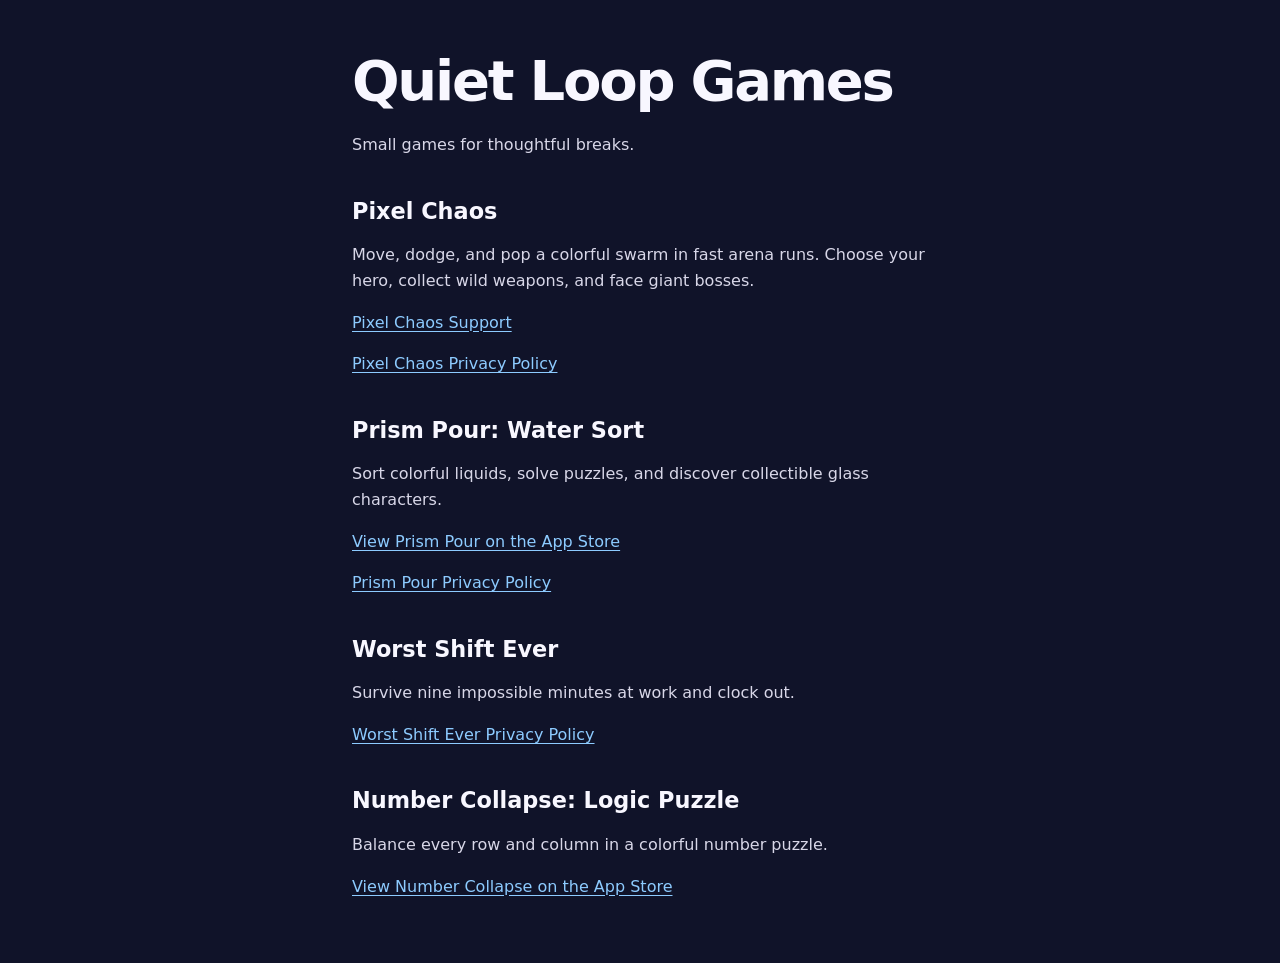
<file: index.html>
<!doctype html>
<html lang="en">
<head>
  <meta charset="utf-8">
  <meta name="viewport" content="width=device-width, initial-scale=1">
  <meta name="description" content="Quiet Loop Games creates colorful mobile games, including Pixel Chaos, Prism Pour, Worst Shift Ever, and Number Collapse.">
  <title>Quiet Loop Games</title>
  <style>
    :root { color-scheme: dark; font-family: system-ui, -apple-system, BlinkMacSystemFont, "Segoe UI", sans-serif; }
    body { margin: 0; min-height: 100vh; display: grid; place-items: center; background: #101329; color: #f8f7ff; }
    main { max-width: 36rem; padding: 3rem 1.5rem; }
    h1 { font-size: clamp(2rem, 8vw, 3.5rem); letter-spacing: -.04em; margin: 0 0 1.2rem; }
    h2 { font-size: 1.4rem; margin-top: 2.5rem; }
    p { line-height: 1.6; color: #d8d7e8; }
    a { color: #8dcbff; text-underline-offset: .2em; }
  </style>
</head>
<body>
  <main>
    <h1>Quiet Loop Games</h1>
    <p>Small games for thoughtful breaks.</p>
    <h2>Pixel Chaos</h2>
    <p>Move, dodge, and pop a colorful swarm in fast arena runs. Choose your hero, collect wild weapons, and face giant bosses.</p>
    <p><a href="https://quietloopgames.github.io/pixel-chaos-privacy-policy/support/">Pixel Chaos Support</a></p>
    <p><a href="https://quietloopgames.github.io/pixel-chaos-privacy-policy/">Pixel Chaos Privacy Policy</a></p>
    <h2>Prism Pour: Water Sort</h2>
    <p>Sort colorful liquids, solve puzzles, and discover collectible glass characters.</p>
    <p><a href="https://apps.apple.com/app/id6813909997">View Prism Pour on the App Store</a></p>
    <p><a href="https://quietloopgames.github.io/prism-pour-privacy-policy/">Prism Pour Privacy Policy</a></p>
    <h2>Worst Shift Ever</h2>
    <p>Survive nine impossible minutes at work and clock out.</p>
    <p><a href="https://quietloopgames.github.io/worst-shift-ever/privacy/">Worst Shift Ever Privacy Policy</a></p>
    <h2>Number Collapse: Logic Puzzle</h2>
    <p>Balance every row and column in a colorful number puzzle.</p>
    <p><a href="https://apps.apple.com/app/number-collapse-logic-puzzle/id6814004772">View Number Collapse on the App Store</a></p>
  </main>
</body>
</html>
</file>
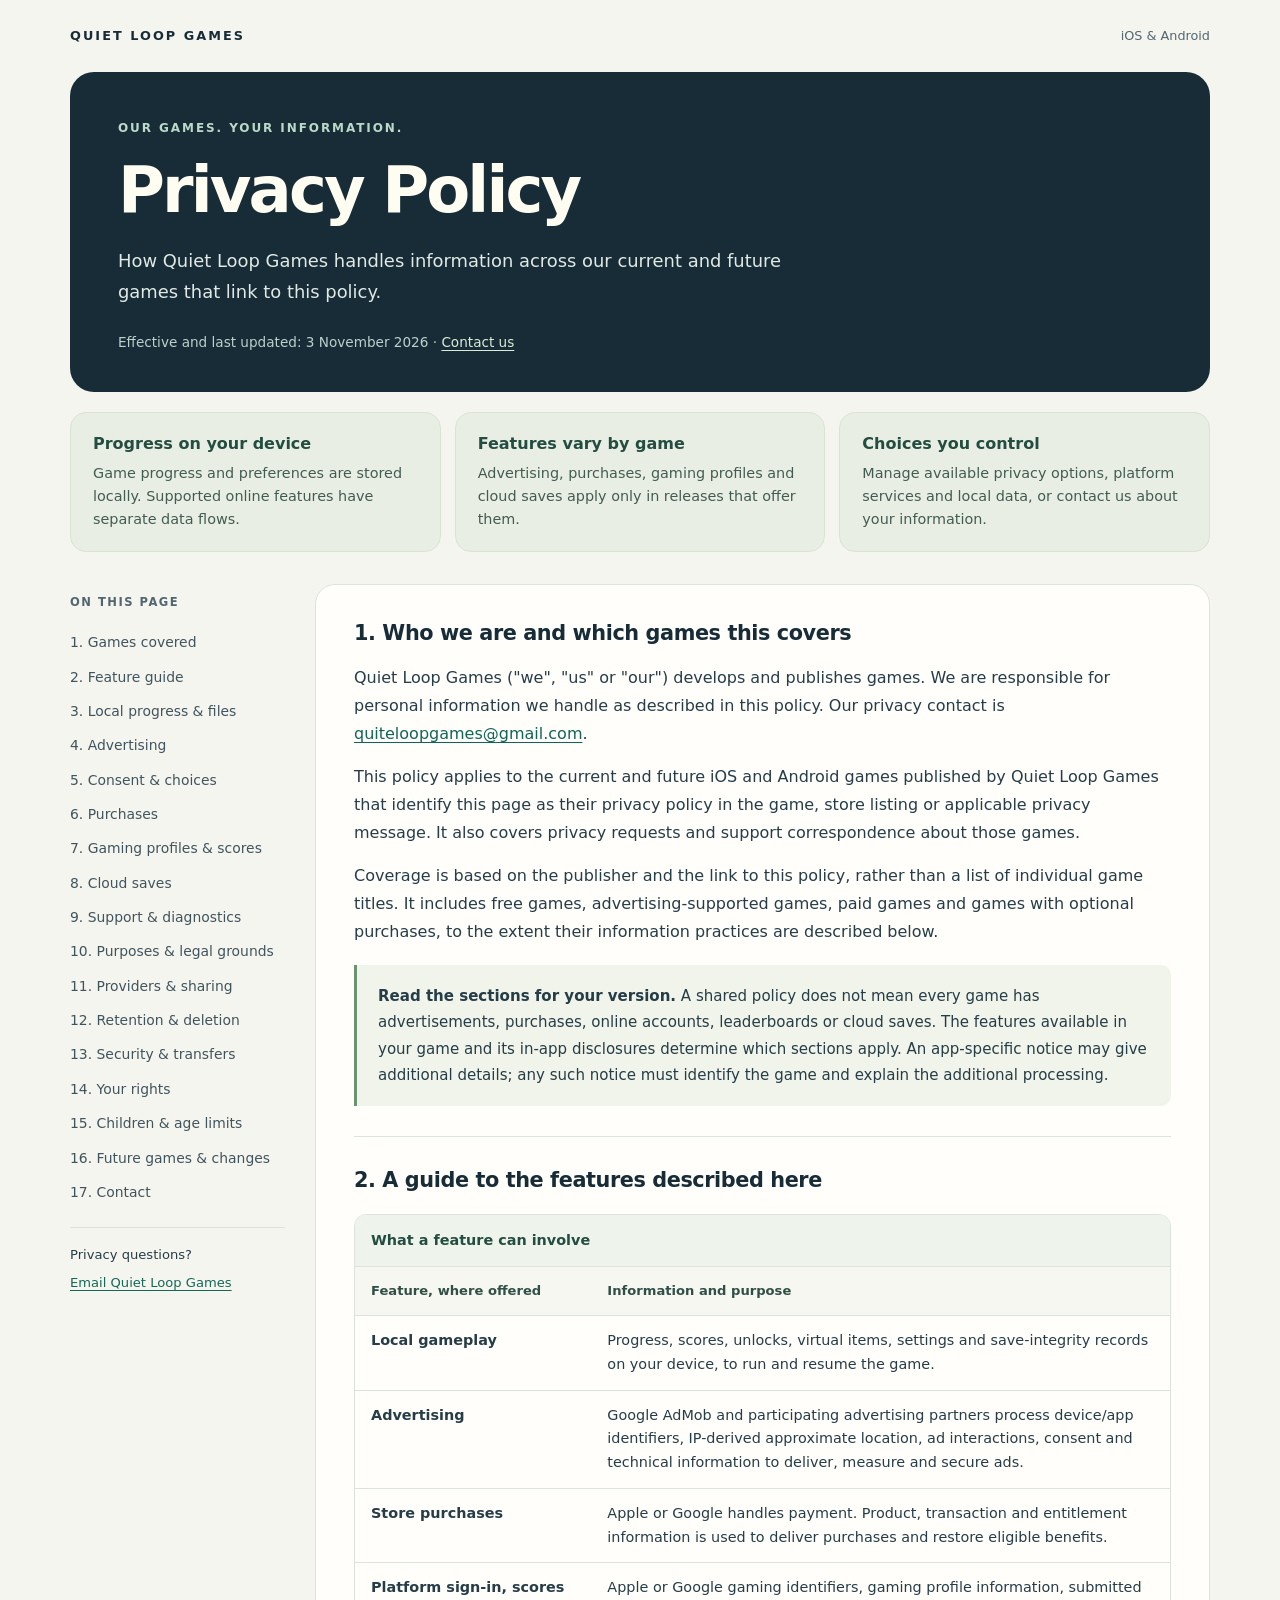
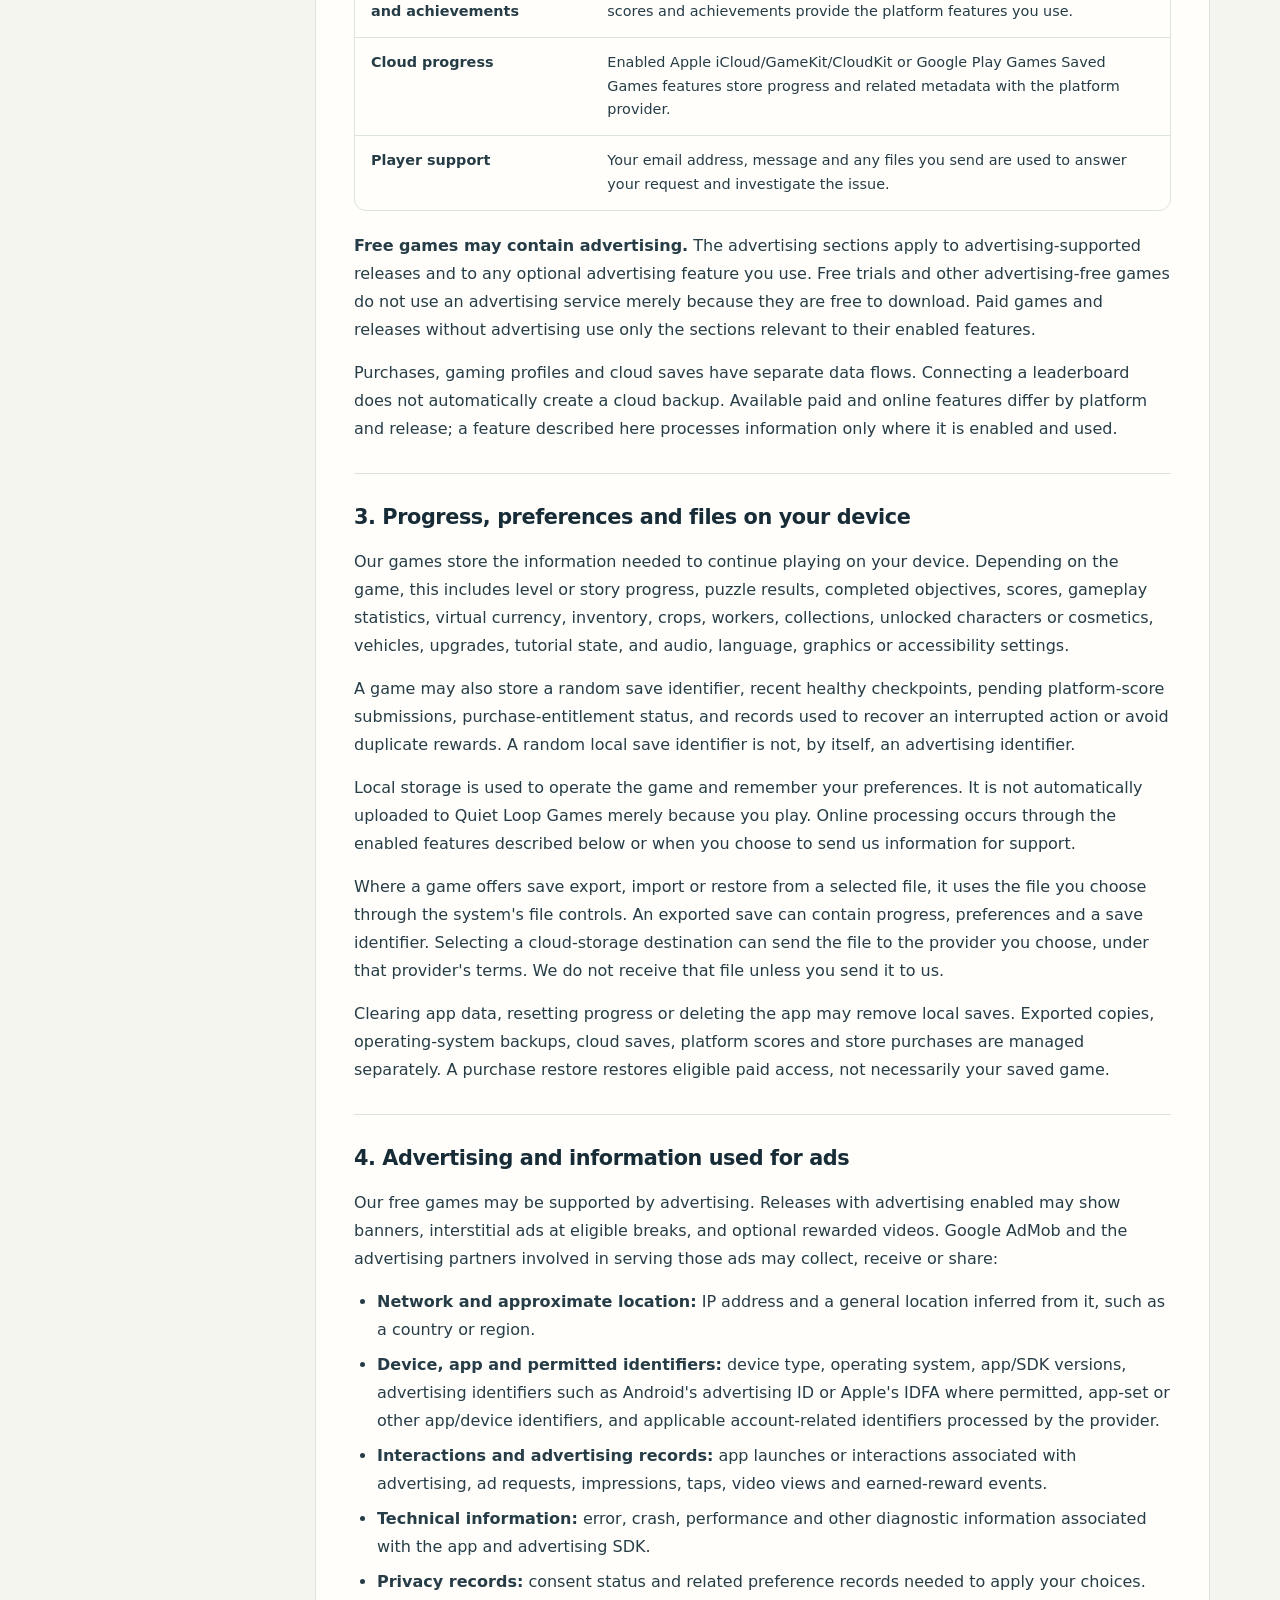
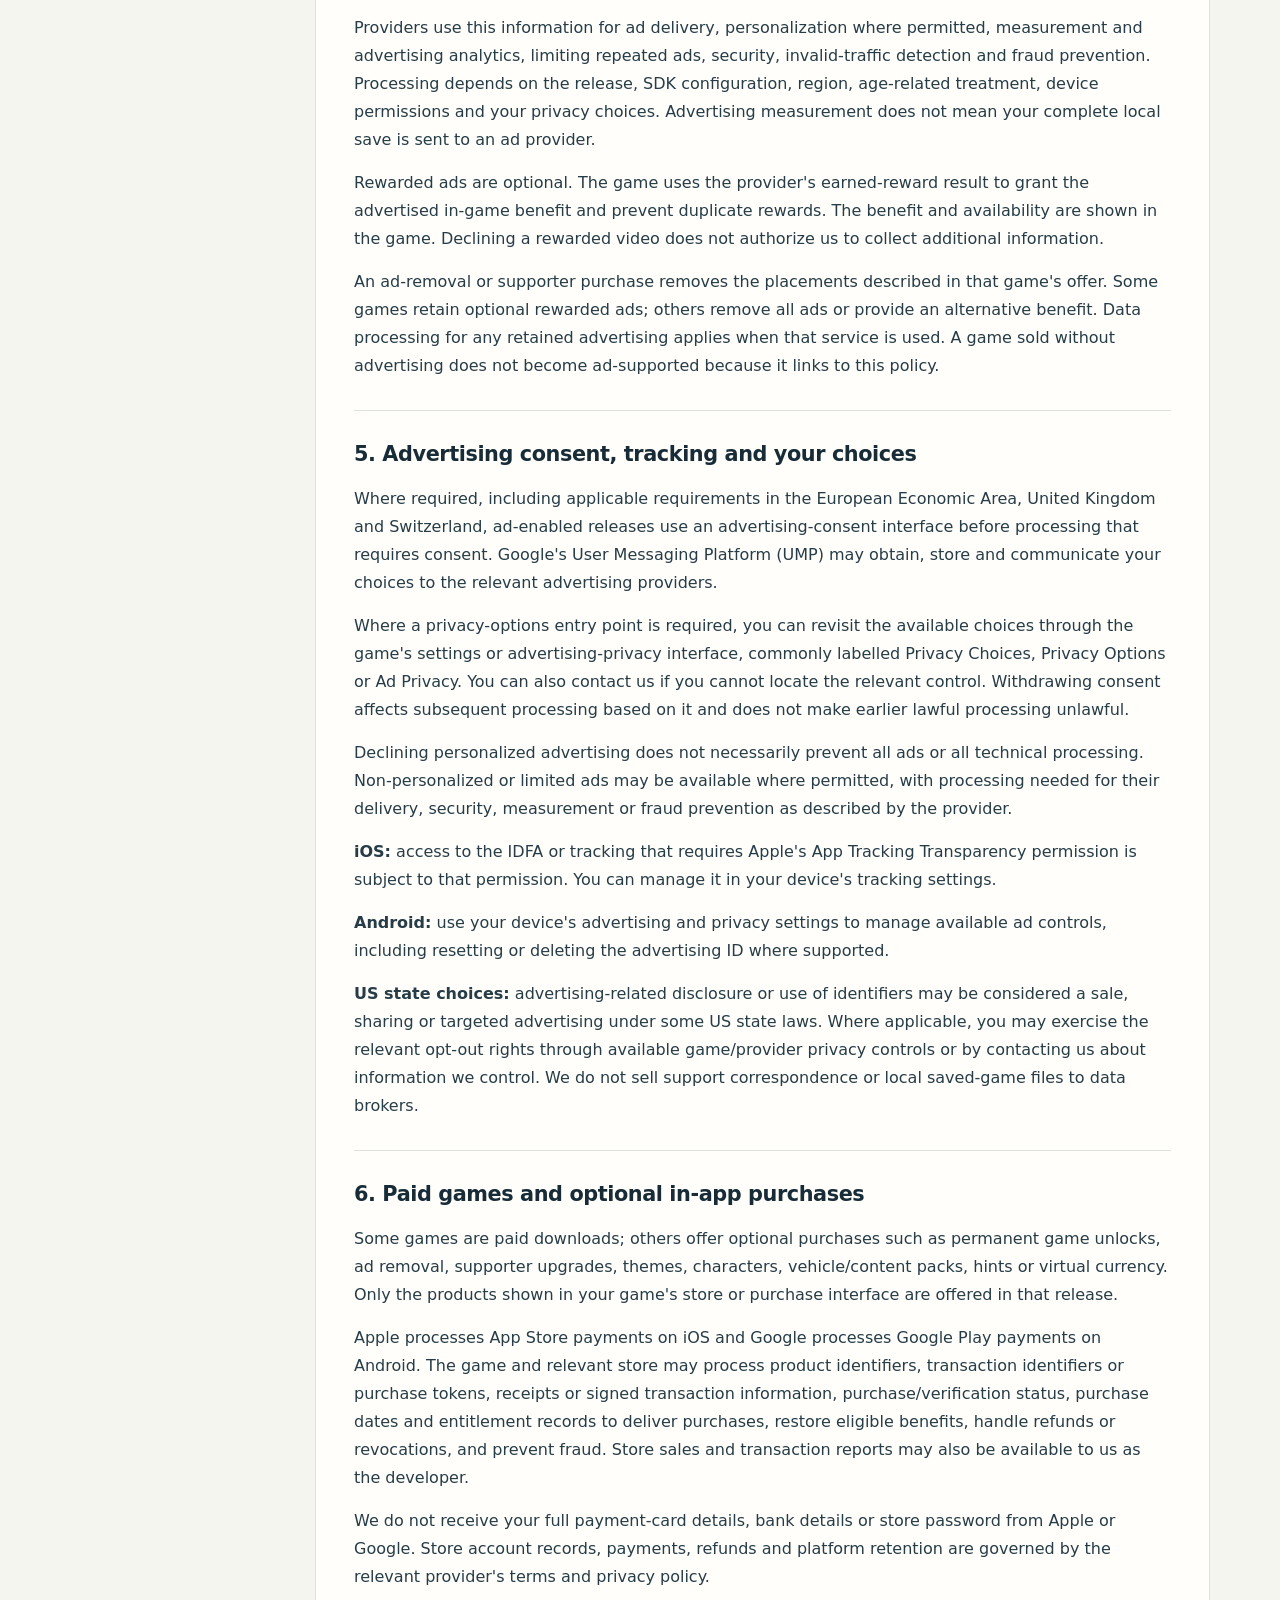
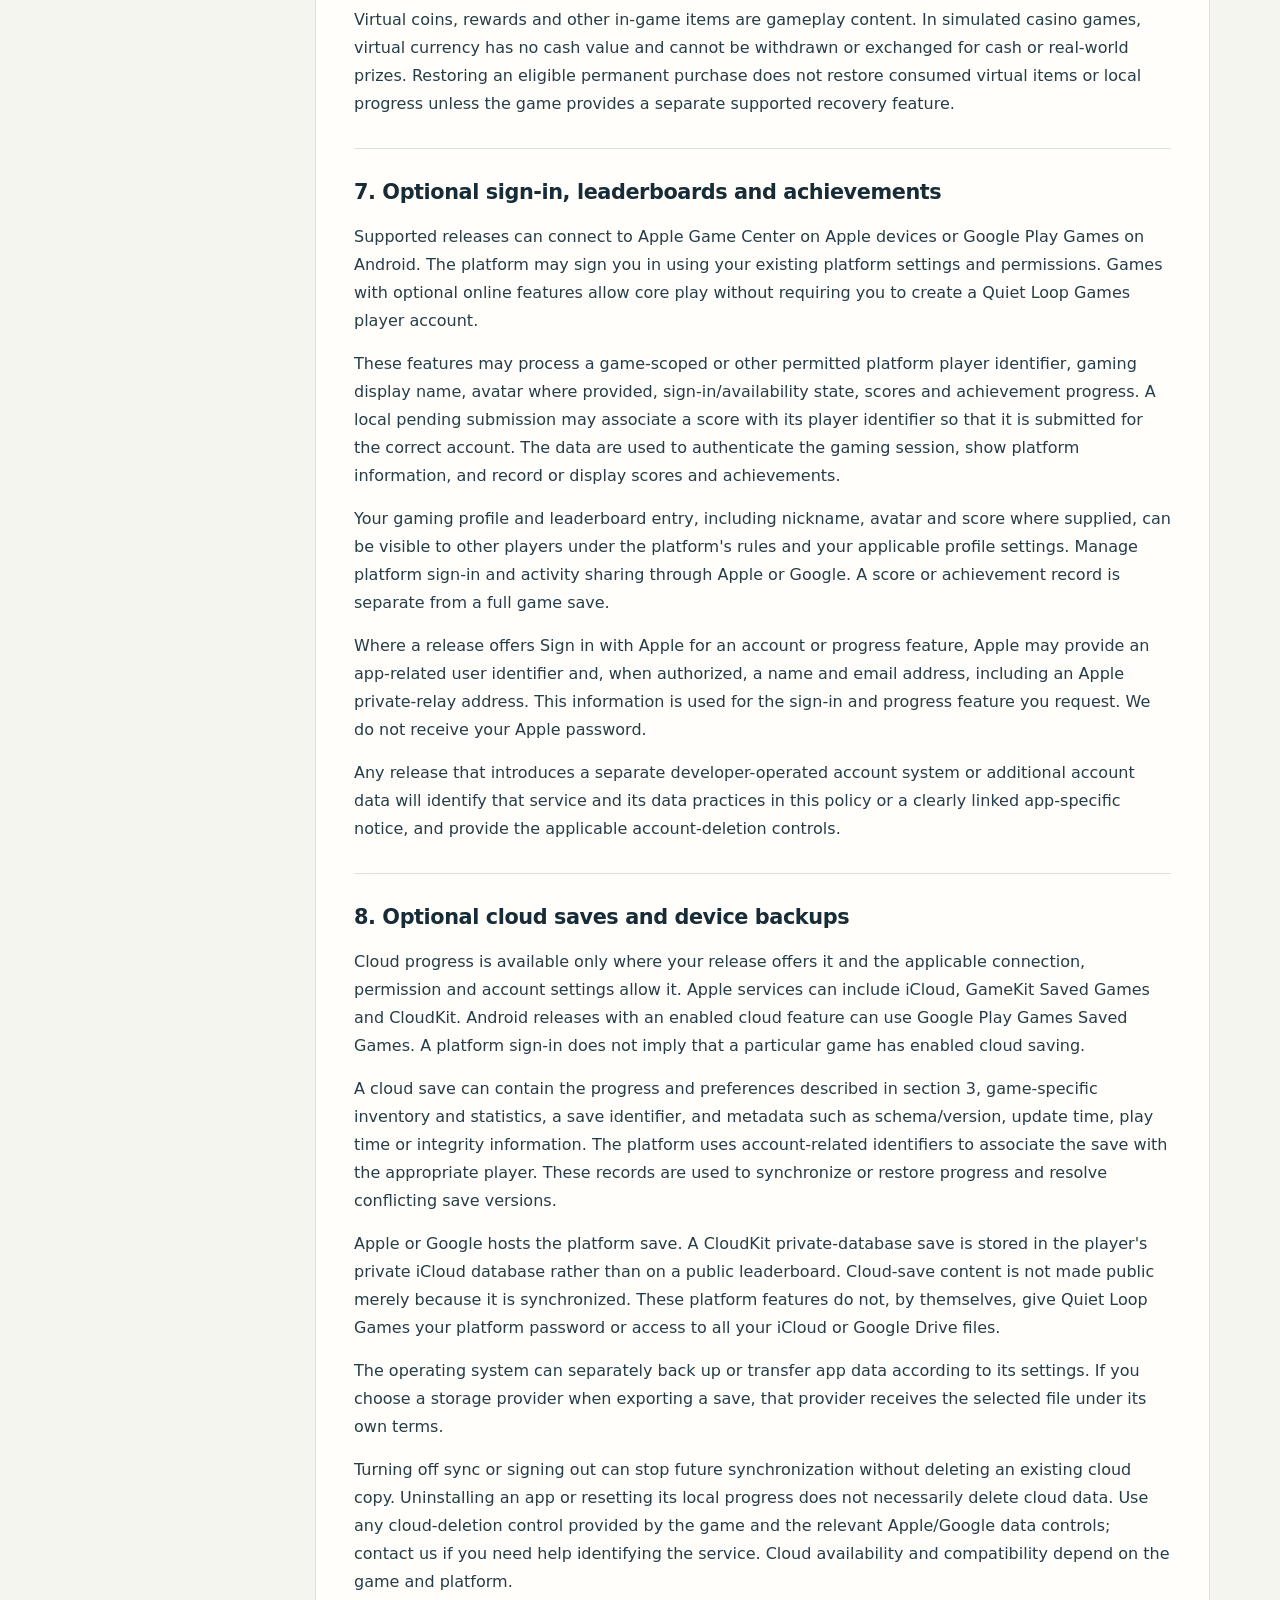
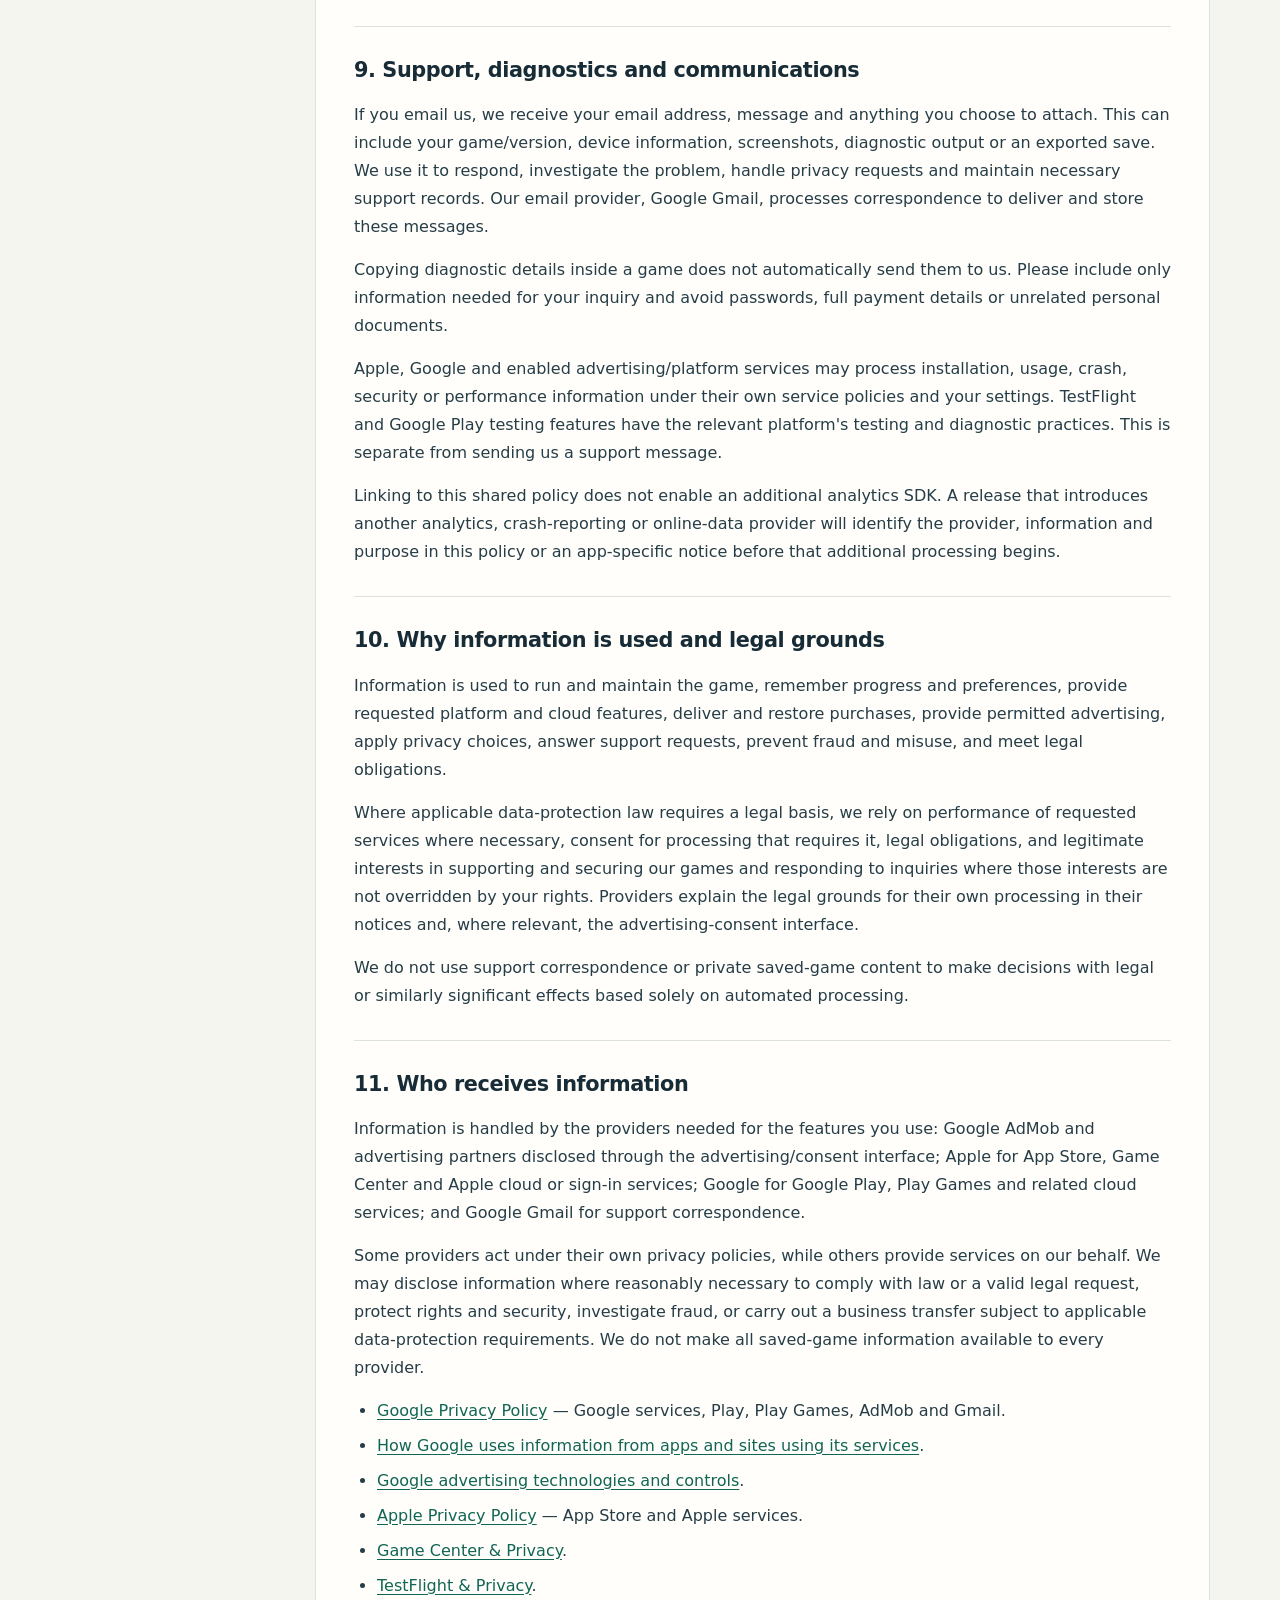
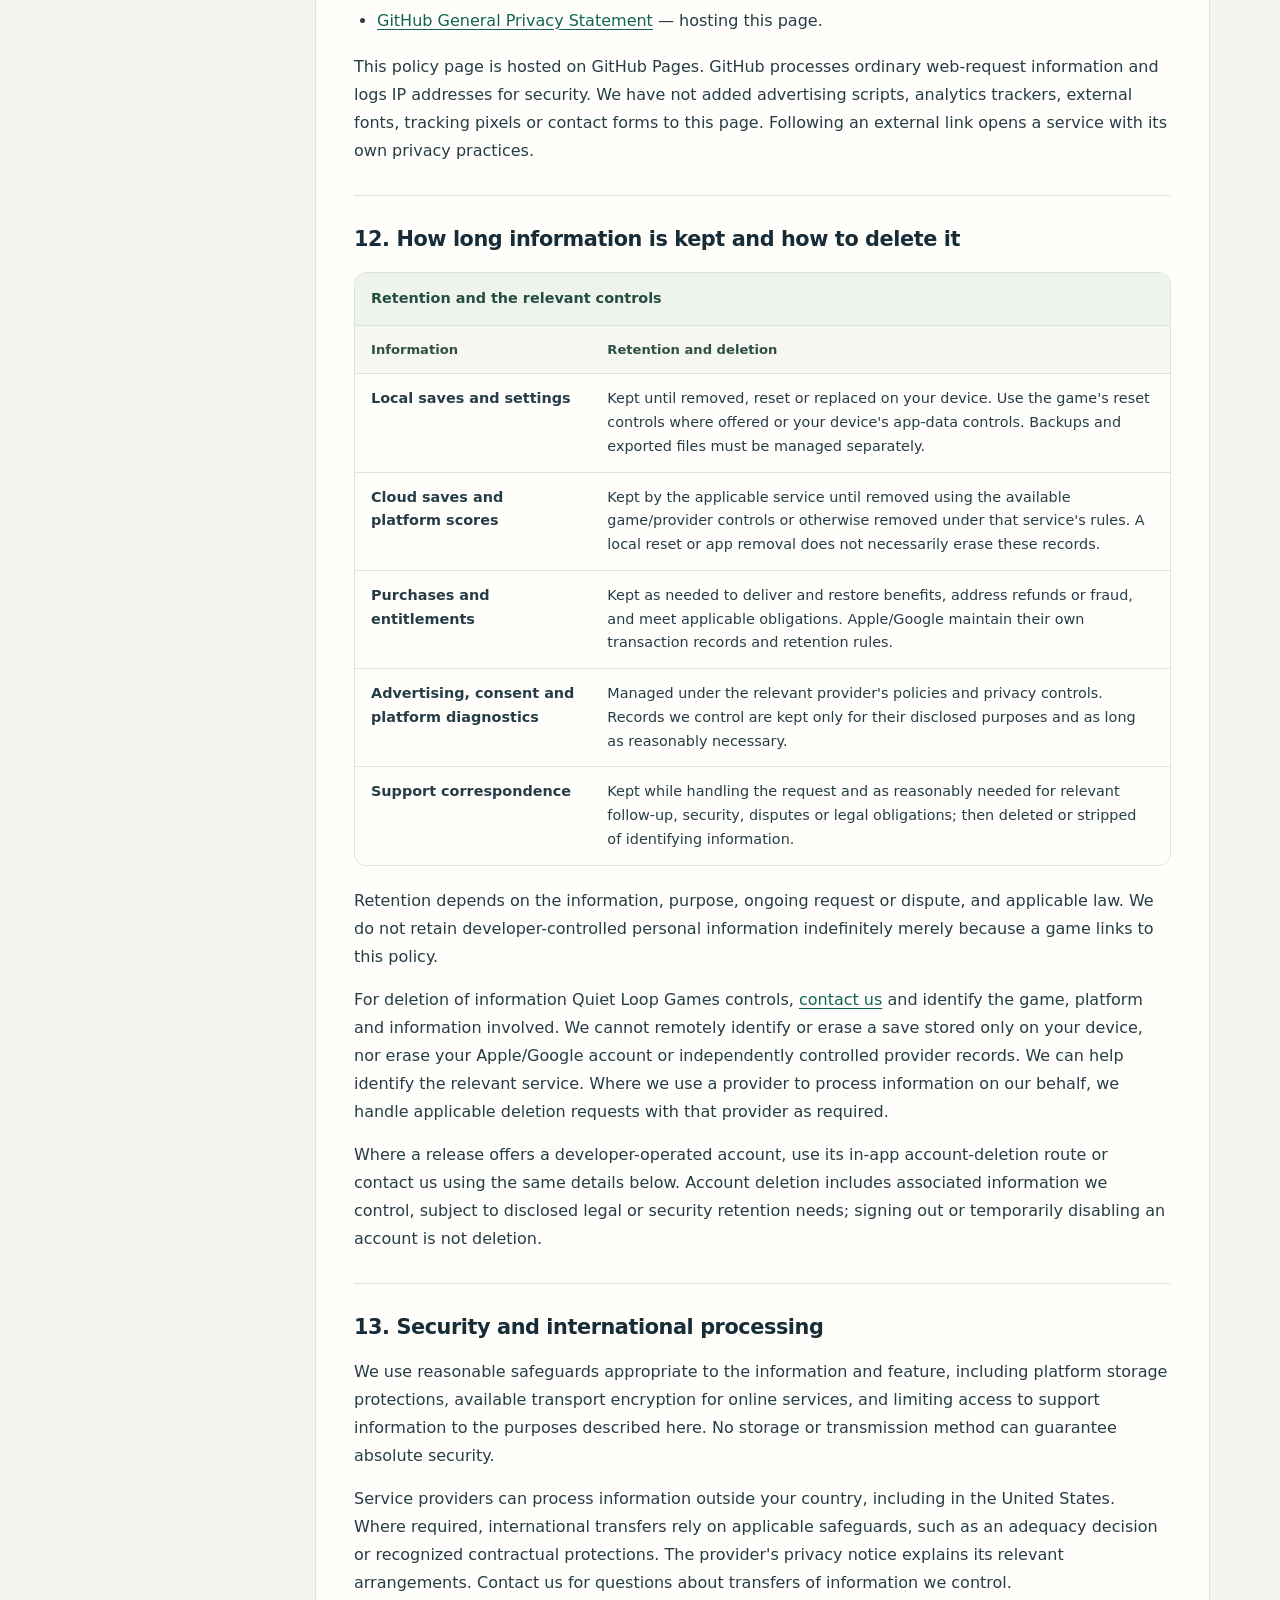
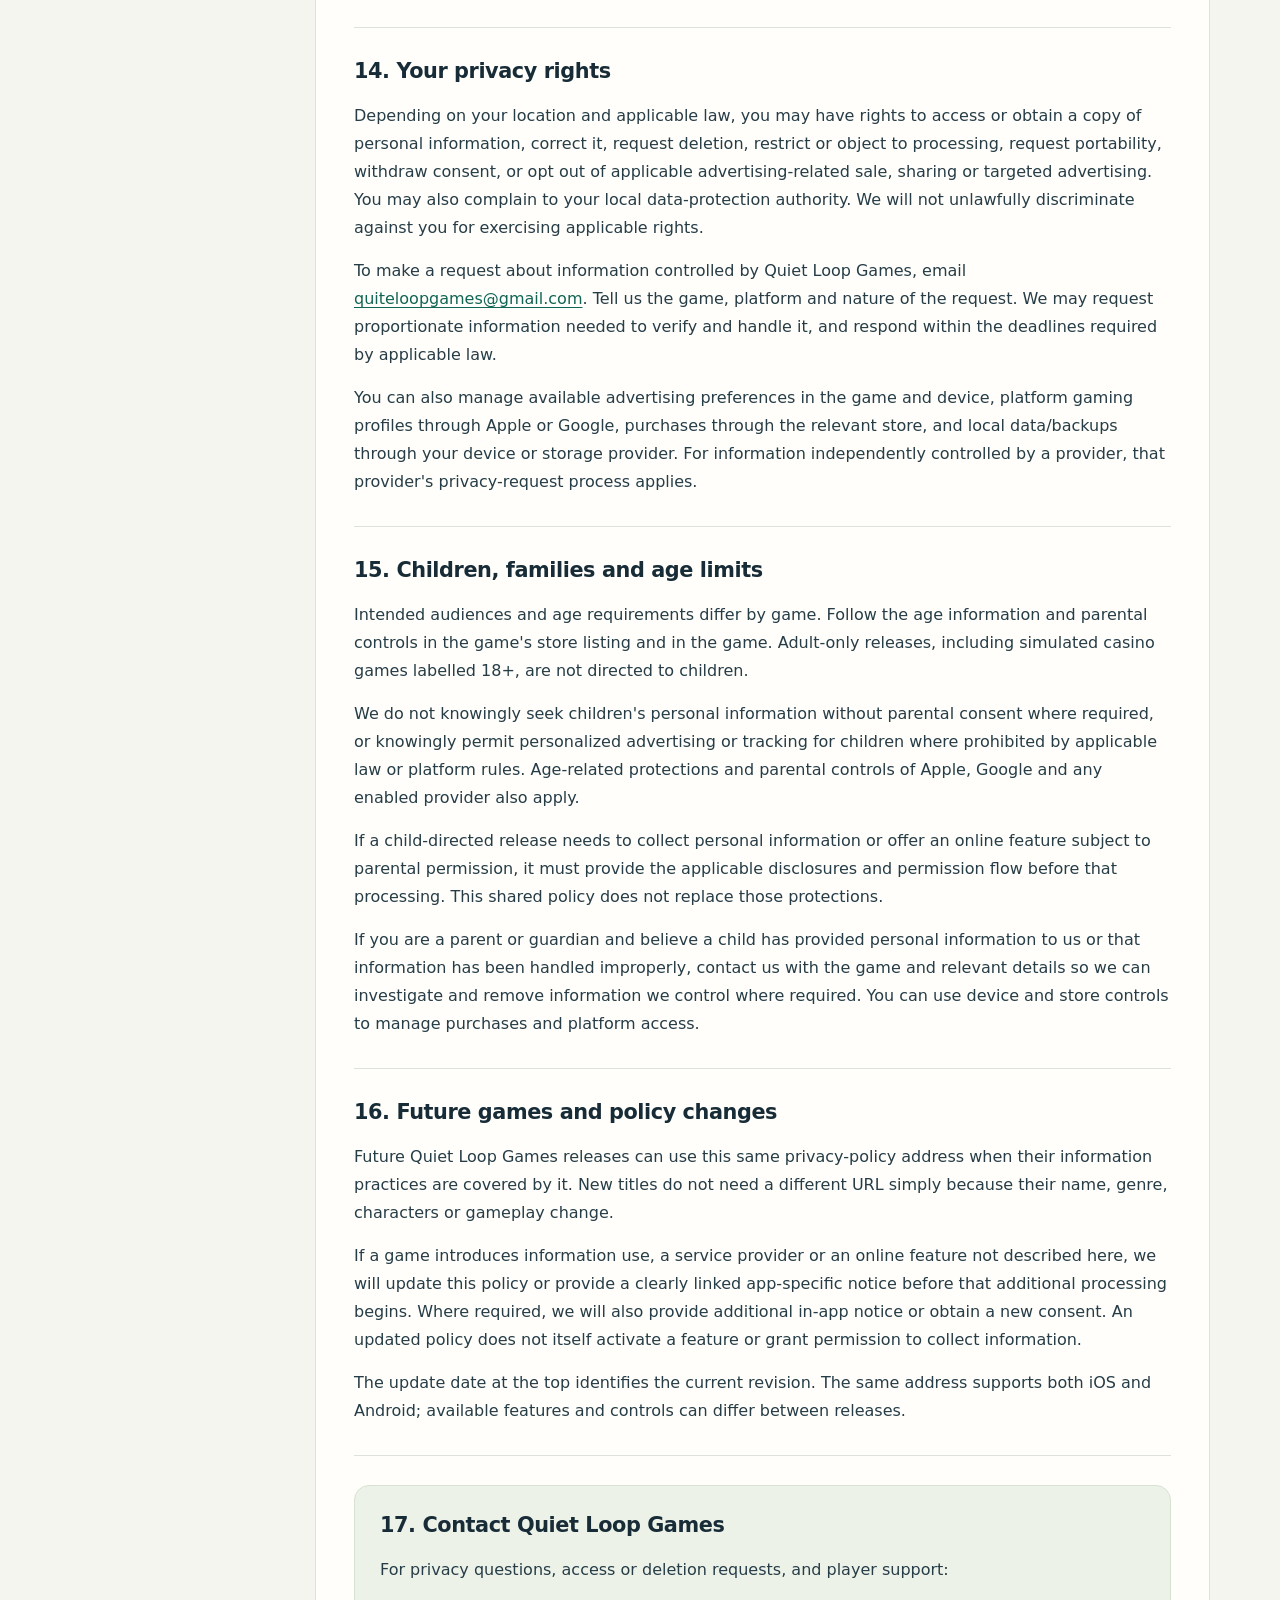
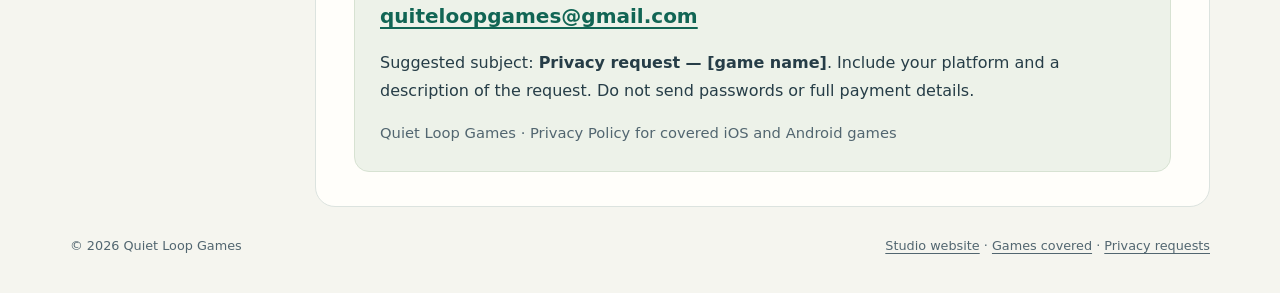
<file: privacy/index.html>
<!doctype html>
<html lang="en">
<head>
  <meta charset="utf-8">
  <meta name="viewport" content="width=device-width, initial-scale=1">
  <meta name="description" content="Quiet Loop Games Privacy Policy for current and future iOS and Android games that link to this page. Learn about local progress, advertising, purchases, platform gaming services, cloud saves and your choices.">
  <meta name="theme-color" content="#172c37">
  <meta name="color-scheme" content="light">
  <link rel="canonical" href="https://quietloopgames.github.io/privacy/">
  <title>Privacy Policy | Quiet Loop Games — iOS &amp; Android</title>
  <style>
    :root{font-family:system-ui,-apple-system,BlinkMacSystemFont,"Segoe UI",sans-serif;color:#263d47;background:#f5f5ef;font-size:16px;line-height:1.75;--muted:#526670;--line:#dce3df;--accent:#146859;--ink:#172c37}
    *{box-sizing:border-box}html{scroll-behavior:smooth;scroll-padding-top:24px}body{margin:0}a{color:#116554;text-underline-offset:.2em;overflow-wrap:anywhere}a:hover{text-decoration-thickness:2px}a:focus-visible{outline:3px solid #c08a28;outline-offset:5px;border-radius:3px}
    .skip{position:absolute;left:16px;top:-100px;padding:10px 18px;background:#fff;color:var(--ink);z-index:2}.skip:focus{top:12px}.wrap{width:min(1140px,calc(100% - 48px));margin:auto}.masthead{display:flex;justify-content:space-between;align-items:center;gap:20px;padding:25px 0;color:var(--ink)}.wordmark{font-size:.8rem;font-weight:800;letter-spacing:.16em;text-decoration:none;color:var(--ink)}.platform{font-size:.8rem;color:var(--muted)}
    .hero{background:var(--ink);color:#fffdf1;border-radius:24px;padding:46px 48px 38px;position:relative;overflow:hidden}.eyebrow{font-size:.75rem;letter-spacing:.16em;text-transform:uppercase;font-weight:750;color:#bcd8c7}.hero h1{font-size:clamp(2.3rem,6vw,4rem);line-height:1.1;letter-spacing:-.045em;margin:16px 0 19px}.hero .intro{font-size:1.12rem;max-width:62ch;color:#e0e9e4;margin-bottom:23px}.meta{font-size:.85rem;color:#bcd0cc}.hero a{color:#dbecd6}.summary{display:grid;grid-template-columns:repeat(3,1fr);gap:14px;margin:20px 0 32px}.summary div{background:#e9eee4;border:1px solid #d9e3d3;border-radius:16px;padding:20px 22px}.summary strong{display:block;line-height:1.35;margin-bottom:7px;color:#244d41}.summary p{font-size:.9rem;margin:0;color:#435c51;line-height:1.6}
    .layout{display:grid;grid-template-columns:215px minmax(0,1fr);gap:30px;align-items:start}.contents{position:sticky;top:24px;padding:8px 0 20px;font-size:.87rem}.contents p{font-size:.72rem;font-weight:800;letter-spacing:.13em;text-transform:uppercase;color:var(--muted);margin:0 0 13px}.contents a{display:block;text-decoration:none;color:#40545d;padding:5px 0}.contents a:hover{color:var(--accent);text-decoration:underline}.contents .help{border-top:1px solid var(--line);padding-top:16px;margin-top:18px;font-size:.82rem}.contents .help a{color:var(--accent);text-decoration:underline}
    article{background:#fffefa;border:1px solid var(--line);border-radius:20px;padding:34px 38px;min-width:0}section{scroll-margin-top:24px}section+section{border-top:1px solid var(--line);padding-top:29px;margin-top:30px}h2{font-size:1.3rem;line-height:1.4;letter-spacing:-.02em;color:var(--ink);margin:0 0 16px}h3{font-size:1rem;color:#27594e;margin:24px 0 9px;line-height:1.5}p{margin:0 0 15px}p:last-child{margin-bottom:0}ul,ol{margin:8px 0 18px;padding-left:23px}li{margin:7px 0}.note{color:var(--muted);font-size:.92rem}.callout{padding:18px 21px;border-left:3px solid #6c9270;background:#f0f4ea;border-radius:0 10px 10px 0;margin:19px 0}.callout p{font-size:.94rem}.table-wrap{overflow:auto;border:1px solid var(--line);border-radius:12px;margin:18px 0 21px}table{border-collapse:collapse;width:100%;font-size:.9rem;line-height:1.65}caption{text-align:left;font-weight:700;padding:14px 16px;background:#eef3ec;color:#244d41}th,td{text-align:left;vertical-align:top;padding:13px 16px;border-top:1px solid var(--line);overflow-wrap:anywhere}thead th{background:#f6f7f0;color:#304f47;font-size:.82rem}tbody th{font-weight:650;width:29%}.contact{padding:25px;background:#edf2e9;border:1px solid #d7e2d2;border-radius:15px}.contact .email{font-size:clamp(1rem,3.8vw,1.25rem);font-weight:700}.footer{display:flex;flex-wrap:wrap;justify-content:space-between;gap:10px;padding:28px 0 36px;color:var(--muted);font-size:.8rem}.footer a{color:var(--muted)}
    @media(max-width:860px){.layout{grid-template-columns:1fr;gap:18px}.contents{position:static;display:flex;flex-wrap:wrap;gap:4px 18px;border-bottom:1px solid var(--line);padding:0 0 20px}.contents p{width:100%;margin-bottom:2px}.contents a{display:inline-block}.contents .help{display:none}.hero{padding:36px}.summary{margin-bottom:24px}article{padding:30px}}
    @media(max-width:560px){.wrap{width:calc(100% - 28px)}.masthead{padding:19px 2px;gap:12px}.wordmark{font-size:.68rem;letter-spacing:.12em}.platform{font-size:.72rem}.hero{padding:29px 24px;border-radius:19px}.hero .intro{font-size:1rem}.summary{grid-template-columns:1fr;gap:10px;margin-top:14px}.summary div{padding:16px 20px}.summary strong{margin-bottom:4px}.contents{font-size:.82rem;gap:1px 16px}article{padding:25px 20px;border-radius:16px}h2{font-size:1.18rem}.contact{padding:20px}th,td{padding:12px;font-size:.84rem}tbody th{width:34%}.footer{padding-top:22px}}
    @media(prefers-reduced-motion:reduce){html{scroll-behavior:auto}}
    @media print{body{background:#fff;color:#000}.wrap{width:100%}.masthead,.contents,.summary,.footer{display:none}.hero{background:#fff;color:#000;border-bottom:2px solid #333;border-radius:0;padding:0 0 20px}.hero .intro,.eyebrow,.meta{color:#333}.hero h1{font-size:2.2rem}.layout{display:block}article{border:0;padding:24px 0}.table-wrap{overflow:visible}h2,h3{break-after:avoid}a{color:inherit}.contact,.callout{background:#f5f5f5}}
  </style>
</head>
<body>
  <a class="skip" href="#policy">Skip to privacy policy</a>
  <div class="wrap">
    <div class="masthead"><a class="wordmark" href="https://quietloopgames.github.io/">QUIET LOOP GAMES</a><span class="platform">iOS &amp; Android</span></div>
    <header class="hero">
      <div class="eyebrow">Our games. Your information.</div>
      <h1>Privacy Policy</h1>
      <p class="intro">How Quiet Loop Games handles information across our current and future games that link to this policy.</p>
      <div class="meta">Effective and last updated: <time datetime="2026-11-03">3 November 2026</time> · <a href="#contact">Contact us</a></div>
    </header>
    <div class="summary" aria-label="Policy at a glance">
      <div><strong>Progress on your device</strong><p>Game progress and preferences are stored locally. Supported online features have separate data flows.</p></div>
      <div><strong>Features vary by game</strong><p>Advertising, purchases, gaming profiles and cloud saves apply only in releases that offer them.</p></div>
      <div><strong>Choices you control</strong><p>Manage available privacy options, platform services and local data, or contact us about your information.</p></div>
    </div>
    <main class="layout" id="policy">
      <nav class="contents" aria-label="Privacy policy sections">
        <p>On this page</p>
        <a href="#scope">1. Games covered</a>
        <a href="#features">2. Feature guide</a>
        <a href="#local-data">3. Local progress &amp; files</a>
        <a href="#advertising">4. Advertising</a>
        <a href="#privacy-choices">5. Consent &amp; choices</a>
        <a href="#purchases">6. Purchases</a>
        <a href="#gaming-services">7. Gaming profiles &amp; scores</a>
        <a href="#cloud-saves">8. Cloud saves</a>
        <a href="#support">9. Support &amp; diagnostics</a>
        <a href="#purposes">10. Purposes &amp; legal grounds</a>
        <a href="#sharing">11. Providers &amp; sharing</a>
        <a href="#retention">12. Retention &amp; deletion</a>
        <a href="#security">13. Security &amp; transfers</a>
        <a href="#rights">14. Your rights</a>
        <a href="#children">15. Children &amp; age limits</a>
        <a href="#changes">16. Future games &amp; changes</a>
        <a href="#contact">17. Contact</a>
        <div class="help">Privacy questions?<a href="mailto:quiteloopgames@gmail.com">Email Quiet Loop Games</a></div>
      </nav>
      <article>
        <section aria-labelledby="scope">
          <h2 id="scope">1. Who we are and which games this covers</h2>
          <p>Quiet Loop Games ("we", "us" or "our") develops and publishes games. We are responsible for personal information we handle as described in this policy. Our privacy contact is <a href="mailto:quiteloopgames@gmail.com">quiteloopgames@gmail.com</a>.</p>
          <p>This policy applies to the current and future iOS and Android games published by Quiet Loop Games that identify this page as their privacy policy in the game, store listing or applicable privacy message. It also covers privacy requests and support correspondence about those games.</p>
          <p>Coverage is based on the publisher and the link to this policy, rather than a list of individual game titles. It includes free games, advertising-supported games, paid games and games with optional purchases, to the extent their information practices are described below.</p>
          <div class="callout"><p><strong>Read the sections for your version.</strong> A shared policy does not mean every game has advertisements, purchases, online accounts, leaderboards or cloud saves. The features available in your game and its in-app disclosures determine which sections apply. An app-specific notice may give additional details; any such notice must identify the game and explain the additional processing.</p></div>
        </section>

        <section aria-labelledby="features">
          <h2 id="features">2. A guide to the features described here</h2>
          <div class="table-wrap">
            <table>
              <caption>What a feature can involve</caption>
              <thead><tr><th scope="col">Feature, where offered</th><th scope="col">Information and purpose</th></tr></thead>
              <tbody>
                <tr><th scope="row">Local gameplay</th><td>Progress, scores, unlocks, virtual items, settings and save-integrity records on your device, to run and resume the game.</td></tr>
                <tr><th scope="row">Advertising</th><td>Google AdMob and participating advertising partners process device/app identifiers, IP-derived approximate location, ad interactions, consent and technical information to deliver, measure and secure ads.</td></tr>
                <tr><th scope="row">Store purchases</th><td>Apple or Google handles payment. Product, transaction and entitlement information is used to deliver purchases and restore eligible benefits.</td></tr>
                <tr><th scope="row">Platform sign-in, scores and achievements</th><td>Apple or Google gaming identifiers, gaming profile information, submitted scores and achievements provide the platform features you use.</td></tr>
                <tr><th scope="row">Cloud progress</th><td>Enabled Apple iCloud/GameKit/CloudKit or Google Play Games Saved Games features store progress and related metadata with the platform provider.</td></tr>
                <tr><th scope="row">Player support</th><td>Your email address, message and any files you send are used to answer your request and investigate the issue.</td></tr>
              </tbody>
            </table>
          </div>
          <p><strong>Free games may contain advertising.</strong> The advertising sections apply to advertising-supported releases and to any optional advertising feature you use. Free trials and other advertising-free games do not use an advertising service merely because they are free to download. Paid games and releases without advertising use only the sections relevant to their enabled features.</p>
          <p>Purchases, gaming profiles and cloud saves have separate data flows. Connecting a leaderboard does not automatically create a cloud backup. Available paid and online features differ by platform and release; a feature described here processes information only where it is enabled and used.</p>
        </section>

        <section aria-labelledby="local-data">
          <h2 id="local-data">3. Progress, preferences and files on your device</h2>
          <p>Our games store the information needed to continue playing on your device. Depending on the game, this includes level or story progress, puzzle results, completed objectives, scores, gameplay statistics, virtual currency, inventory, crops, workers, collections, unlocked characters or cosmetics, vehicles, upgrades, tutorial state, and audio, language, graphics or accessibility settings.</p>
          <p>A game may also store a random save identifier, recent healthy checkpoints, pending platform-score submissions, purchase-entitlement status, and records used to recover an interrupted action or avoid duplicate rewards. A random local save identifier is not, by itself, an advertising identifier.</p>
          <p>Local storage is used to operate the game and remember your preferences. It is not automatically uploaded to Quiet Loop Games merely because you play. Online processing occurs through the enabled features described below or when you choose to send us information for support.</p>
          <p>Where a game offers save export, import or restore from a selected file, it uses the file you choose through the system's file controls. An exported save can contain progress, preferences and a save identifier. Selecting a cloud-storage destination can send the file to the provider you choose, under that provider's terms. We do not receive that file unless you send it to us.</p>
          <p>Clearing app data, resetting progress or deleting the app may remove local saves. Exported copies, operating-system backups, cloud saves, platform scores and store purchases are managed separately. A purchase restore restores eligible paid access, not necessarily your saved game.</p>
        </section>

        <section aria-labelledby="advertising">
          <h2 id="advertising">4. Advertising and information used for ads</h2>
          <p>Our free games may be supported by advertising. Releases with advertising enabled may show banners, interstitial ads at eligible breaks, and optional rewarded videos. Google AdMob and the advertising partners involved in serving those ads may collect, receive or share:</p>
          <ul>
            <li><strong>Network and approximate location:</strong> IP address and a general location inferred from it, such as a country or region.</li>
            <li><strong>Device, app and permitted identifiers:</strong> device type, operating system, app/SDK versions, advertising identifiers such as Android's advertising ID or Apple's IDFA where permitted, app-set or other app/device identifiers, and applicable account-related identifiers processed by the provider.</li>
            <li><strong>Interactions and advertising records:</strong> app launches or interactions associated with advertising, ad requests, impressions, taps, video views and earned-reward events.</li>
            <li><strong>Technical information:</strong> error, crash, performance and other diagnostic information associated with the app and advertising SDK.</li>
            <li><strong>Privacy records:</strong> consent status and related preference records needed to apply your choices.</li>
          </ul>
          <p>Providers use this information for ad delivery, personalization where permitted, measurement and advertising analytics, limiting repeated ads, security, invalid-traffic detection and fraud prevention. Processing depends on the release, SDK configuration, region, age-related treatment, device permissions and your privacy choices. Advertising measurement does not mean your complete local save is sent to an ad provider.</p>
          <p>Rewarded ads are optional. The game uses the provider's earned-reward result to grant the advertised in-game benefit and prevent duplicate rewards. The benefit and availability are shown in the game. Declining a rewarded video does not authorize us to collect additional information.</p>
          <p>An ad-removal or supporter purchase removes the placements described in that game's offer. Some games retain optional rewarded ads; others remove all ads or provide an alternative benefit. Data processing for any retained advertising applies when that service is used. A game sold without advertising does not become ad-supported because it links to this policy.</p>
        </section>

        <section aria-labelledby="privacy-choices">
          <h2 id="privacy-choices">5. Advertising consent, tracking and your choices</h2>
          <p>Where required, including applicable requirements in the European Economic Area, United Kingdom and Switzerland, ad-enabled releases use an advertising-consent interface before processing that requires consent. Google's User Messaging Platform (UMP) may obtain, store and communicate your choices to the relevant advertising providers.</p>
          <p>Where a privacy-options entry point is required, you can revisit the available choices through the game's settings or advertising-privacy interface, commonly labelled Privacy Choices, Privacy Options or Ad Privacy. You can also contact us if you cannot locate the relevant control. Withdrawing consent affects subsequent processing based on it and does not make earlier lawful processing unlawful.</p>
          <p>Declining personalized advertising does not necessarily prevent all ads or all technical processing. Non-personalized or limited ads may be available where permitted, with processing needed for their delivery, security, measurement or fraud prevention as described by the provider.</p>
          <p><strong>iOS:</strong> access to the IDFA or tracking that requires Apple's App Tracking Transparency permission is subject to that permission. You can manage it in your device's tracking settings.</p>
          <p><strong>Android:</strong> use your device's advertising and privacy settings to manage available ad controls, including resetting or deleting the advertising ID where supported.</p>
          <p><strong>US state choices:</strong> advertising-related disclosure or use of identifiers may be considered a sale, sharing or targeted advertising under some US state laws. Where applicable, you may exercise the relevant opt-out rights through available game/provider privacy controls or by contacting us about information we control. We do not sell support correspondence or local saved-game files to data brokers.</p>
        </section>

        <section aria-labelledby="purchases">
          <h2 id="purchases">6. Paid games and optional in-app purchases</h2>
          <p>Some games are paid downloads; others offer optional purchases such as permanent game unlocks, ad removal, supporter upgrades, themes, characters, vehicle/content packs, hints or virtual currency. Only the products shown in your game's store or purchase interface are offered in that release.</p>
          <p>Apple processes App Store payments on iOS and Google processes Google Play payments on Android. The game and relevant store may process product identifiers, transaction identifiers or purchase tokens, receipts or signed transaction information, purchase/verification status, purchase dates and entitlement records to deliver purchases, restore eligible benefits, handle refunds or revocations, and prevent fraud. Store sales and transaction reports may also be available to us as the developer.</p>
          <p>We do not receive your full payment-card details, bank details or store password from Apple or Google. Store account records, payments, refunds and platform retention are governed by the relevant provider's terms and privacy policy.</p>
          <p>Virtual coins, rewards and other in-game items are gameplay content. In simulated casino games, virtual currency has no cash value and cannot be withdrawn or exchanged for cash or real-world prizes. Restoring an eligible permanent purchase does not restore consumed virtual items or local progress unless the game provides a separate supported recovery feature.</p>
        </section>

        <section aria-labelledby="gaming-services">
          <h2 id="gaming-services">7. Optional sign-in, leaderboards and achievements</h2>
          <p>Supported releases can connect to Apple Game Center on Apple devices or Google Play Games on Android. The platform may sign you in using your existing platform settings and permissions. Games with optional online features allow core play without requiring you to create a Quiet Loop Games player account.</p>
          <p>These features may process a game-scoped or other permitted platform player identifier, gaming display name, avatar where provided, sign-in/availability state, scores and achievement progress. A local pending submission may associate a score with its player identifier so that it is submitted for the correct account. The data are used to authenticate the gaming session, show platform information, and record or display scores and achievements.</p>
          <p>Your gaming profile and leaderboard entry, including nickname, avatar and score where supplied, can be visible to other players under the platform's rules and your applicable profile settings. Manage platform sign-in and activity sharing through Apple or Google. A score or achievement record is separate from a full game save.</p>
          <p>Where a release offers Sign in with Apple for an account or progress feature, Apple may provide an app-related user identifier and, when authorized, a name and email address, including an Apple private-relay address. This information is used for the sign-in and progress feature you request. We do not receive your Apple password.</p>
          <p>Any release that introduces a separate developer-operated account system or additional account data will identify that service and its data practices in this policy or a clearly linked app-specific notice, and provide the applicable account-deletion controls.</p>
        </section>

        <section aria-labelledby="cloud-saves">
          <h2 id="cloud-saves">8. Optional cloud saves and device backups</h2>
          <p>Cloud progress is available only where your release offers it and the applicable connection, permission and account settings allow it. Apple services can include iCloud, GameKit Saved Games and CloudKit. Android releases with an enabled cloud feature can use Google Play Games Saved Games. A platform sign-in does not imply that a particular game has enabled cloud saving.</p>
          <p>A cloud save can contain the progress and preferences described in section 3, game-specific inventory and statistics, a save identifier, and metadata such as schema/version, update time, play time or integrity information. The platform uses account-related identifiers to associate the save with the appropriate player. These records are used to synchronize or restore progress and resolve conflicting save versions.</p>
          <p>Apple or Google hosts the platform save. A CloudKit private-database save is stored in the player's private iCloud database rather than on a public leaderboard. Cloud-save content is not made public merely because it is synchronized. These platform features do not, by themselves, give Quiet Loop Games your platform password or access to all your iCloud or Google Drive files.</p>
          <p>The operating system can separately back up or transfer app data according to its settings. If you choose a storage provider when exporting a save, that provider receives the selected file under its own terms.</p>
          <p>Turning off sync or signing out can stop future synchronization without deleting an existing cloud copy. Uninstalling an app or resetting its local progress does not necessarily delete cloud data. Use any cloud-deletion control provided by the game and the relevant Apple/Google data controls; contact us if you need help identifying the service. Cloud availability and compatibility depend on the game and platform.</p>
        </section>

        <section aria-labelledby="support">
          <h2 id="support">9. Support, diagnostics and communications</h2>
          <p>If you email us, we receive your email address, message and anything you choose to attach. This can include your game/version, device information, screenshots, diagnostic output or an exported save. We use it to respond, investigate the problem, handle privacy requests and maintain necessary support records. Our email provider, Google Gmail, processes correspondence to deliver and store these messages.</p>
          <p>Copying diagnostic details inside a game does not automatically send them to us. Please include only information needed for your inquiry and avoid passwords, full payment details or unrelated personal documents.</p>
          <p>Apple, Google and enabled advertising/platform services may process installation, usage, crash, security or performance information under their own service policies and your settings. TestFlight and Google Play testing features have the relevant platform's testing and diagnostic practices. This is separate from sending us a support message.</p>
          <p>Linking to this shared policy does not enable an additional analytics SDK. A release that introduces another analytics, crash-reporting or online-data provider will identify the provider, information and purpose in this policy or an app-specific notice before that additional processing begins.</p>
        </section>

        <section aria-labelledby="purposes">
          <h2 id="purposes">10. Why information is used and legal grounds</h2>
          <p>Information is used to run and maintain the game, remember progress and preferences, provide requested platform and cloud features, deliver and restore purchases, provide permitted advertising, apply privacy choices, answer support requests, prevent fraud and misuse, and meet legal obligations.</p>
          <p>Where applicable data-protection law requires a legal basis, we rely on performance of requested services where necessary, consent for processing that requires it, legal obligations, and legitimate interests in supporting and securing our games and responding to inquiries where those interests are not overridden by your rights. Providers explain the legal grounds for their own processing in their notices and, where relevant, the advertising-consent interface.</p>
          <p>We do not use support correspondence or private saved-game content to make decisions with legal or similarly significant effects based solely on automated processing.</p>
        </section>

        <section aria-labelledby="sharing">
          <h2 id="sharing">11. Who receives information</h2>
          <p>Information is handled by the providers needed for the features you use: Google AdMob and advertising partners disclosed through the advertising/consent interface; Apple for App Store, Game Center and Apple cloud or sign-in services; Google for Google Play, Play Games and related cloud services; and Google Gmail for support correspondence.</p>
          <p>Some providers act under their own privacy policies, while others provide services on our behalf. We may disclose information where reasonably necessary to comply with law or a valid legal request, protect rights and security, investigate fraud, or carry out a business transfer subject to applicable data-protection requirements. We do not make all saved-game information available to every provider.</p>
          <ul>
            <li><a href="https://policies.google.com/privacy">Google Privacy Policy</a> — Google services, Play, Play Games, AdMob and Gmail.</li>
            <li><a href="https://policies.google.com/technologies/partner-sites">How Google uses information from apps and sites using its services</a>.</li>
            <li><a href="https://policies.google.com/technologies/ads">Google advertising technologies and controls</a>.</li>
            <li><a href="https://www.apple.com/legal/privacy/">Apple Privacy Policy</a> — App Store and Apple services.</li>
            <li><a href="https://www.apple.com/legal/privacy/data/en/game-center/">Game Center &amp; Privacy</a>.</li>
            <li><a href="https://www.apple.com/legal/privacy/data/en/test-flight/">TestFlight &amp; Privacy</a>.</li>
            <li><a href="https://docs.github.com/en/site-policy/privacy-policies/github-general-privacy-statement">GitHub General Privacy Statement</a> — hosting this page.</li>
          </ul>
          <p>This policy page is hosted on GitHub Pages. GitHub processes ordinary web-request information and logs IP addresses for security. We have not added advertising scripts, analytics trackers, external fonts, tracking pixels or contact forms to this page. Following an external link opens a service with its own privacy practices.</p>
        </section>

        <section aria-labelledby="retention">
          <h2 id="retention">12. How long information is kept and how to delete it</h2>
          <div class="table-wrap">
            <table>
              <caption>Retention and the relevant controls</caption>
              <thead><tr><th scope="col">Information</th><th scope="col">Retention and deletion</th></tr></thead>
              <tbody>
                <tr><th scope="row">Local saves and settings</th><td>Kept until removed, reset or replaced on your device. Use the game's reset controls where offered or your device's app-data controls. Backups and exported files must be managed separately.</td></tr>
                <tr><th scope="row">Cloud saves and platform scores</th><td>Kept by the applicable service until removed using the available game/provider controls or otherwise removed under that service's rules. A local reset or app removal does not necessarily erase these records.</td></tr>
                <tr><th scope="row">Purchases and entitlements</th><td>Kept as needed to deliver and restore benefits, address refunds or fraud, and meet applicable obligations. Apple/Google maintain their own transaction records and retention rules.</td></tr>
                <tr><th scope="row">Advertising, consent and platform diagnostics</th><td>Managed under the relevant provider's policies and privacy controls. Records we control are kept only for their disclosed purposes and as long as reasonably necessary.</td></tr>
                <tr><th scope="row">Support correspondence</th><td>Kept while handling the request and as reasonably needed for relevant follow-up, security, disputes or legal obligations; then deleted or stripped of identifying information.</td></tr>
              </tbody>
            </table>
          </div>
          <p>Retention depends on the information, purpose, ongoing request or dispute, and applicable law. We do not retain developer-controlled personal information indefinitely merely because a game links to this policy.</p>
          <p>For deletion of information Quiet Loop Games controls, <a href="#contact">contact us</a> and identify the game, platform and information involved. We cannot remotely identify or erase a save stored only on your device, nor erase your Apple/Google account or independently controlled provider records. We can help identify the relevant service. Where we use a provider to process information on our behalf, we handle applicable deletion requests with that provider as required.</p>
          <p>Where a release offers a developer-operated account, use its in-app account-deletion route or contact us using the same details below. Account deletion includes associated information we control, subject to disclosed legal or security retention needs; signing out or temporarily disabling an account is not deletion.</p>
        </section>

        <section aria-labelledby="security">
          <h2 id="security">13. Security and international processing</h2>
          <p>We use reasonable safeguards appropriate to the information and feature, including platform storage protections, available transport encryption for online services, and limiting access to support information to the purposes described here. No storage or transmission method can guarantee absolute security.</p>
          <p>Service providers can process information outside your country, including in the United States. Where required, international transfers rely on applicable safeguards, such as an adequacy decision or recognized contractual protections. The provider's privacy notice explains its relevant arrangements. Contact us for questions about transfers of information we control.</p>
        </section>

        <section aria-labelledby="rights">
          <h2 id="rights">14. Your privacy rights</h2>
          <p>Depending on your location and applicable law, you may have rights to access or obtain a copy of personal information, correct it, request deletion, restrict or object to processing, request portability, withdraw consent, or opt out of applicable advertising-related sale, sharing or targeted advertising. You may also complain to your local data-protection authority. We will not unlawfully discriminate against you for exercising applicable rights.</p>
          <p>To make a request about information controlled by Quiet Loop Games, email <a href="mailto:quiteloopgames@gmail.com?subject=Quiet%20Loop%20Games%20privacy%20request">quiteloopgames@gmail.com</a>. Tell us the game, platform and nature of the request. We may request proportionate information needed to verify and handle it, and respond within the deadlines required by applicable law.</p>
          <p>You can also manage available advertising preferences in the game and device, platform gaming profiles through Apple or Google, purchases through the relevant store, and local data/backups through your device or storage provider. For information independently controlled by a provider, that provider's privacy-request process applies.</p>
        </section>

        <section aria-labelledby="children">
          <h2 id="children">15. Children, families and age limits</h2>
          <p>Intended audiences and age requirements differ by game. Follow the age information and parental controls in the game's store listing and in the game. Adult-only releases, including simulated casino games labelled 18+, are not directed to children.</p>
          <p>We do not knowingly seek children's personal information without parental consent where required, or knowingly permit personalized advertising or tracking for children where prohibited by applicable law or platform rules. Age-related protections and parental controls of Apple, Google and any enabled provider also apply.</p>
          <p>If a child-directed release needs to collect personal information or offer an online feature subject to parental permission, it must provide the applicable disclosures and permission flow before that processing. This shared policy does not replace those protections.</p>
          <p>If you are a parent or guardian and believe a child has provided personal information to us or that information has been handled improperly, contact us with the game and relevant details so we can investigate and remove information we control where required. You can use device and store controls to manage purchases and platform access.</p>
        </section>

        <section aria-labelledby="changes">
          <h2 id="changes">16. Future games and policy changes</h2>
          <p>Future Quiet Loop Games releases can use this same privacy-policy address when their information practices are covered by it. New titles do not need a different URL simply because their name, genre, characters or gameplay change.</p>
          <p>If a game introduces information use, a service provider or an online feature not described here, we will update this policy or provide a clearly linked app-specific notice before that additional processing begins. Where required, we will also provide additional in-app notice or obtain a new consent. An updated policy does not itself activate a feature or grant permission to collect information.</p>
          <p>The update date at the top identifies the current revision. The same address supports both iOS and Android; available features and controls can differ between releases.</p>
        </section>

        <section aria-labelledby="contact">
          <div class="contact">
            <h2 id="contact">17. Contact Quiet Loop Games</h2>
            <p>For privacy questions, access or deletion requests, and player support:</p>
            <p class="email"><a href="mailto:quiteloopgames@gmail.com?subject=Quiet%20Loop%20Games%20privacy%20request">quiteloopgames@gmail.com</a></p>
            <p>Suggested subject: <strong>Privacy request — [game name]</strong>. Include your platform and a description of the request. Do not send passwords or full payment details.</p>
            <p class="note">Quiet Loop Games · Privacy Policy for covered iOS and Android games</p>
          </div>
        </section>
      </article>
    </main>
    <footer class="footer"><span>© 2026 Quiet Loop Games</span><span><a href="https://quietloopgames.github.io/">Studio website</a> · <a href="#scope">Games covered</a> · <a href="#contact">Privacy requests</a></span></footer>
  </div>
</body>
</html>
</file>
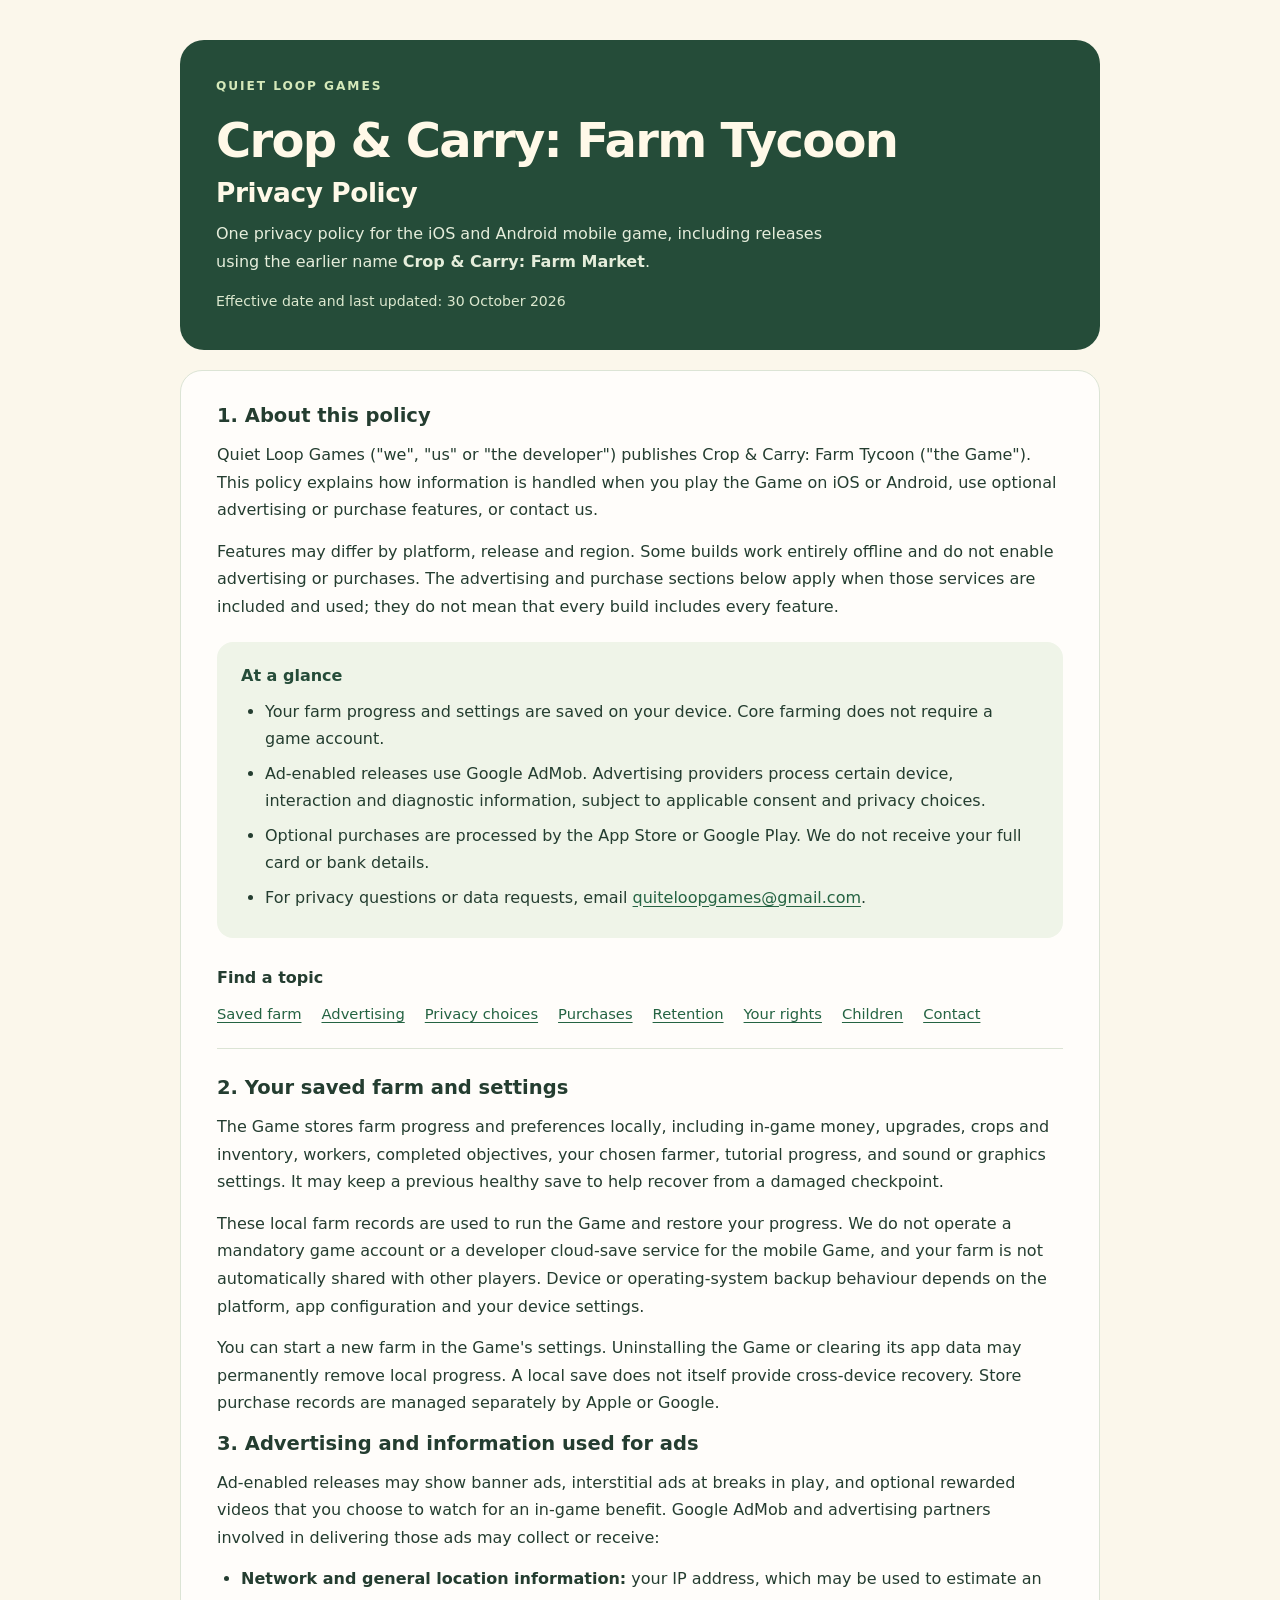
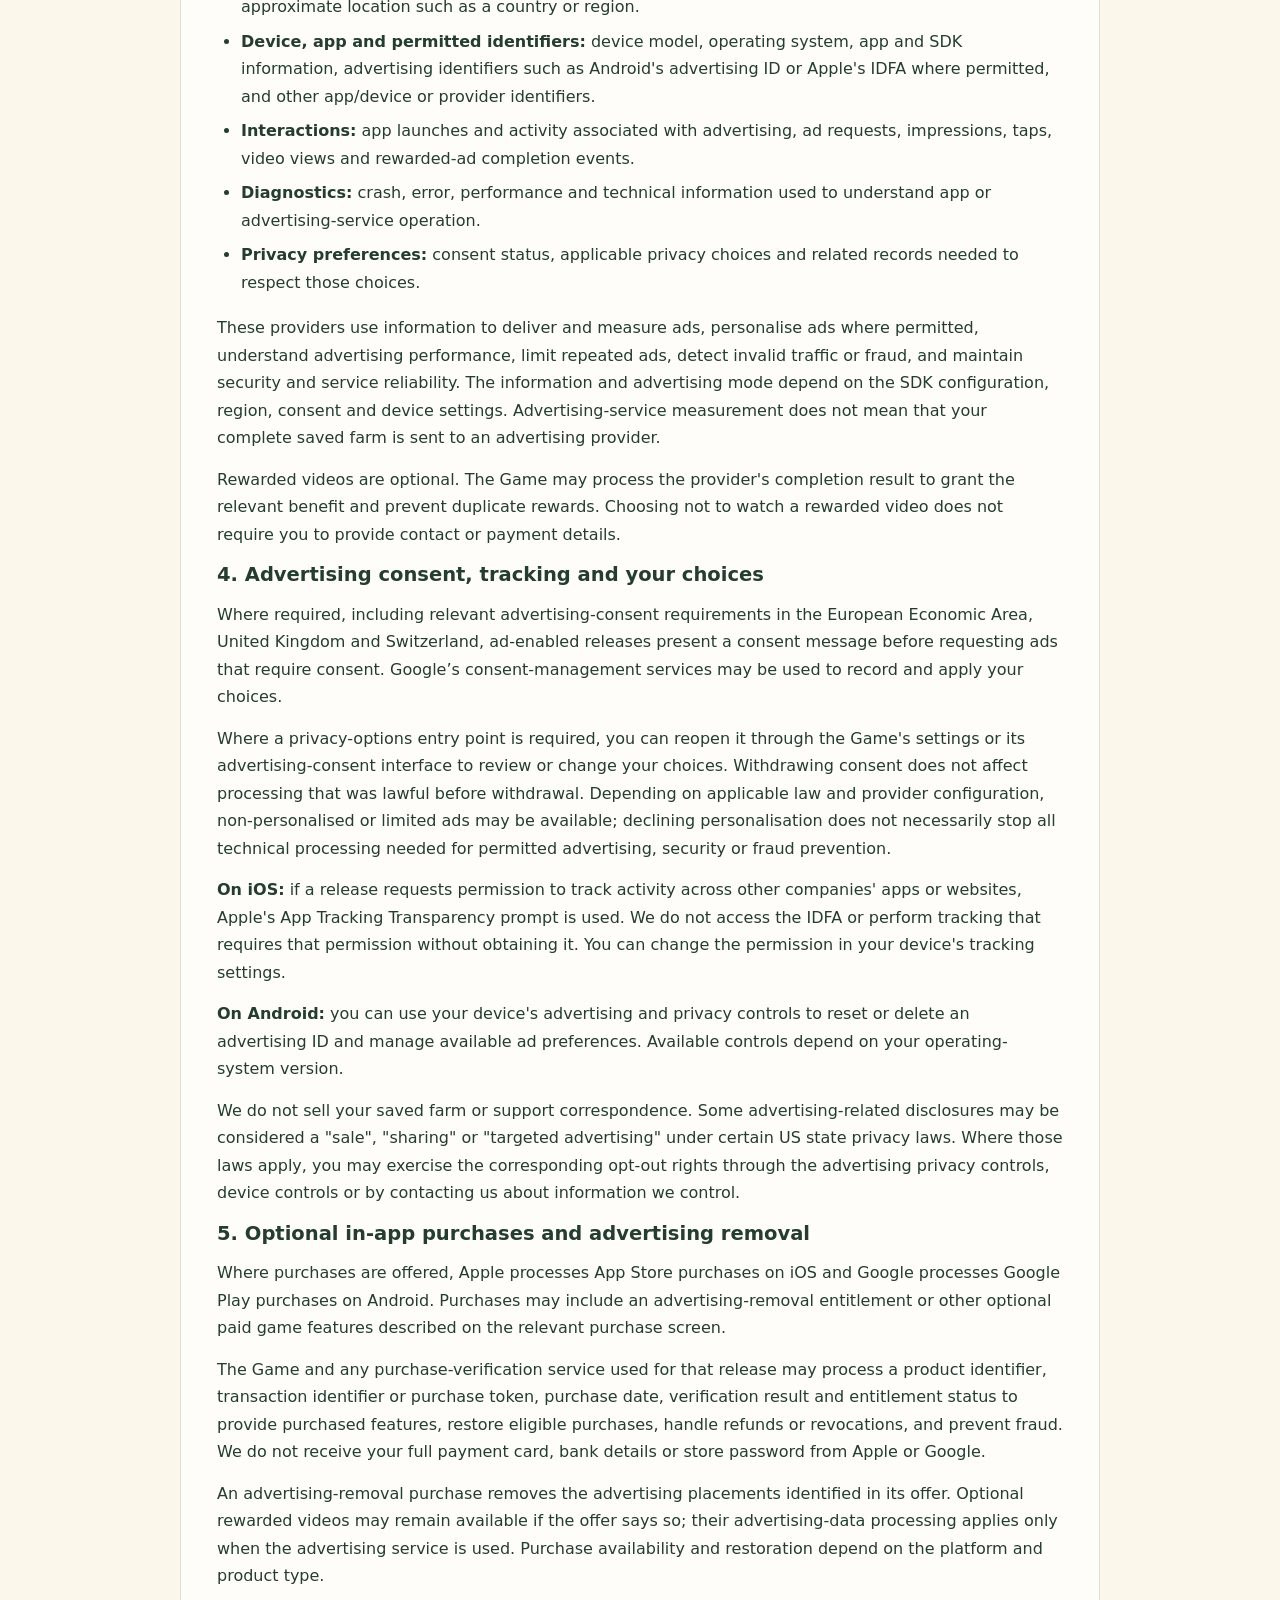
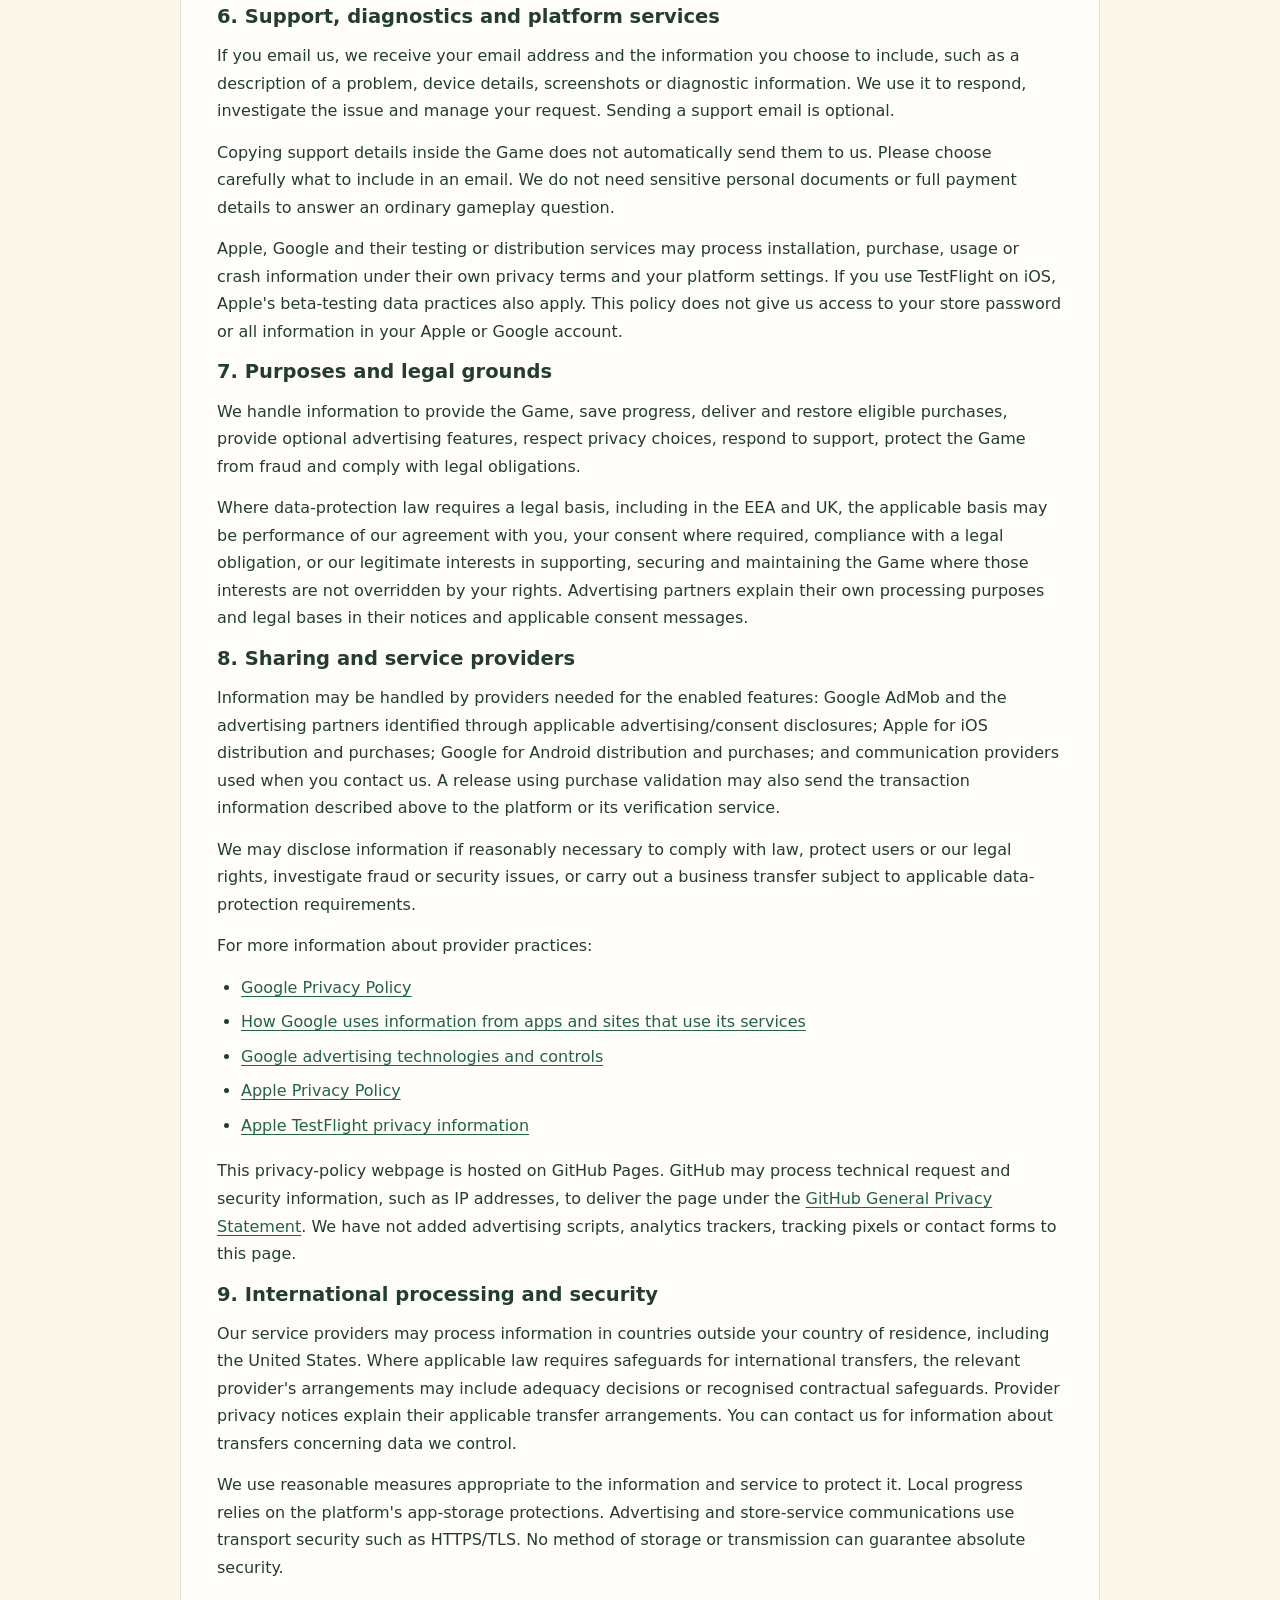
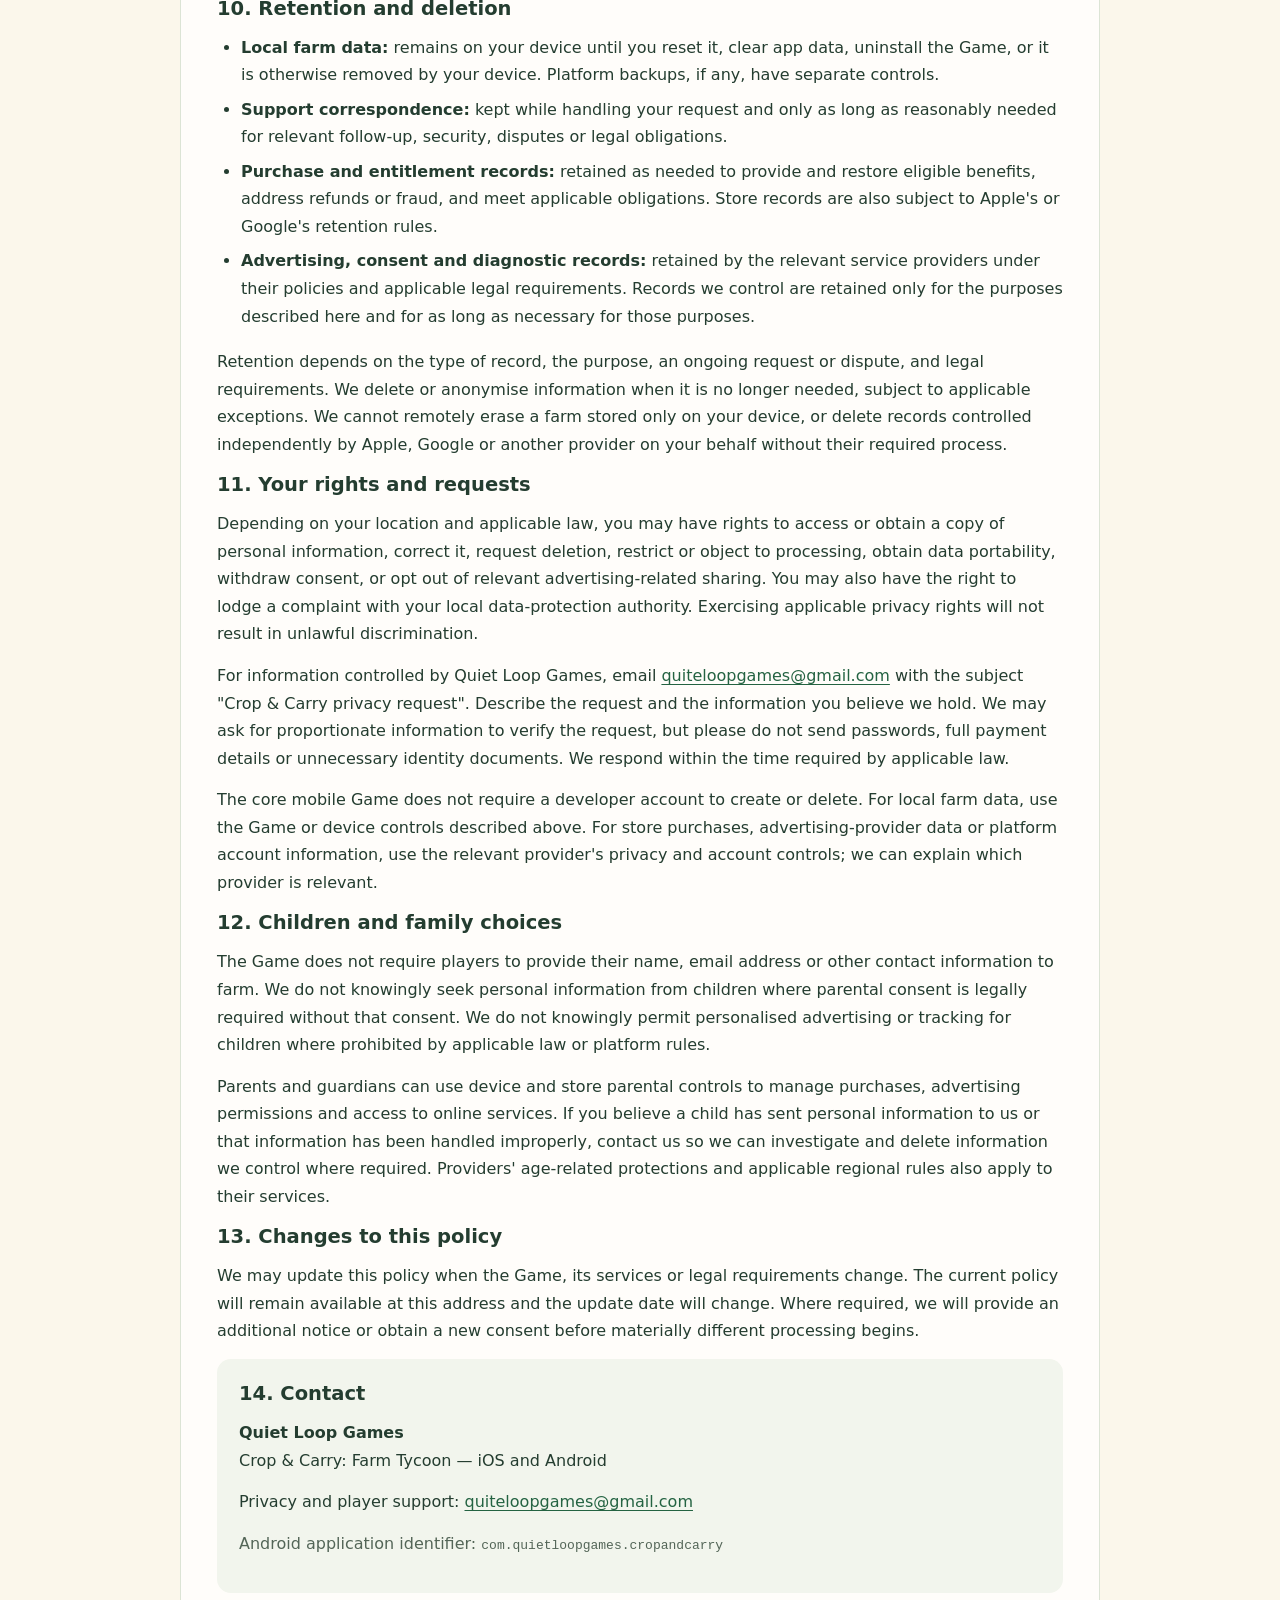
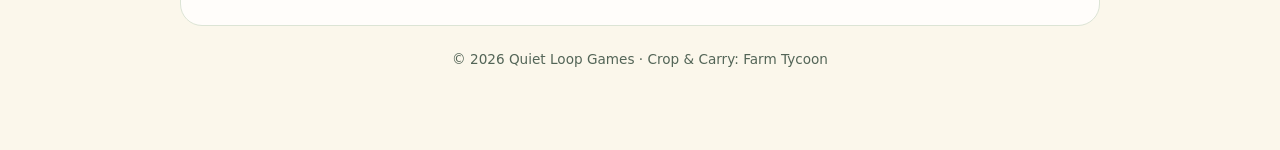
<file: crop-carry/privacy/index.html>
<!doctype html>
<html lang="en">
<head>
  <meta charset="utf-8">
  <meta name="viewport" content="width=device-width, initial-scale=1">
  <meta name="description" content="Privacy Policy for Crop & Carry: Farm Tycoon on iOS and Android, published by Quiet Loop Games. Advertising, optional purchases, local saves and your privacy choices.">
  <meta name="theme-color" content="#254c39">
  <link rel="canonical" href="https://quietloopgames.github.io/crop-carry/privacy/">
  <title>Crop &amp; Carry: Farm Tycoon — Privacy Policy | Quiet Loop Games</title>
  <style>
    :root{color-scheme:light;--ink:#243d30;--muted:#536557;--green:#254c39;--cream:#fbf7eb;--line:#dce4d5;font-family:system-ui,-apple-system,BlinkMacSystemFont,"Segoe UI",sans-serif;background:var(--cream);color:var(--ink)}
    *{box-sizing:border-box}html{scroll-behavior:smooth;scroll-padding-top:24px}body{margin:0;line-height:1.72}main{width:min(920px,calc(100% - 36px));margin:auto;padding:40px 0 56px}
    header{padding:36px;border-radius:24px;background:var(--green);color:#fff9e8}.brand{font-size:.76rem;letter-spacing:.16em;font-weight:750;color:#d5e9ba}h1{font-size:clamp(1.9rem,5.5vw,3rem);line-height:1.15;letter-spacing:-.035em;margin:16px 0 12px}h1 span{display:block;font-size:.55em;letter-spacing:-.015em;margin-top:10px}header p{max-width:62ch;color:#e5eddb}.meta{font-size:.88rem;color:#dce8cf}
    article{padding:32px 36px;background:#fffdfa;border:1px solid var(--line);border-radius:22px;margin-top:20px}h2{font-size:1.22rem;line-height:1.35;margin:34px 0 12px;scroll-margin-top:24px}h2:first-child{margin-top:0}h3{font-size:1.02rem;margin:22px 0 8px}p{margin:0 0 14px}ul{margin:8px 0 18px;padding-left:24px}li{margin:7px 0}a{color:#246342;text-underline-offset:.18em;overflow-wrap:anywhere}a:hover{text-decoration-thickness:2px}a:focus-visible{outline:3px solid #cb8a20;outline-offset:4px;border-radius:3px}header a{color:#e5f4c2}.summary{padding:20px 24px;background:#eff4e8;border-radius:16px;margin:22px 0}.summary strong{color:var(--green)}.summary ul{margin-bottom:0}.note{color:var(--muted)}nav{border-bottom:1px solid var(--line);padding:0 0 22px;margin:26px 0}nav p{font-weight:700;margin-bottom:9px}nav ul{display:flex;flex-wrap:wrap;gap:8px 20px;list-style:none;margin:0;padding:0}nav li{margin:0;font-size:.92rem}.contact{padding:22px;background:#f2f5ed;border-radius:14px}footer{text-align:center;font-size:.85rem;color:var(--muted);padding:22px 10px}
    @media(max-width:600px){main{width:calc(100% - 24px);padding-top:12px}header{padding:26px 22px;border-radius:18px}article{padding:24px 21px;border-radius:18px}.summary{padding:18px}h2{margin-top:29px}}
    @media(prefers-reduced-motion:reduce){html{scroll-behavior:auto}}@media print{body{background:white;color:black}main{width:100%;padding:0}header{background:white;color:black;border-bottom:2px solid #254c39;border-radius:0;padding:0 0 20px}header p,.brand,.meta{color:#333}article{border:0;padding:20px 0}nav{display:none}.summary,.contact{background:#f6f6f6}a{color:inherit}h2,h3{break-after:avoid}}
  </style>
</head>
<body>
<main>
  <header>
    <div class="brand">QUIET LOOP GAMES</div>
    <h1>Crop &amp; Carry: Farm Tycoon<span>Privacy Policy</span></h1>
    <p>One privacy policy for the iOS and Android mobile game, including releases using the earlier name <strong>Crop &amp; Carry: Farm Market</strong>.</p>
    <div class="meta">Effective date and last updated: <time datetime="2026-10-30">30 October 2026</time></div>
  </header>
  <article>
    <section aria-labelledby="about">
      <h2 id="about">1. About this policy</h2>
      <p>Quiet Loop Games ("we", "us" or "the developer") publishes Crop &amp; Carry: Farm Tycoon ("the Game"). This policy explains how information is handled when you play the Game on iOS or Android, use optional advertising or purchase features, or contact us.</p>
      <p>Features may differ by platform, release and region. Some builds work entirely offline and do not enable advertising or purchases. The advertising and purchase sections below apply when those services are included and used; they do not mean that every build includes every feature.</p>
      <div class="summary">
        <strong>At a glance</strong>
        <ul>
          <li>Your farm progress and settings are saved on your device. Core farming does not require a game account.</li>
          <li>Ad-enabled releases use Google AdMob. Advertising providers process certain device, interaction and diagnostic information, subject to applicable consent and privacy choices.</li>
          <li>Optional purchases are processed by the App Store or Google Play. We do not receive your full card or bank details.</li>
          <li>For privacy questions or data requests, email <a href="mailto:quiteloopgames@gmail.com">quiteloopgames@gmail.com</a>.</li>
        </ul>
      </div>
    </section>
    <nav aria-label="Privacy policy sections">
      <p>Find a topic</p>
      <ul>
        <li><a href="#local-saves">Saved farm</a></li>
        <li><a href="#advertising">Advertising</a></li>
        <li><a href="#privacy-choices">Privacy choices</a></li>
        <li><a href="#purchases">Purchases</a></li>
        <li><a href="#retention">Retention</a></li>
        <li><a href="#rights">Your rights</a></li>
        <li><a href="#children">Children</a></li>
        <li><a href="#contact">Contact</a></li>
      </ul>
    </nav>
    <section aria-labelledby="local-saves">
      <h2 id="local-saves">2. Your saved farm and settings</h2>
      <p>The Game stores farm progress and preferences locally, including in-game money, upgrades, crops and inventory, workers, completed objectives, your chosen farmer, tutorial progress, and sound or graphics settings. It may keep a previous healthy save to help recover from a damaged checkpoint.</p>
      <p>These local farm records are used to run the Game and restore your progress. We do not operate a mandatory game account or a developer cloud-save service for the mobile Game, and your farm is not automatically shared with other players. Device or operating-system backup behaviour depends on the platform, app configuration and your device settings.</p>
      <p>You can start a new farm in the Game's settings. Uninstalling the Game or clearing its app data may permanently remove local progress. A local save does not itself provide cross-device recovery. Store purchase records are managed separately by Apple or Google.</p>
    </section>
    <section aria-labelledby="advertising">
      <h2 id="advertising">3. Advertising and information used for ads</h2>
      <p>Ad-enabled releases may show banner ads, interstitial ads at breaks in play, and optional rewarded videos that you choose to watch for an in-game benefit. Google AdMob and advertising partners involved in delivering those ads may collect or receive:</p>
      <ul>
        <li><strong>Network and general location information:</strong> your IP address, which may be used to estimate an approximate location such as a country or region.</li>
        <li><strong>Device, app and permitted identifiers:</strong> device model, operating system, app and SDK information, advertising identifiers such as Android's advertising ID or Apple's IDFA where permitted, and other app/device or provider identifiers.</li>
        <li><strong>Interactions:</strong> app launches and activity associated with advertising, ad requests, impressions, taps, video views and rewarded-ad completion events.</li>
        <li><strong>Diagnostics:</strong> crash, error, performance and technical information used to understand app or advertising-service operation.</li>
        <li><strong>Privacy preferences:</strong> consent status, applicable privacy choices and related records needed to respect those choices.</li>
      </ul>
      <p>These providers use information to deliver and measure ads, personalise ads where permitted, understand advertising performance, limit repeated ads, detect invalid traffic or fraud, and maintain security and service reliability. The information and advertising mode depend on the SDK configuration, region, consent and device settings. Advertising-service measurement does not mean that your complete saved farm is sent to an advertising provider.</p>
      <p>Rewarded videos are optional. The Game may process the provider's completion result to grant the relevant benefit and prevent duplicate rewards. Choosing not to watch a rewarded video does not require you to provide contact or payment details.</p>
    </section>
    <section aria-labelledby="privacy-choices">
      <h2 id="privacy-choices">4. Advertising consent, tracking and your choices</h2>
      <p>Where required, including relevant advertising-consent requirements in the European Economic Area, United Kingdom and Switzerland, ad-enabled releases present a consent message before requesting ads that require consent. Google’s consent-management services may be used to record and apply your choices.</p>
      <p>Where a privacy-options entry point is required, you can reopen it through the Game's settings or its advertising-consent interface to review or change your choices. Withdrawing consent does not affect processing that was lawful before withdrawal. Depending on applicable law and provider configuration, non-personalised or limited ads may be available; declining personalisation does not necessarily stop all technical processing needed for permitted advertising, security or fraud prevention.</p>
      <p><strong>On iOS:</strong> if a release requests permission to track activity across other companies' apps or websites, Apple's App Tracking Transparency prompt is used. We do not access the IDFA or perform tracking that requires that permission without obtaining it. You can change the permission in your device's tracking settings.</p>
      <p><strong>On Android:</strong> you can use your device's advertising and privacy controls to reset or delete an advertising ID and manage available ad preferences. Available controls depend on your operating-system version.</p>
      <p>We do not sell your saved farm or support correspondence. Some advertising-related disclosures may be considered a "sale", "sharing" or "targeted advertising" under certain US state privacy laws. Where those laws apply, you may exercise the corresponding opt-out rights through the advertising privacy controls, device controls or by contacting us about information we control.</p>
    </section>
    <section aria-labelledby="purchases">
      <h2 id="purchases">5. Optional in-app purchases and advertising removal</h2>
      <p>Where purchases are offered, Apple processes App Store purchases on iOS and Google processes Google Play purchases on Android. Purchases may include an advertising-removal entitlement or other optional paid game features described on the relevant purchase screen.</p>
      <p>The Game and any purchase-verification service used for that release may process a product identifier, transaction identifier or purchase token, purchase date, verification result and entitlement status to provide purchased features, restore eligible purchases, handle refunds or revocations, and prevent fraud. We do not receive your full payment card, bank details or store password from Apple or Google.</p>
      <p>An advertising-removal purchase removes the advertising placements identified in its offer. Optional rewarded videos may remain available if the offer says so; their advertising-data processing applies only when the advertising service is used. Purchase availability and restoration depend on the platform and product type.</p>
    </section>
    <section aria-labelledby="support">
      <h2 id="support">6. Support, diagnostics and platform services</h2>
      <p>If you email us, we receive your email address and the information you choose to include, such as a description of a problem, device details, screenshots or diagnostic information. We use it to respond, investigate the issue and manage your request. Sending a support email is optional.</p>
      <p>Copying support details inside the Game does not automatically send them to us. Please choose carefully what to include in an email. We do not need sensitive personal documents or full payment details to answer an ordinary gameplay question.</p>
      <p>Apple, Google and their testing or distribution services may process installation, purchase, usage or crash information under their own privacy terms and your platform settings. If you use TestFlight on iOS, Apple's beta-testing data practices also apply. This policy does not give us access to your store password or all information in your Apple or Google account.</p>
    </section>
    <section aria-labelledby="purposes">
      <h2 id="purposes">7. Purposes and legal grounds</h2>
      <p>We handle information to provide the Game, save progress, deliver and restore eligible purchases, provide optional advertising features, respect privacy choices, respond to support, protect the Game from fraud and comply with legal obligations.</p>
      <p>Where data-protection law requires a legal basis, including in the EEA and UK, the applicable basis may be performance of our agreement with you, your consent where required, compliance with a legal obligation, or our legitimate interests in supporting, securing and maintaining the Game where those interests are not overridden by your rights. Advertising partners explain their own processing purposes and legal bases in their notices and applicable consent messages.</p>
    </section>
    <section aria-labelledby="providers">
      <h2 id="providers">8. Sharing and service providers</h2>
      <p>Information may be handled by providers needed for the enabled features: Google AdMob and the advertising partners identified through applicable advertising/consent disclosures; Apple for iOS distribution and purchases; Google for Android distribution and purchases; and communication providers used when you contact us. A release using purchase validation may also send the transaction information described above to the platform or its verification service.</p>
      <p>We may disclose information if reasonably necessary to comply with law, protect users or our legal rights, investigate fraud or security issues, or carry out a business transfer subject to applicable data-protection requirements.</p>
      <p>For more information about provider practices:</p>
      <ul>
        <li><a href="https://policies.google.com/privacy">Google Privacy Policy</a></li>
        <li><a href="https://policies.google.com/technologies/partner-sites">How Google uses information from apps and sites that use its services</a></li>
        <li><a href="https://policies.google.com/technologies/ads">Google advertising technologies and controls</a></li>
        <li><a href="https://www.apple.com/legal/privacy/">Apple Privacy Policy</a></li>
        <li><a href="https://www.apple.com/legal/privacy/data/en/test-flight/">Apple TestFlight privacy information</a></li>
      </ul>
      <p>This privacy-policy webpage is hosted on GitHub Pages. GitHub may process technical request and security information, such as IP addresses, to deliver the page under the <a href="https://docs.github.com/en/site-policy/privacy-policies/github-general-privacy-statement">GitHub General Privacy Statement</a>. We have not added advertising scripts, analytics trackers, tracking pixels or contact forms to this page.</p>
    </section>
    <section aria-labelledby="transfers">
      <h2 id="transfers">9. International processing and security</h2>
      <p>Our service providers may process information in countries outside your country of residence, including the United States. Where applicable law requires safeguards for international transfers, the relevant provider's arrangements may include adequacy decisions or recognised contractual safeguards. Provider privacy notices explain their applicable transfer arrangements. You can contact us for information about transfers concerning data we control.</p>
      <p>We use reasonable measures appropriate to the information and service to protect it. Local progress relies on the platform's app-storage protections. Advertising and store-service communications use transport security such as HTTPS/TLS. No method of storage or transmission can guarantee absolute security.</p>
    </section>
    <section aria-labelledby="retention">
      <h2 id="retention">10. Retention and deletion</h2>
      <ul>
        <li><strong>Local farm data:</strong> remains on your device until you reset it, clear app data, uninstall the Game, or it is otherwise removed by your device. Platform backups, if any, have separate controls.</li>
        <li><strong>Support correspondence:</strong> kept while handling your request and only as long as reasonably needed for relevant follow-up, security, disputes or legal obligations.</li>
        <li><strong>Purchase and entitlement records:</strong> retained as needed to provide and restore eligible benefits, address refunds or fraud, and meet applicable obligations. Store records are also subject to Apple's or Google's retention rules.</li>
        <li><strong>Advertising, consent and diagnostic records:</strong> retained by the relevant service providers under their policies and applicable legal requirements. Records we control are retained only for the purposes described here and for as long as necessary for those purposes.</li>
      </ul>
      <p>Retention depends on the type of record, the purpose, an ongoing request or dispute, and legal requirements. We delete or anonymise information when it is no longer needed, subject to applicable exceptions. We cannot remotely erase a farm stored only on your device, or delete records controlled independently by Apple, Google or another provider on your behalf without their required process.</p>
    </section>
    <section aria-labelledby="rights">
      <h2 id="rights">11. Your rights and requests</h2>
      <p>Depending on your location and applicable law, you may have rights to access or obtain a copy of personal information, correct it, request deletion, restrict or object to processing, obtain data portability, withdraw consent, or opt out of relevant advertising-related sharing. You may also have the right to lodge a complaint with your local data-protection authority. Exercising applicable privacy rights will not result in unlawful discrimination.</p>
      <p>For information controlled by Quiet Loop Games, email <a href="mailto:quiteloopgames@gmail.com?subject=Crop%20%26%20Carry%20privacy%20request">quiteloopgames@gmail.com</a> with the subject "Crop &amp; Carry privacy request". Describe the request and the information you believe we hold. We may ask for proportionate information to verify the request, but please do not send passwords, full payment details or unnecessary identity documents. We respond within the time required by applicable law.</p>
      <p>The core mobile Game does not require a developer account to create or delete. For local farm data, use the Game or device controls described above. For store purchases, advertising-provider data or platform account information, use the relevant provider's privacy and account controls; we can explain which provider is relevant.</p>
    </section>
    <section aria-labelledby="children">
      <h2 id="children">12. Children and family choices</h2>
      <p>The Game does not require players to provide their name, email address or other contact information to farm. We do not knowingly seek personal information from children where parental consent is legally required without that consent. We do not knowingly permit personalised advertising or tracking for children where prohibited by applicable law or platform rules.</p>
      <p>Parents and guardians can use device and store parental controls to manage purchases, advertising permissions and access to online services. If you believe a child has sent personal information to us or that information has been handled improperly, contact us so we can investigate and delete information we control where required. Providers' age-related protections and applicable regional rules also apply to their services.</p>
    </section>
    <section aria-labelledby="changes">
      <h2 id="changes">13. Changes to this policy</h2>
      <p>We may update this policy when the Game, its services or legal requirements change. The current policy will remain available at this address and the update date will change. Where required, we will provide an additional notice or obtain a new consent before materially different processing begins.</p>
    </section>
    <section class="contact" aria-labelledby="contact">
      <h2 id="contact">14. Contact</h2>
      <p><strong>Quiet Loop Games</strong><br>Crop &amp; Carry: Farm Tycoon — iOS and Android</p>
      <p>Privacy and player support: <a href="mailto:quiteloopgames@gmail.com">quiteloopgames@gmail.com</a></p>
      <p class="note">Android application identifier: <code>com.quietloopgames.cropandcarry</code></p>
    </section>
  </article>
  <footer>© 2026 Quiet Loop Games · Crop &amp; Carry: Farm Tycoon</footer>
</main>
</body>
</html>
</file>
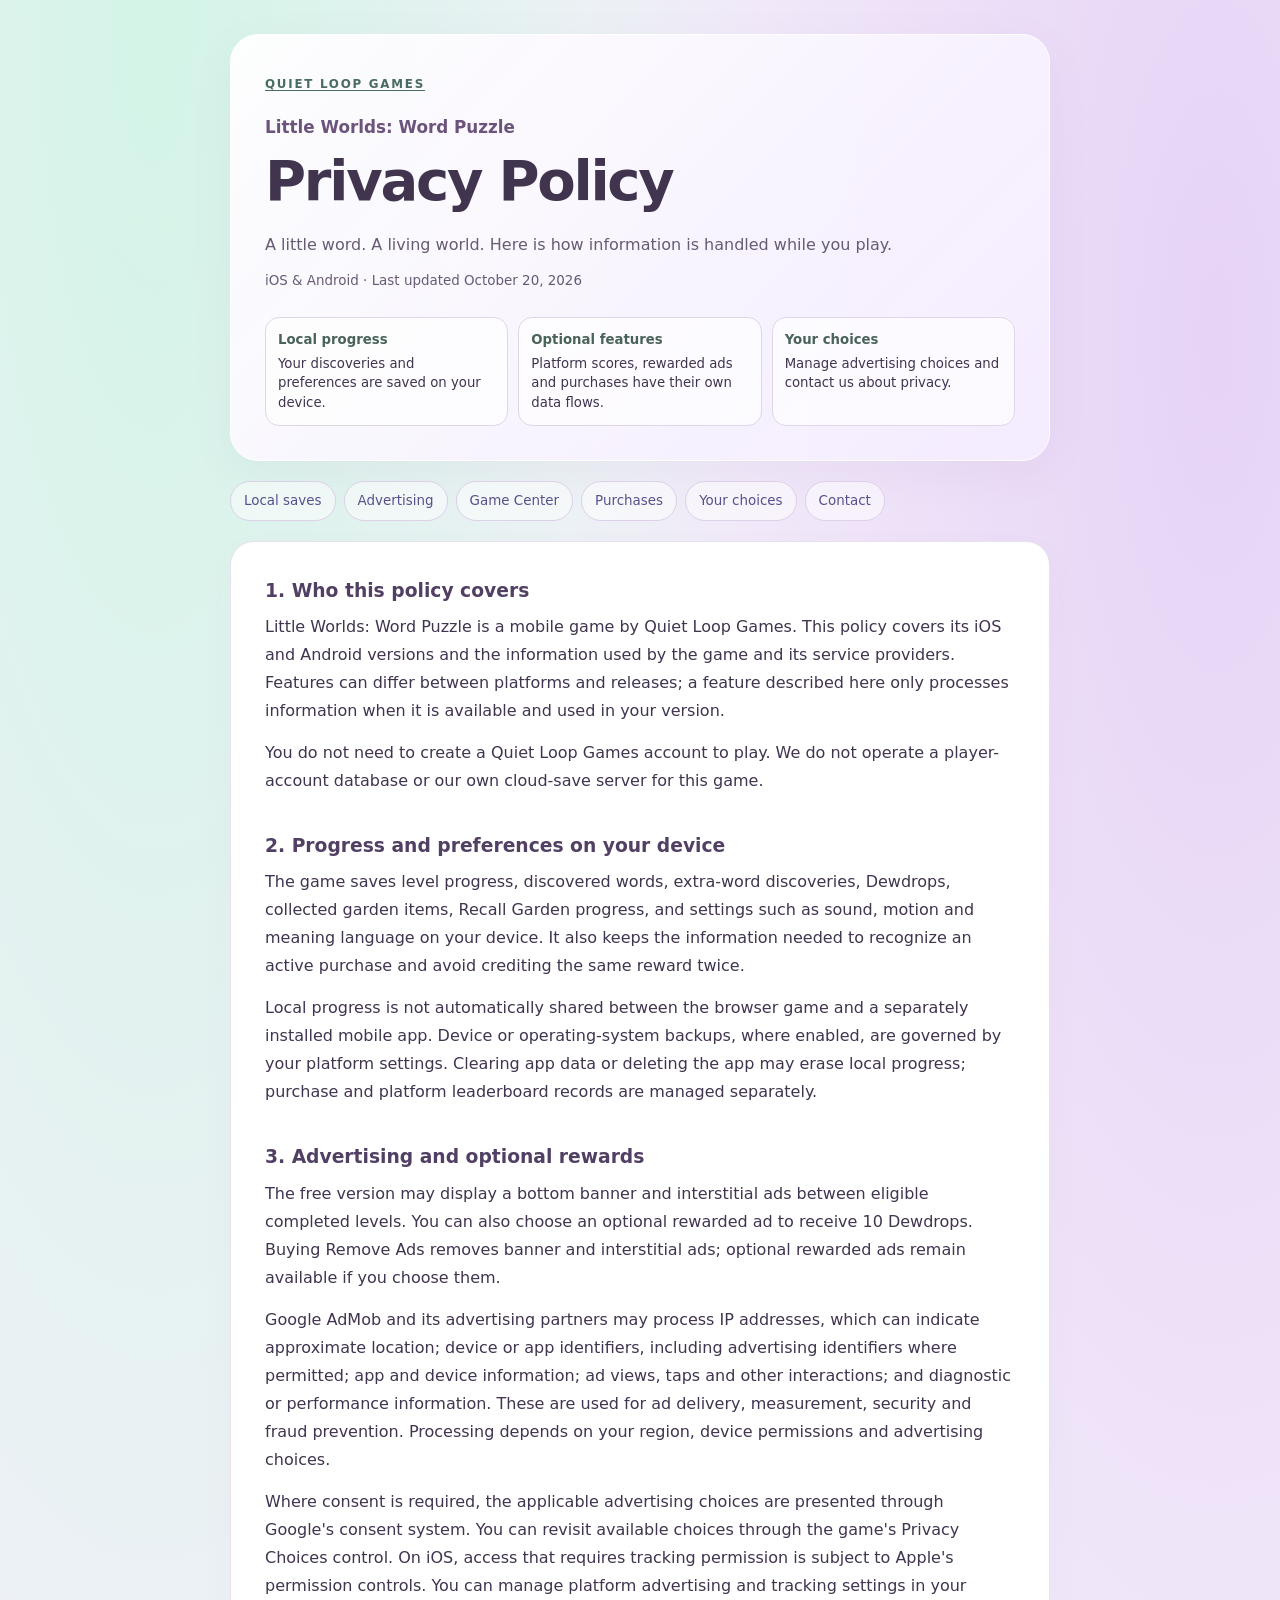
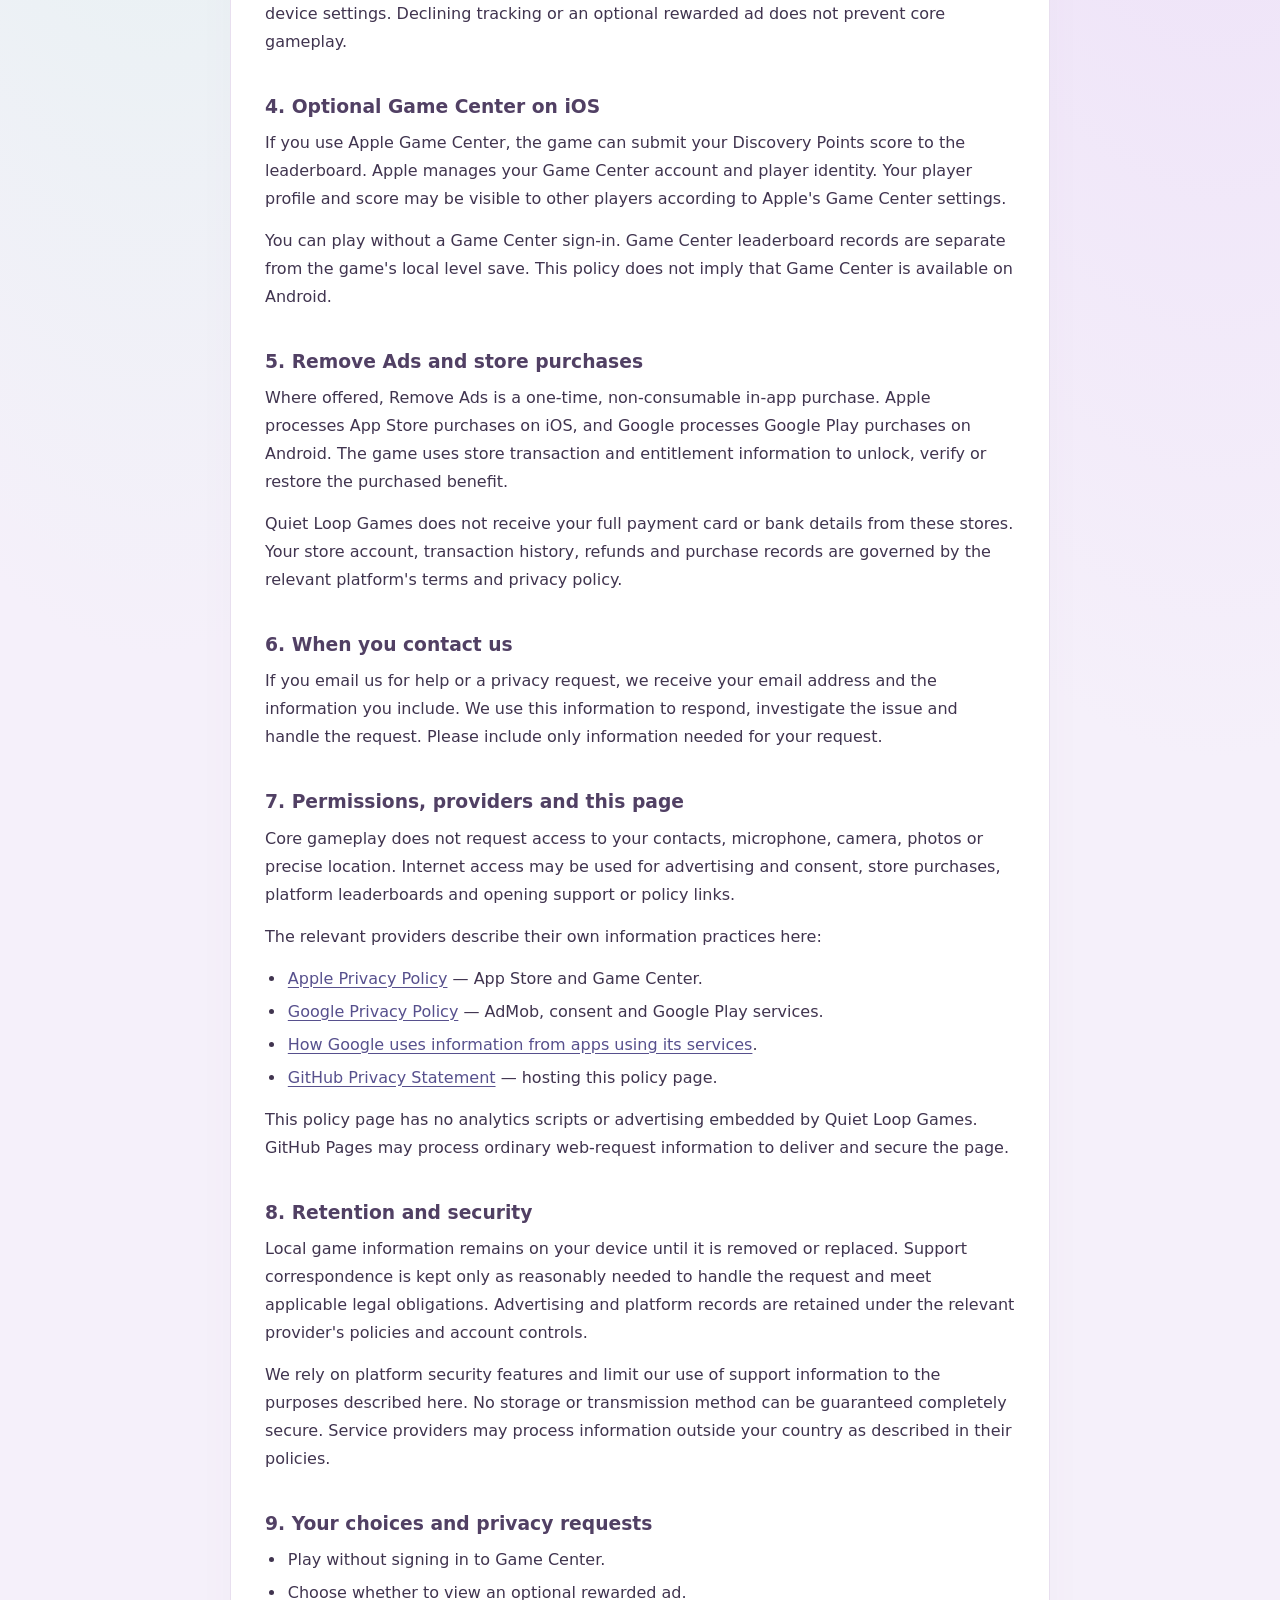
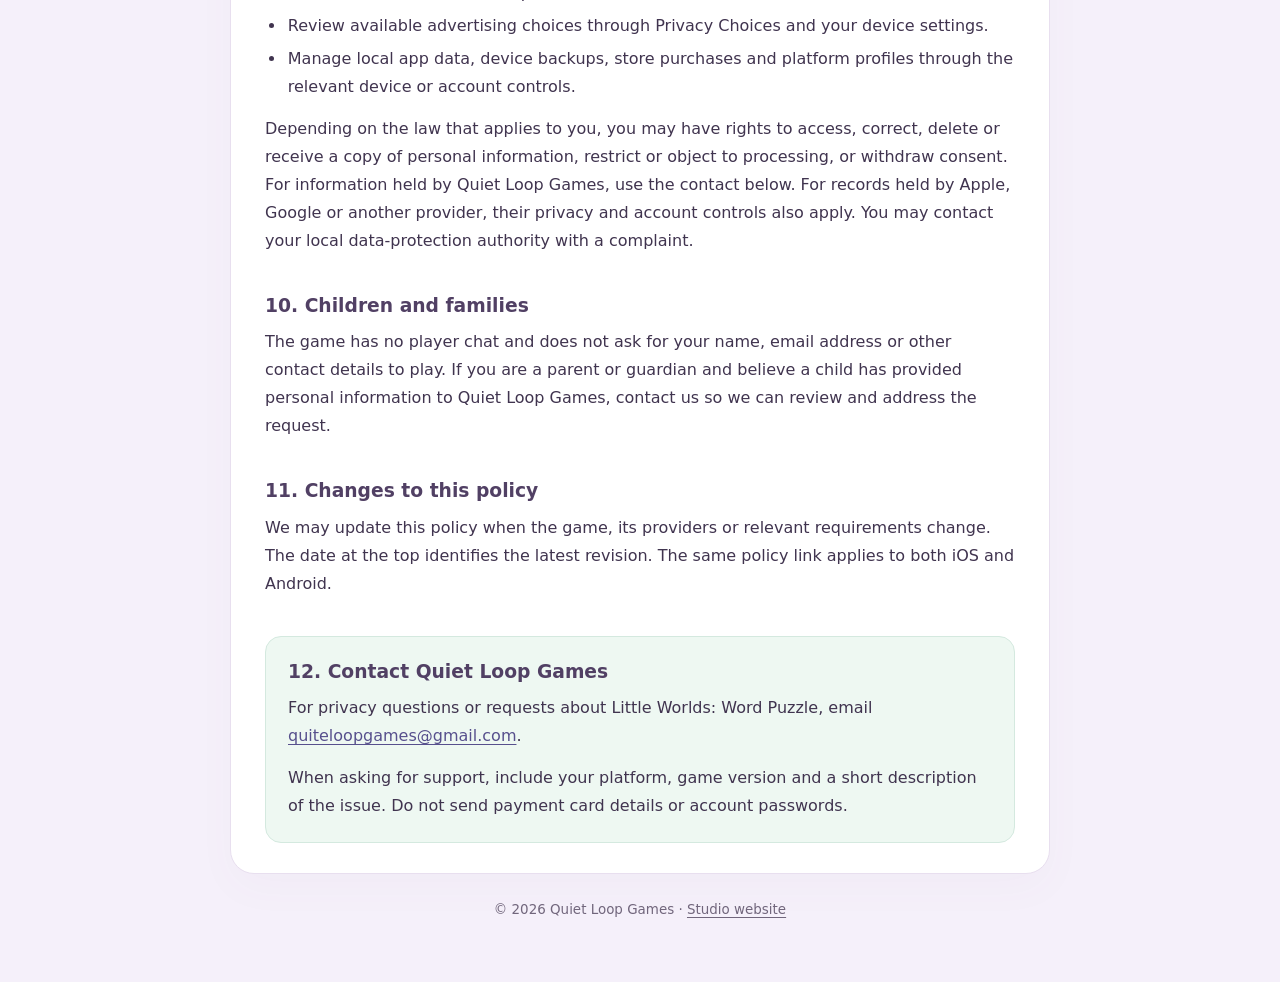
<file: little-worlds/privacy/index.html>
<!doctype html>
<html lang="en">
<head>
  <meta charset="utf-8">
  <meta name="viewport" content="width=device-width, initial-scale=1">
  <meta name="theme-color" content="#eee6fa">
  <meta name="description" content="Privacy Policy for Little Worlds: Word Puzzle on iOS and Android, by Quiet Loop Games. Learn about local saves, advertising, Game Center, purchases and privacy choices.">
  <link rel="canonical" href="https://quietloopgames.github.io/little-worlds/privacy/">
  <title>Little Worlds: Word Puzzle — Privacy Policy</title>
  <style>
    :root{color-scheme:light;font-family:ui-rounded,"SF Pro Rounded",system-ui,-apple-system,BlinkMacSystemFont,"Segoe UI",sans-serif;color:#40344f;background:#f5f0fa;font-synthesis:none}
    *{box-sizing:border-box}html{scroll-behavior:smooth}body{margin:0;line-height:1.75;background:radial-gradient(ellipse at 12% 0,#d3f4e7 0,transparent 38rem),radial-gradient(ellipse at 95% 8%,#e6d3f6 0,transparent 40rem),#f5f0fa}main{width:min(820px,calc(100% - 32px));margin:auto;padding:34px 0 60px}a{color:#57508d;text-underline-offset:.2em}a:focus-visible{outline:3px solid #7862a3;outline-offset:4px;border-radius:3px}header{padding:34px;border:1px solid #fff;border-radius:28px;background:linear-gradient(135deg,#fffffff2,#f4ecfff0);box-shadow:0 12px 45px #75518a0f}.studio{font-size:.74rem;letter-spacing:.15em;font-weight:800;color:#496b60}.game{font-size:1.05rem;font-weight:700;margin:16px 0 0;color:#6c537c}h1{font-size:clamp(2.2rem,7vw,3.5rem);line-height:1.12;letter-spacing:-.04em;margin:8px 0 18px}header p{margin:10px 0;color:#675b73}.meta{font-size:.84rem}.summary{display:grid;grid-template-columns:repeat(3,minmax(0,1fr));gap:10px;margin-top:24px}.summary div{border:1px solid #dfd6ea;border-radius:14px;padding:12px;background:#ffffffb3;font-size:.83rem;line-height:1.5}.summary strong{display:block;color:#4a635a;margin-bottom:4px}nav{display:flex;flex-wrap:wrap;gap:8px;padding:20px 0}nav a{display:inline-block;padding:7px 13px;border:1px solid #ddd0e9;border-radius:999px;text-decoration:none;font-size:.84rem;background:#fff8}article{background:#fff;border:1px solid #e8dfef;border-radius:24px;padding:12px 34px 30px;box-shadow:0 14px 40px #75518a08}section{scroll-margin-top:20px;padding-top:24px}h2{font-size:1.17rem;line-height:1.35;margin:0 0 10px;color:#514064}p{margin:8px 0 14px}ul{padding-left:1.3rem;margin:8px 0 14px}li{padding-left:2px;margin:5px 0}.contact{padding:22px;background:#eef8f2;border:1px solid #d4e9df;border-radius:16px;overflow-wrap:anywhere}.contact p:last-child{margin-bottom:0}footer{text-align:center;color:#71667c;font-size:.84rem;padding-top:24px}footer a{color:inherit}@media(max-width:560px){main{padding-top:16px}header{padding:25px 22px;border-radius:22px}article{padding:8px 22px 24px;border-radius:20px}.summary{grid-template-columns:1fr;gap:8px}.summary div{padding:10px 13px}.summary strong{display:inline;margin-right:5px}h1{font-size:2.25rem}}@media(prefers-reduced-motion:reduce){html{scroll-behavior:auto}}
  </style>
</head>
<body>
<main>
  <header>
    <a class="studio" href="https://quietloopgames.github.io/">QUIET LOOP GAMES</a>
    <p class="game">Little Worlds: Word Puzzle</p>
    <h1>Privacy Policy</h1>
    <p>A little word. A living world. Here is how information is handled while you play.</p>
    <p class="meta">iOS &amp; Android · Last updated <time datetime="2026-10-20">October 20, 2026</time></p>
    <div class="summary" aria-label="At a glance">
      <div><strong>Local progress</strong>Your discoveries and preferences are saved on your device.</div>
      <div><strong>Optional features</strong>Platform scores, rewarded ads and purchases have their own data flows.</div>
      <div><strong>Your choices</strong>Manage advertising choices and contact us about privacy.</div>
    </div>
  </header>
  <nav aria-label="Privacy topics">
    <a href="#local">Local saves</a><a href="#ads">Advertising</a><a href="#platform">Game Center</a><a href="#purchases">Purchases</a><a href="#choices">Your choices</a><a href="#contact">Contact</a>
  </nav>
  <article>
    <section id="scope">
      <h2>1. Who this policy covers</h2>
      <p>Little Worlds: Word Puzzle is a mobile game by Quiet Loop Games. This policy covers its iOS and Android versions and the information used by the game and its service providers. Features can differ between platforms and releases; a feature described here only processes information when it is available and used in your version.</p>
      <p>You do not need to create a Quiet Loop Games account to play. We do not operate a player-account database or our own cloud-save server for this game.</p>
    </section>
    <section id="local">
      <h2>2. Progress and preferences on your device</h2>
      <p>The game saves level progress, discovered words, extra-word discoveries, Dewdrops, collected garden items, Recall Garden progress, and settings such as sound, motion and meaning language on your device. It also keeps the information needed to recognize an active purchase and avoid crediting the same reward twice.</p>
      <p>Local progress is not automatically shared between the browser game and a separately installed mobile app. Device or operating-system backups, where enabled, are governed by your platform settings. Clearing app data or deleting the app may erase local progress; purchase and platform leaderboard records are managed separately.</p>
    </section>
    <section id="ads">
      <h2>3. Advertising and optional rewards</h2>
      <p>The free version may display a bottom banner and interstitial ads between eligible completed levels. You can also choose an optional rewarded ad to receive 10 Dewdrops. Buying Remove Ads removes banner and interstitial ads; optional rewarded ads remain available if you choose them.</p>
      <p>Google AdMob and its advertising partners may process IP addresses, which can indicate approximate location; device or app identifiers, including advertising identifiers where permitted; app and device information; ad views, taps and other interactions; and diagnostic or performance information. These are used for ad delivery, measurement, security and fraud prevention. Processing depends on your region, device permissions and advertising choices.</p>
      <p>Where consent is required, the applicable advertising choices are presented through Google's consent system. You can revisit available choices through the game's Privacy Choices control. On iOS, access that requires tracking permission is subject to Apple's permission controls. You can manage platform advertising and tracking settings in your device settings. Declining tracking or an optional rewarded ad does not prevent core gameplay.</p>
    </section>
    <section id="platform">
      <h2>4. Optional Game Center on iOS</h2>
      <p>If you use Apple Game Center, the game can submit your Discovery Points score to the leaderboard. Apple manages your Game Center account and player identity. Your player profile and score may be visible to other players according to Apple's Game Center settings.</p>
      <p>You can play without a Game Center sign-in. Game Center leaderboard records are separate from the game's local level save. This policy does not imply that Game Center is available on Android.</p>
    </section>
    <section id="purchases">
      <h2>5. Remove Ads and store purchases</h2>
      <p>Where offered, Remove Ads is a one-time, non-consumable in-app purchase. Apple processes App Store purchases on iOS, and Google processes Google Play purchases on Android. The game uses store transaction and entitlement information to unlock, verify or restore the purchased benefit.</p>
      <p>Quiet Loop Games does not receive your full payment card or bank details from these stores. Your store account, transaction history, refunds and purchase records are governed by the relevant platform's terms and privacy policy.</p>
    </section>
    <section id="support">
      <h2>6. When you contact us</h2>
      <p>If you email us for help or a privacy request, we receive your email address and the information you include. We use this information to respond, investigate the issue and handle the request. Please include only information needed for your request.</p>
    </section>
    <section id="providers">
      <h2>7. Permissions, providers and this page</h2>
      <p>Core gameplay does not request access to your contacts, microphone, camera, photos or precise location. Internet access may be used for advertising and consent, store purchases, platform leaderboards and opening support or policy links.</p>
      <p>The relevant providers describe their own information practices here:</p>
      <ul>
        <li><a href="https://www.apple.com/legal/privacy/">Apple Privacy Policy</a> — App Store and Game Center.</li>
        <li><a href="https://policies.google.com/privacy">Google Privacy Policy</a> — AdMob, consent and Google Play services.</li>
        <li><a href="https://policies.google.com/technologies/partner-sites">How Google uses information from apps using its services</a>.</li>
        <li><a href="https://docs.github.com/en/site-policy/privacy-policies/github-general-privacy-statement">GitHub Privacy Statement</a> — hosting this policy page.</li>
      </ul>
      <p>This policy page has no analytics scripts or advertising embedded by Quiet Loop Games. GitHub Pages may process ordinary web-request information to deliver and secure the page.</p>
    </section>
    <section id="retention">
      <h2>8. Retention and security</h2>
      <p>Local game information remains on your device until it is removed or replaced. Support correspondence is kept only as reasonably needed to handle the request and meet applicable legal obligations. Advertising and platform records are retained under the relevant provider's policies and account controls.</p>
      <p>We rely on platform security features and limit our use of support information to the purposes described here. No storage or transmission method can be guaranteed completely secure. Service providers may process information outside your country as described in their policies.</p>
    </section>
    <section id="choices">
      <h2>9. Your choices and privacy requests</h2>
      <ul>
        <li>Play without signing in to Game Center.</li>
        <li>Choose whether to view an optional rewarded ad.</li>
        <li>Review available advertising choices through Privacy Choices and your device settings.</li>
        <li>Manage local app data, device backups, store purchases and platform profiles through the relevant device or account controls.</li>
      </ul>
      <p>Depending on the law that applies to you, you may have rights to access, correct, delete or receive a copy of personal information, restrict or object to processing, or withdraw consent. For information held by Quiet Loop Games, use the contact below. For records held by Apple, Google or another provider, their privacy and account controls also apply. You may contact your local data-protection authority with a complaint.</p>
    </section>
    <section id="children">
      <h2>10. Children and families</h2>
      <p>The game has no player chat and does not ask for your name, email address or other contact details to play. If you are a parent or guardian and believe a child has provided personal information to Quiet Loop Games, contact us so we can review and address the request.</p>
    </section>
    <section id="changes">
      <h2>11. Changes to this policy</h2>
      <p>We may update this policy when the game, its providers or relevant requirements change. The date at the top identifies the latest revision. The same policy link applies to both iOS and Android.</p>
    </section>
    <section id="contact">
      <div class="contact">
        <h2>12. Contact Quiet Loop Games</h2>
        <p>For privacy questions or requests about Little Worlds: Word Puzzle, email <a href="mailto:quiteloopgames@gmail.com">quiteloopgames@gmail.com</a>.</p>
        <p>When asking for support, include your platform, game version and a short description of the issue. Do not send payment card details or account passwords.</p>
      </div>
    </section>
  </article>
  <footer>© 2026 Quiet Loop Games · <a href="https://quietloopgames.github.io/">Studio website</a></footer>
</main>
</body>
</html>
</file>
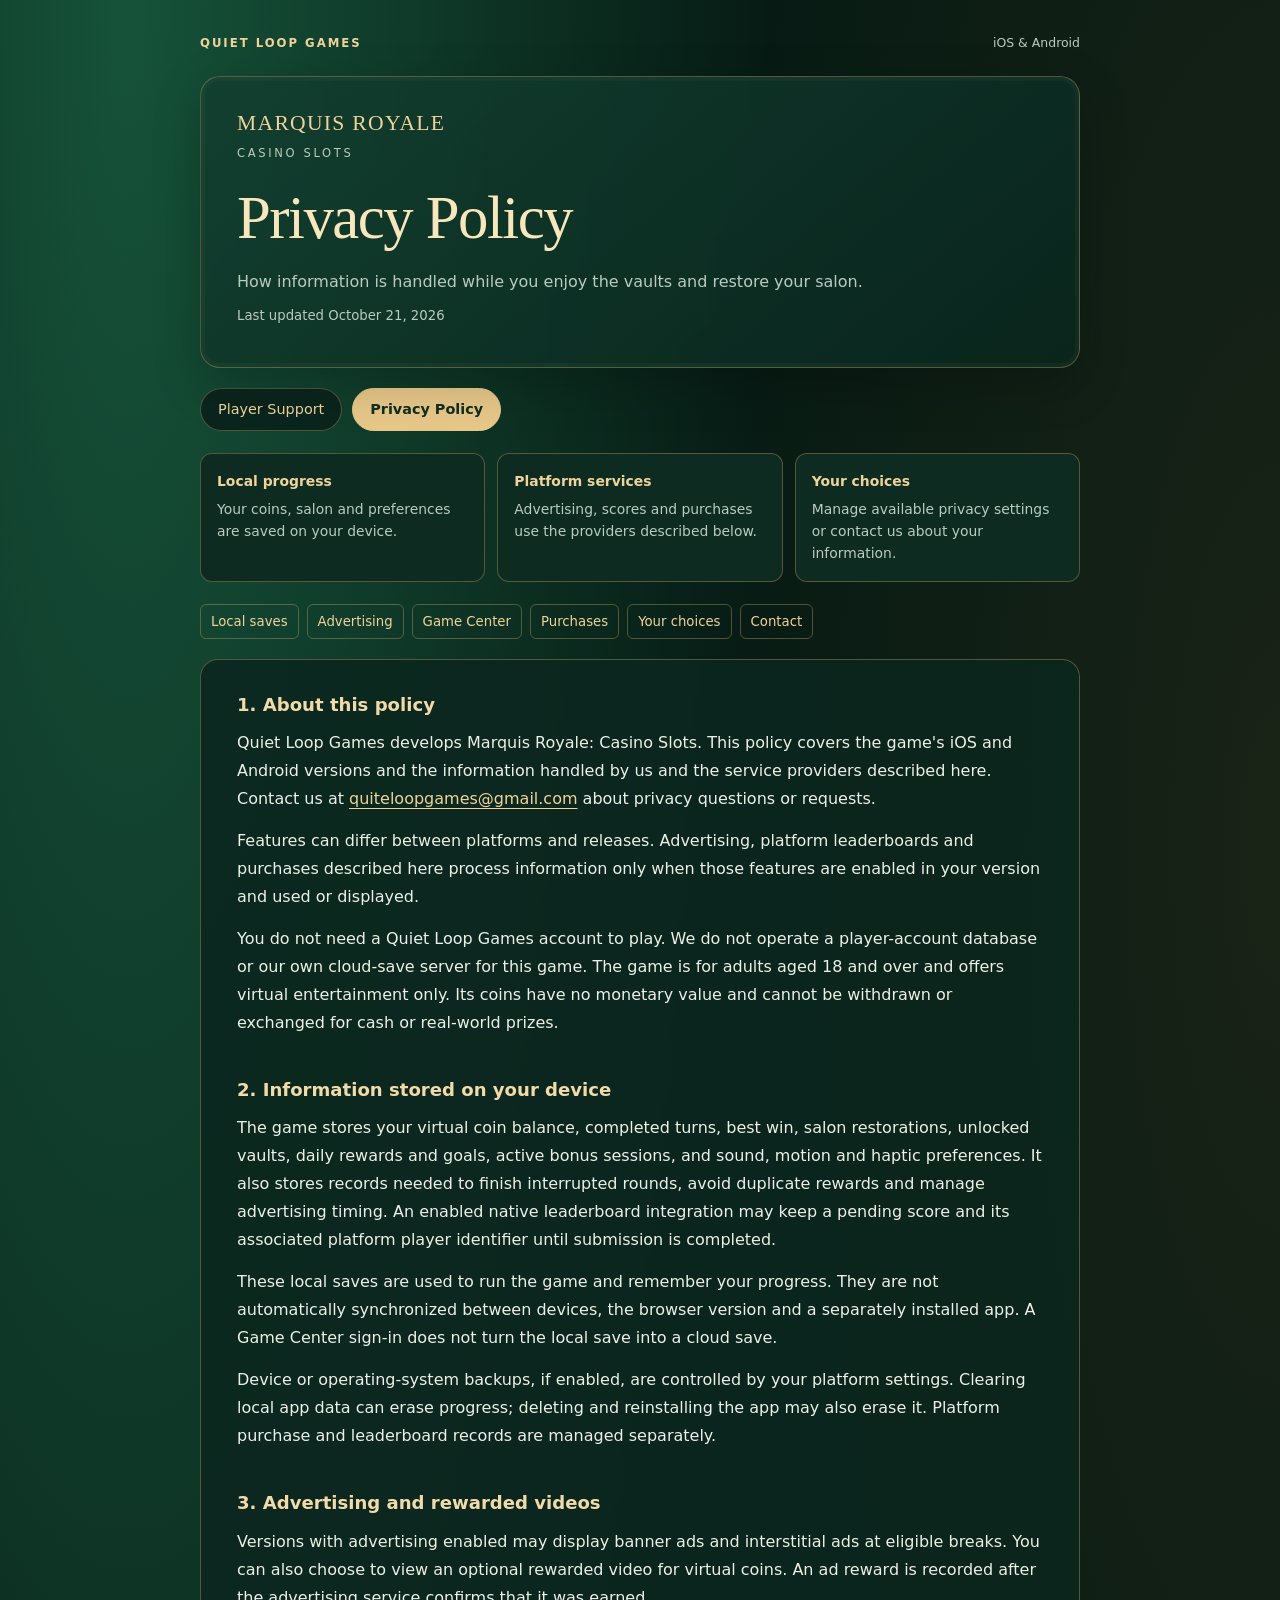
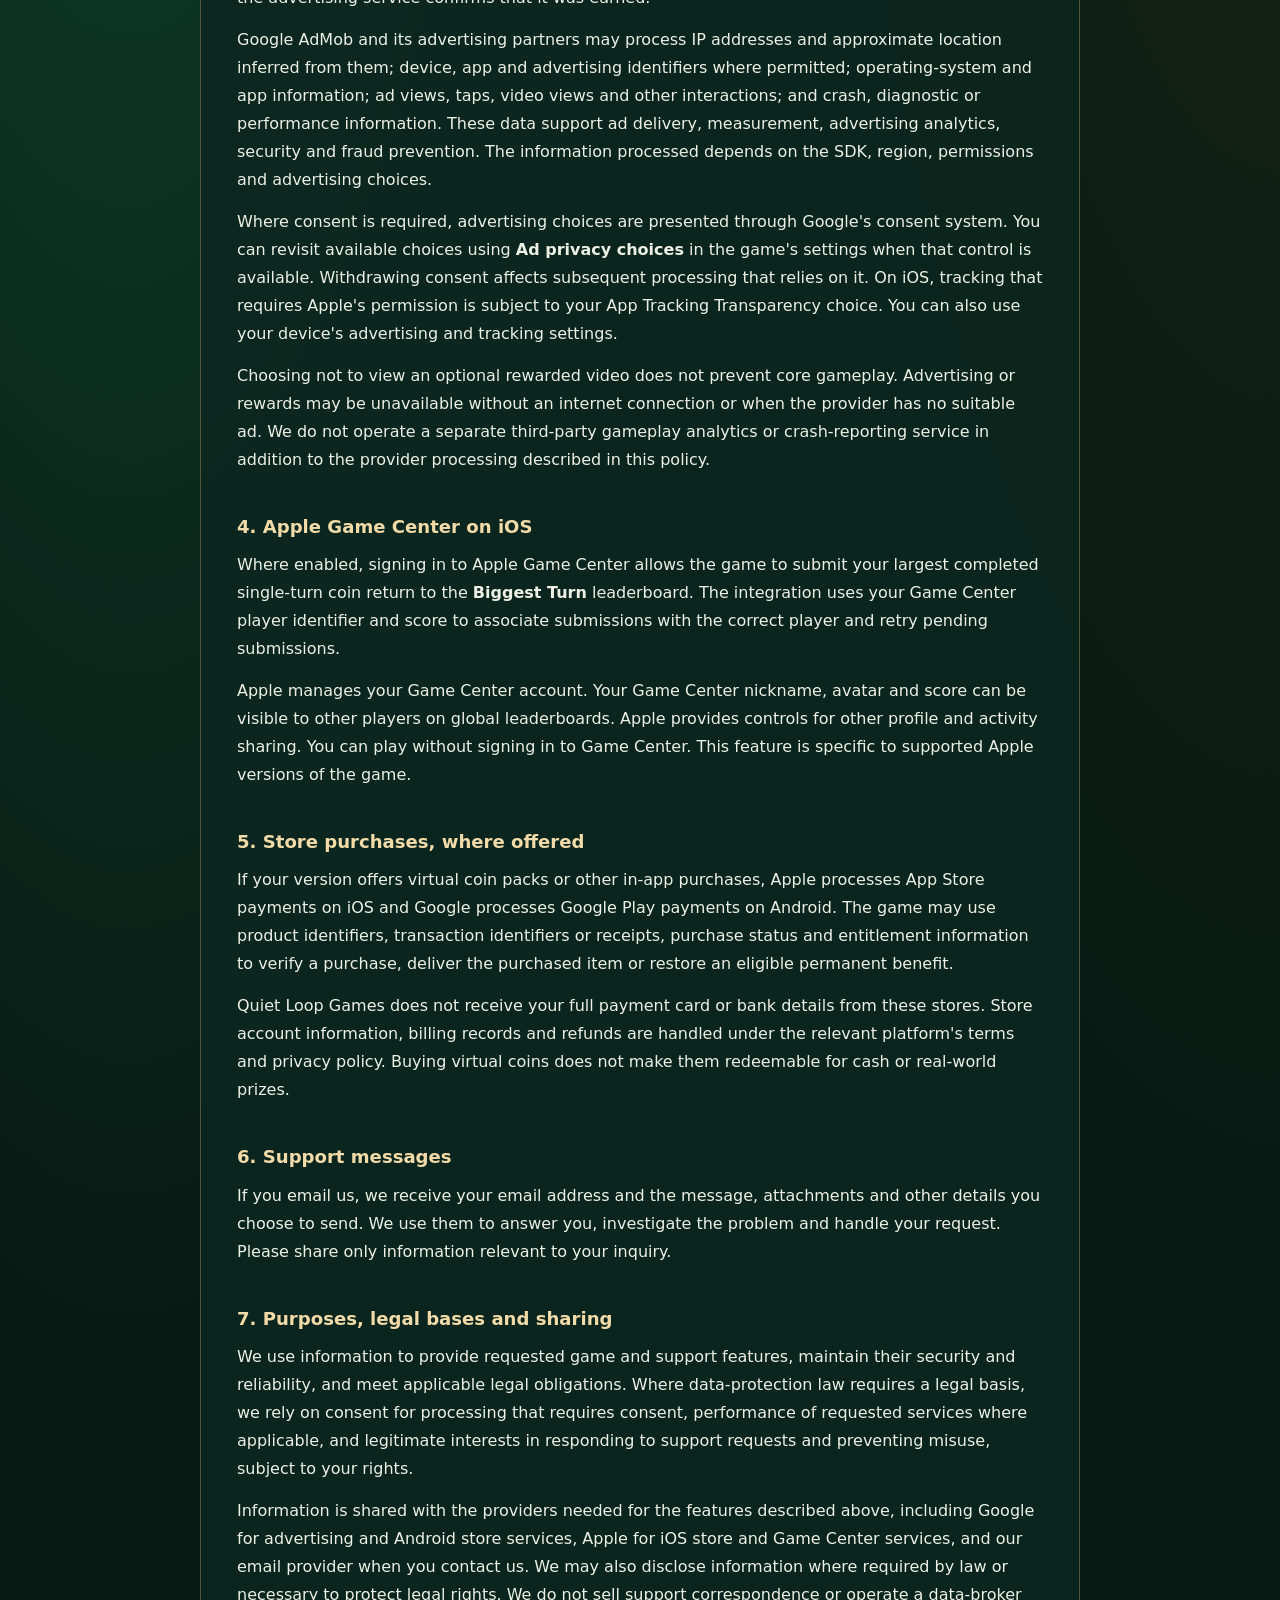
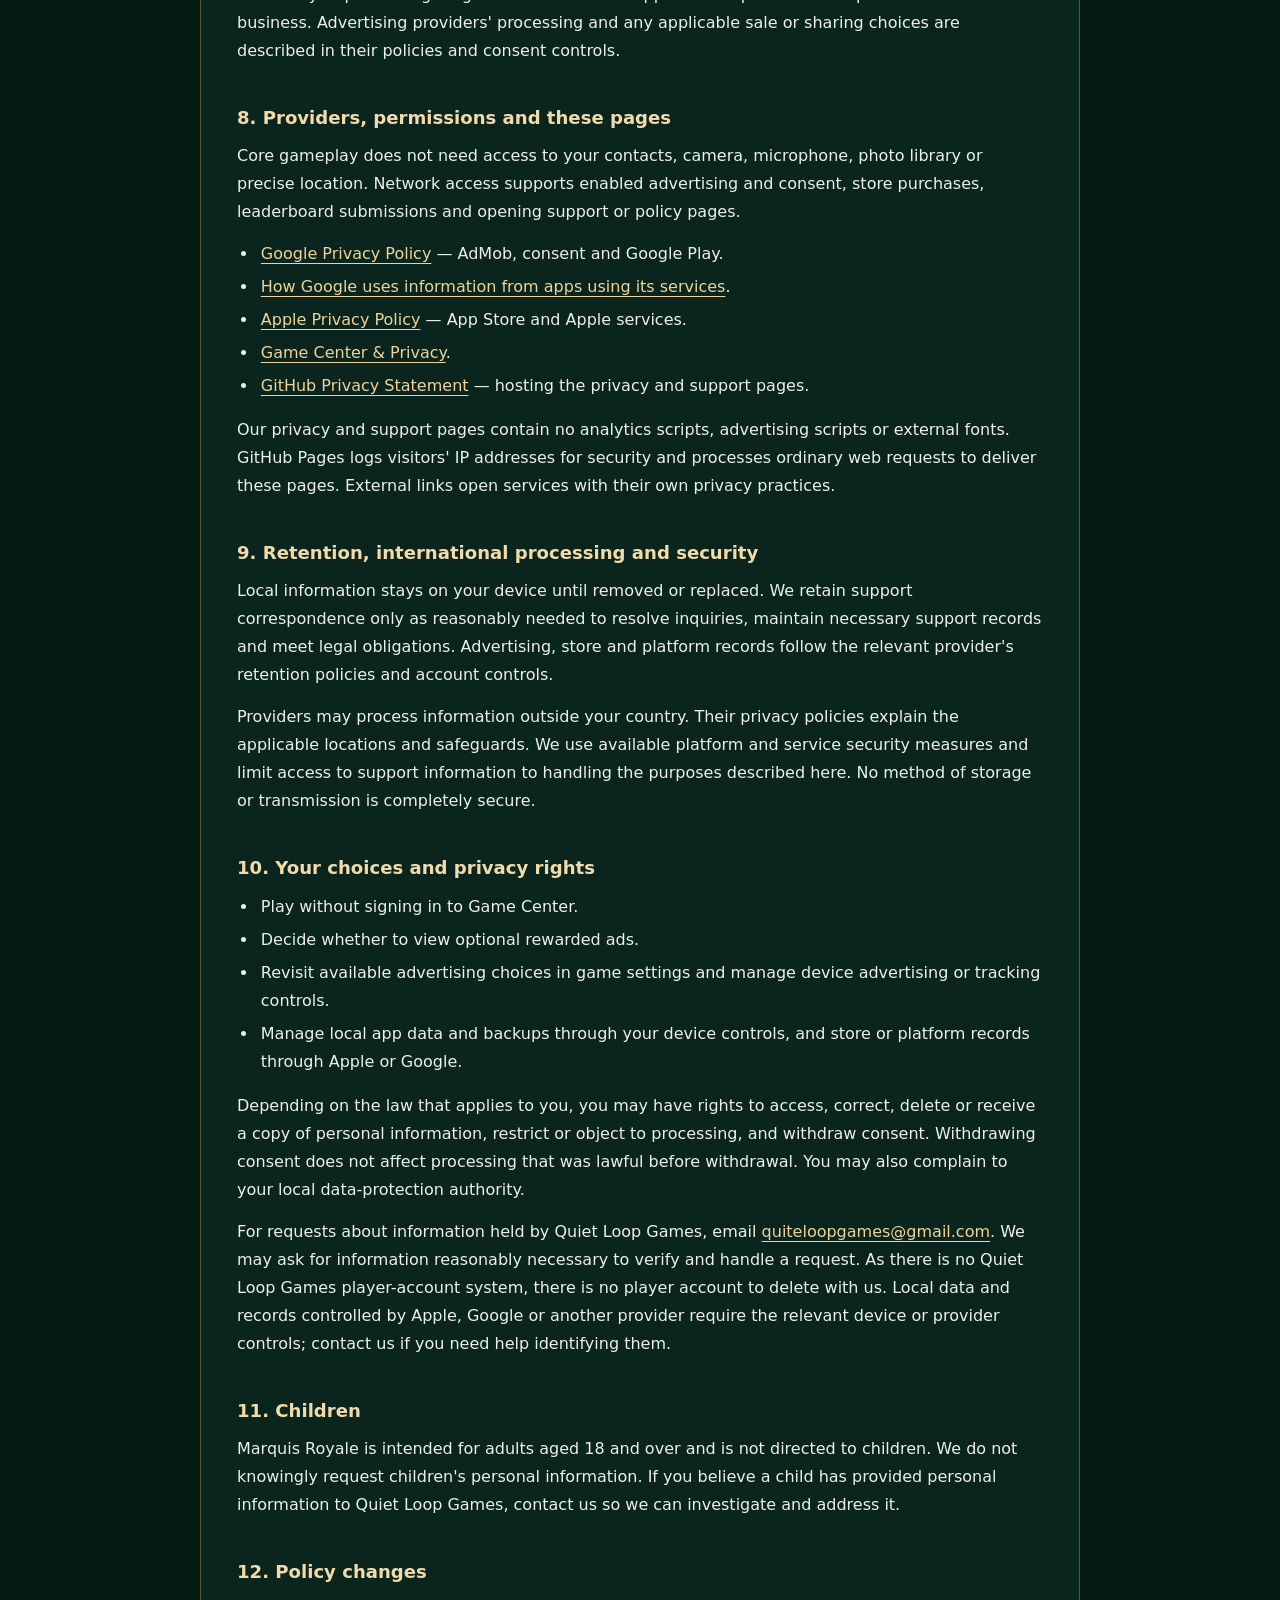
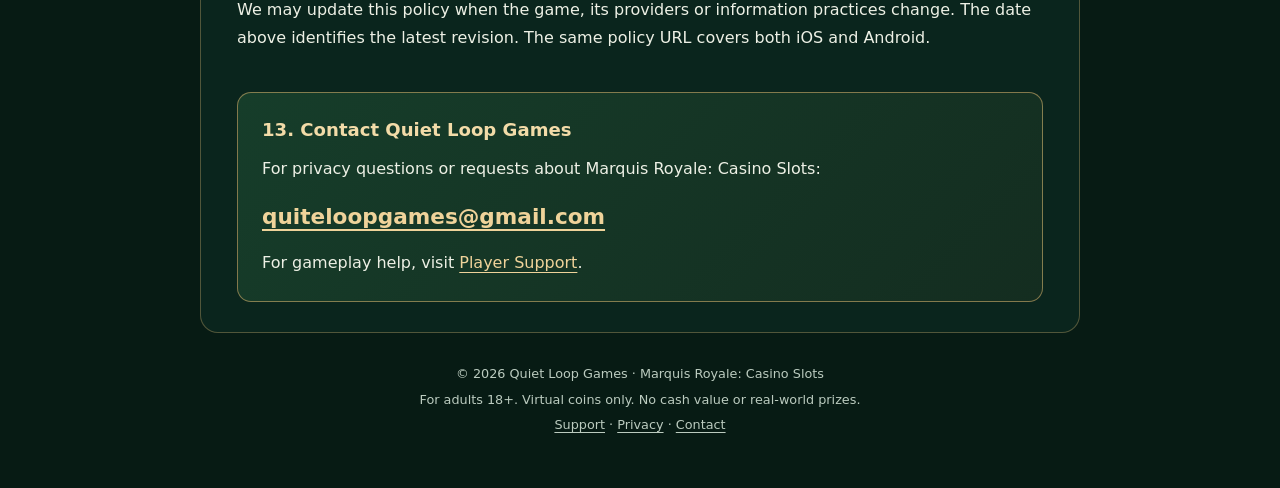
<file: marquis-royale/privacy/index.html>
<!doctype html>
<html lang="en">
<head>
  <meta charset="utf-8">
  <meta name="viewport" content="width=device-width, initial-scale=1">
  <meta name="theme-color" content="#071b14">
  <meta name="description" content="Shared iOS and Android privacy policy for Marquis Royale: Casino Slots by Quiet Loop Games. Local saves, AdMob, Game Center, purchases and privacy choices.">
  <link rel="canonical" href="https://quietloopgames.github.io/marquis-royale/privacy/">
  <title>Marquis Royale: Casino Slots — Privacy Policy</title>
  <style>
:root{color-scheme:dark;--bg:#071b14;--panel:#0b2c22;--ink:#edf0e5;--muted:#bbcbbf;--gold:#efd39a;--line:#c7a76760;font-family:system-ui,-apple-system,BlinkMacSystemFont,"Segoe UI",sans-serif;font-synthesis:none}
*{box-sizing:border-box}html{scroll-behavior:smooth}body{margin:0;background:radial-gradient(ellipse at 10% 0,#16523a 0,transparent 40rem),radial-gradient(ellipse at 100% 16%,#42341a50 0,transparent 35rem),var(--bg);color:var(--ink);line-height:1.75}
a{color:var(--gold);text-underline-offset:.22em;overflow-wrap:anywhere}a:hover{color:#fff0cc}a:focus-visible,summary:focus-visible{outline:3px solid var(--gold);outline-offset:5px;border-radius:3px}
.skip{position:absolute;top:8px;left:16px;transform:translateY(-160%);padding:8px 14px;background:var(--panel);z-index:2}.skip:focus{transform:translateY(0)}
main{width:min(880px,calc(100% - 32px));margin:auto;padding:32px 0 48px}.top{display:flex;justify-content:space-between;align-items:center;gap:18px;margin-bottom:22px}.studio{font-size:.73rem;letter-spacing:.17em;font-weight:700;text-decoration:none}.platform{font-size:.78rem;color:var(--muted);white-space:nowrap}
header{position:relative;padding:32px 36px;border:1px solid var(--line);border-radius:20px;background:linear-gradient(140deg,#123f30e8,#0a251df5);box-shadow:inset 0 0 0 4px #efd39a08,0 16px 50px #0003}
.game{font-family:Georgia,"Times New Roman",serif;font-size:1.35rem;line-height:1.35;letter-spacing:.06em;color:var(--gold);margin:0}.tag{font-size:.72rem;letter-spacing:.23em;color:var(--muted);margin:5px 0 22px}
h1{font-family:Georgia,"Times New Roman",serif;color:#f8e6bc;font-size:clamp(2.25rem,7vw,3.8rem);font-weight:500;letter-spacing:-.025em;line-height:1.1;margin:0 0 16px}header p{margin:8px 0;color:var(--muted)}.meta{font-size:.83rem}
.nav{display:flex;gap:10px;flex-wrap:wrap;margin:20px 0}.nav a{font-size:.9rem;text-decoration:none;border:1px solid var(--line);border-radius:999px;padding:8px 17px;background:#0a251d}.nav a[aria-current=page]{background:#e7c889;color:#122c20;border-color:#e7c889;font-weight:700}
.summary{display:grid;grid-template-columns:repeat(3,minmax(0,1fr));gap:12px;margin:22px 0}.summary>div{border:1px solid var(--line);border-radius:12px;padding:16px;background:#0d2b21;font-size:.87rem;line-height:1.6;color:var(--muted)}.summary strong{display:block;color:var(--gold);font-weight:650;margin-bottom:5px}
article{border:1px solid var(--line);border-radius:18px;background:#0b271fe8;padding:6px 36px 30px}section{scroll-margin-top:20px;padding-top:26px}h2{font-size:1.13rem;line-height:1.4;font-weight:650;color:#f2dba8;margin:0 0 12px}h3{font-size:1rem;color:#f2dba8;margin:20px 0 7px}p{margin:0 0 14px}ul,ol{padding-left:1.3rem;margin:8px 0 16px}li{margin:5px 0;padding-left:3px}.topics{display:flex;flex-wrap:wrap;gap:8px;font-size:.83rem;margin:0 0 20px}.topics a{padding:5px 10px;border:1px solid var(--line);border-radius:6px;text-decoration:none}
.contact{border:1px solid #c7a7679e;border-radius:14px;background:linear-gradient(135deg,#163d2a,#142d20);padding:24px;overflow-wrap:anywhere}.contact p:last-child{margin:0}.email{display:inline-block;font-size:clamp(1rem,4.5vw,1.35rem);font-weight:650;line-height:1.5;margin:4px 0 16px}.button{display:inline-block;text-decoration:none;background:linear-gradient(135deg,#f4dfae,#cba55f);color:#172c20!important;font-weight:750;border:1px solid #f2d59c;border-radius:9px;padding:11px 18px;line-height:1.5}.button:hover{filter:brightness(1.08)}
.notice{border-left:3px solid #c7a767;padding:12px 16px;background:#e1bf6c0a;color:var(--muted);font-size:.88rem}.fine{font-size:.86rem;color:var(--muted)}details{border-top:1px solid var(--line);padding:18px 0}details:last-child{padding-bottom:0}summary{cursor:pointer;font-weight:650;color:#f2dba8;line-height:1.55;padding-right:8px}details p:first-of-type{margin-top:14px}details p:last-child{margin-bottom:0}
footer{text-align:center;color:var(--muted);font-size:.8rem;line-height:1.7;padding-top:26px}footer p{margin:4px 0}footer a{color:inherit}
@media(max-width:600px){main{padding-top:20px}.top{align-items:flex-start;gap:10px}.studio{font-size:.65rem;letter-spacing:.12em}.platform{font-size:.7rem}header{padding:26px 22px;border-radius:16px}.game{font-size:1.17rem}.summary{grid-template-columns:1fr;gap:9px}.summary>div{padding:13px 16px}.summary strong{display:inline;margin-right:5px}article{padding:0 22px 26px}.contact{padding:20px}.nav a{font-size:.84rem;padding:8px 14px}.button{width:100%;text-align:center}}
@media(prefers-reduced-motion:reduce){html{scroll-behavior:auto}}
</style>
</head>
<body>
<a class="skip" href="#content">Skip to content</a>
<main>
  <div class="top"><a class="studio" href="https://quietloopgames.github.io/">QUIET LOOP GAMES</a><span class="platform">iOS &amp; Android</span></div>
  <header>
    <p class="game">MARQUIS ROYALE</p>
    <p class="tag">CASINO SLOTS</p>
    <h1>Privacy Policy</h1>
    <p>How information is handled while you enjoy the vaults and restore your salon.</p>
    <p class="meta">Last updated <time datetime="2026-10-21">October 21, 2026</time></p>
  </header>
  <nav class="nav" aria-label="Game information">
    <a href="https://quietloopgames.github.io/marquis-royale/support/">Player Support</a>
    <a href="https://quietloopgames.github.io/marquis-royale/privacy/" aria-current="page">Privacy Policy</a>
  </nav>
  <div class="summary" aria-label="At a glance">
    <div><strong>Local progress</strong>Your coins, salon and preferences are saved on your device.</div>
    <div><strong>Platform services</strong>Advertising, scores and purchases use the providers described below.</div>
    <div><strong>Your choices</strong>Manage available privacy settings or contact us about your information.</div>
  </div>
  <nav class="topics" aria-label="Privacy topics">
    <a href="#local">Local saves</a><a href="#ads">Advertising</a><a href="#scores">Game Center</a><a href="#purchases">Purchases</a><a href="#choices">Your choices</a><a href="#contact">Contact</a>
  </nav>
  <article id="content" tabindex="-1">
    <section id="scope">
      <h2>1. About this policy</h2>
      <p>Quiet Loop Games develops Marquis Royale: Casino Slots. This policy covers the game's iOS and Android versions and the information handled by us and the service providers described here. Contact us at <a href="mailto:quiteloopgames@gmail.com">quiteloopgames@gmail.com</a> about privacy questions or requests.</p>
      <p>Features can differ between platforms and releases. Advertising, platform leaderboards and purchases described here process information only when those features are enabled in your version and used or displayed.</p>
      <p>You do not need a Quiet Loop Games account to play. We do not operate a player-account database or our own cloud-save server for this game. The game is for adults aged 18 and over and offers virtual entertainment only. Its coins have no monetary value and cannot be withdrawn or exchanged for cash or real-world prizes.</p>
    </section>
    <section id="local">
      <h2>2. Information stored on your device</h2>
      <p>The game stores your virtual coin balance, completed turns, best win, salon restorations, unlocked vaults, daily rewards and goals, active bonus sessions, and sound, motion and haptic preferences. It also stores records needed to finish interrupted rounds, avoid duplicate rewards and manage advertising timing. An enabled native leaderboard integration may keep a pending score and its associated platform player identifier until submission is completed.</p>
      <p>These local saves are used to run the game and remember your progress. They are not automatically synchronized between devices, the browser version and a separately installed app. A Game Center sign-in does not turn the local save into a cloud save.</p>
      <p>Device or operating-system backups, if enabled, are controlled by your platform settings. Clearing local app data can erase progress; deleting and reinstalling the app may also erase it. Platform purchase and leaderboard records are managed separately.</p>
    </section>
    <section id="ads">
      <h2>3. Advertising and rewarded videos</h2>
      <p>Versions with advertising enabled may display banner ads and interstitial ads at eligible breaks. You can also choose to view an optional rewarded video for virtual coins. An ad reward is recorded after the advertising service confirms that it was earned.</p>
      <p>Google AdMob and its advertising partners may process IP addresses and approximate location inferred from them; device, app and advertising identifiers where permitted; operating-system and app information; ad views, taps, video views and other interactions; and crash, diagnostic or performance information. These data support ad delivery, measurement, advertising analytics, security and fraud prevention. The information processed depends on the SDK, region, permissions and advertising choices.</p>
      <p>Where consent is required, advertising choices are presented through Google's consent system. You can revisit available choices using <strong>Ad privacy choices</strong> in the game's settings when that control is available. Withdrawing consent affects subsequent processing that relies on it. On iOS, tracking that requires Apple's permission is subject to your App Tracking Transparency choice. You can also use your device's advertising and tracking settings.</p>
      <p>Choosing not to view an optional rewarded video does not prevent core gameplay. Advertising or rewards may be unavailable without an internet connection or when the provider has no suitable ad. We do not operate a separate third-party gameplay analytics or crash-reporting service in addition to the provider processing described in this policy.</p>
    </section>
    <section id="scores">
      <h2>4. Apple Game Center on iOS</h2>
      <p>Where enabled, signing in to Apple Game Center allows the game to submit your largest completed single-turn coin return to the <strong>Biggest Turn</strong> leaderboard. The integration uses your Game Center player identifier and score to associate submissions with the correct player and retry pending submissions.</p>
      <p>Apple manages your Game Center account. Your Game Center nickname, avatar and score can be visible to other players on global leaderboards. Apple provides controls for other profile and activity sharing. You can play without signing in to Game Center. This feature is specific to supported Apple versions of the game.</p>
    </section>
    <section id="purchases">
      <h2>5. Store purchases, where offered</h2>
      <p>If your version offers virtual coin packs or other in-app purchases, Apple processes App Store payments on iOS and Google processes Google Play payments on Android. The game may use product identifiers, transaction identifiers or receipts, purchase status and entitlement information to verify a purchase, deliver the purchased item or restore an eligible permanent benefit.</p>
      <p>Quiet Loop Games does not receive your full payment card or bank details from these stores. Store account information, billing records and refunds are handled under the relevant platform's terms and privacy policy. Buying virtual coins does not make them redeemable for cash or real-world prizes.</p>
    </section>
    <section id="support-data">
      <h2>6. Support messages</h2>
      <p>If you email us, we receive your email address and the message, attachments and other details you choose to send. We use them to answer you, investigate the problem and handle your request. Please share only information relevant to your inquiry.</p>
    </section>
    <section id="purposes">
      <h2>7. Purposes, legal bases and sharing</h2>
      <p>We use information to provide requested game and support features, maintain their security and reliability, and meet applicable legal obligations. Where data-protection law requires a legal basis, we rely on consent for processing that requires consent, performance of requested services where applicable, and legitimate interests in responding to support requests and preventing misuse, subject to your rights.</p>
      <p>Information is shared with the providers needed for the features described above, including Google for advertising and Android store services, Apple for iOS store and Game Center services, and our email provider when you contact us. We may also disclose information where required by law or necessary to protect legal rights. We do not sell support correspondence or operate a data-broker business. Advertising providers' processing and any applicable sale or sharing choices are described in their policies and consent controls.</p>
    </section>
    <section id="providers">
      <h2>8. Providers, permissions and these pages</h2>
      <p>Core gameplay does not need access to your contacts, camera, microphone, photo library or precise location. Network access supports enabled advertising and consent, store purchases, leaderboard submissions and opening support or policy pages.</p>
      <ul>
        <li><a href="https://policies.google.com/privacy">Google Privacy Policy</a> — AdMob, consent and Google Play.</li>
        <li><a href="https://policies.google.com/technologies/partner-sites">How Google uses information from apps using its services</a>.</li>
        <li><a href="https://www.apple.com/legal/privacy/">Apple Privacy Policy</a> — App Store and Apple services.</li>
        <li><a href="https://www.apple.com/legal/privacy/data/en/game-center/">Game Center &amp; Privacy</a>.</li>
        <li><a href="https://docs.github.com/en/site-policy/privacy-policies/github-general-privacy-statement">GitHub Privacy Statement</a> — hosting the privacy and support pages.</li>
      </ul>
      <p>Our privacy and support pages contain no analytics scripts, advertising scripts or external fonts. GitHub Pages logs visitors' IP addresses for security and processes ordinary web requests to deliver these pages. External links open services with their own privacy practices.</p>
    </section>
    <section id="retention">
      <h2>9. Retention, international processing and security</h2>
      <p>Local information stays on your device until removed or replaced. We retain support correspondence only as reasonably needed to resolve inquiries, maintain necessary support records and meet legal obligations. Advertising, store and platform records follow the relevant provider's retention policies and account controls.</p>
      <p>Providers may process information outside your country. Their privacy policies explain the applicable locations and safeguards. We use available platform and service security measures and limit access to support information to handling the purposes described here. No method of storage or transmission is completely secure.</p>
    </section>
    <section id="choices">
      <h2>10. Your choices and privacy rights</h2>
      <ul>
        <li>Play without signing in to Game Center.</li>
        <li>Decide whether to view optional rewarded ads.</li>
        <li>Revisit available advertising choices in game settings and manage device advertising or tracking controls.</li>
        <li>Manage local app data and backups through your device controls, and store or platform records through Apple or Google.</li>
      </ul>
      <p>Depending on the law that applies to you, you may have rights to access, correct, delete or receive a copy of personal information, restrict or object to processing, and withdraw consent. Withdrawing consent does not affect processing that was lawful before withdrawal. You may also complain to your local data-protection authority.</p>
      <p>For requests about information held by Quiet Loop Games, email <a href="mailto:quiteloopgames@gmail.com?subject=Marquis%20Royale%20Privacy%20Request">quiteloopgames@gmail.com</a>. We may ask for information reasonably necessary to verify and handle a request. As there is no Quiet Loop Games player-account system, there is no player account to delete with us. Local data and records controlled by Apple, Google or another provider require the relevant device or provider controls; contact us if you need help identifying them.</p>
    </section>
    <section id="children">
      <h2>11. Children</h2>
      <p>Marquis Royale is intended for adults aged 18 and over and is not directed to children. We do not knowingly request children's personal information. If you believe a child has provided personal information to Quiet Loop Games, contact us so we can investigate and address it.</p>
    </section>
    <section id="changes">
      <h2>12. Policy changes</h2>
      <p>We may update this policy when the game, its providers or information practices change. The date above identifies the latest revision. The same policy URL covers both iOS and Android.</p>
    </section>
    <section id="contact">
      <div class="contact">
        <h2>13. Contact Quiet Loop Games</h2>
        <p>For privacy questions or requests about Marquis Royale: Casino Slots:</p>
        <a class="email" href="mailto:quiteloopgames@gmail.com?subject=Marquis%20Royale%20Privacy%20Request">quiteloopgames@gmail.com</a>
        <p>For gameplay help, visit <a href="https://quietloopgames.github.io/marquis-royale/support/">Player Support</a>.</p>
      </div>
    </section>
  </article>
  <footer>
    <p>© 2026 Quiet Loop Games · Marquis Royale: Casino Slots</p>
    <p>For adults 18+. Virtual coins only. No cash value or real-world prizes.</p>
    <p><a href="https://quietloopgames.github.io/marquis-royale/support/">Support</a> · <a href="https://quietloopgames.github.io/marquis-royale/privacy/">Privacy</a> · <a href="mailto:quiteloopgames@gmail.com">Contact</a></p>
  </footer>
</main>
</body>
</html>
</file>
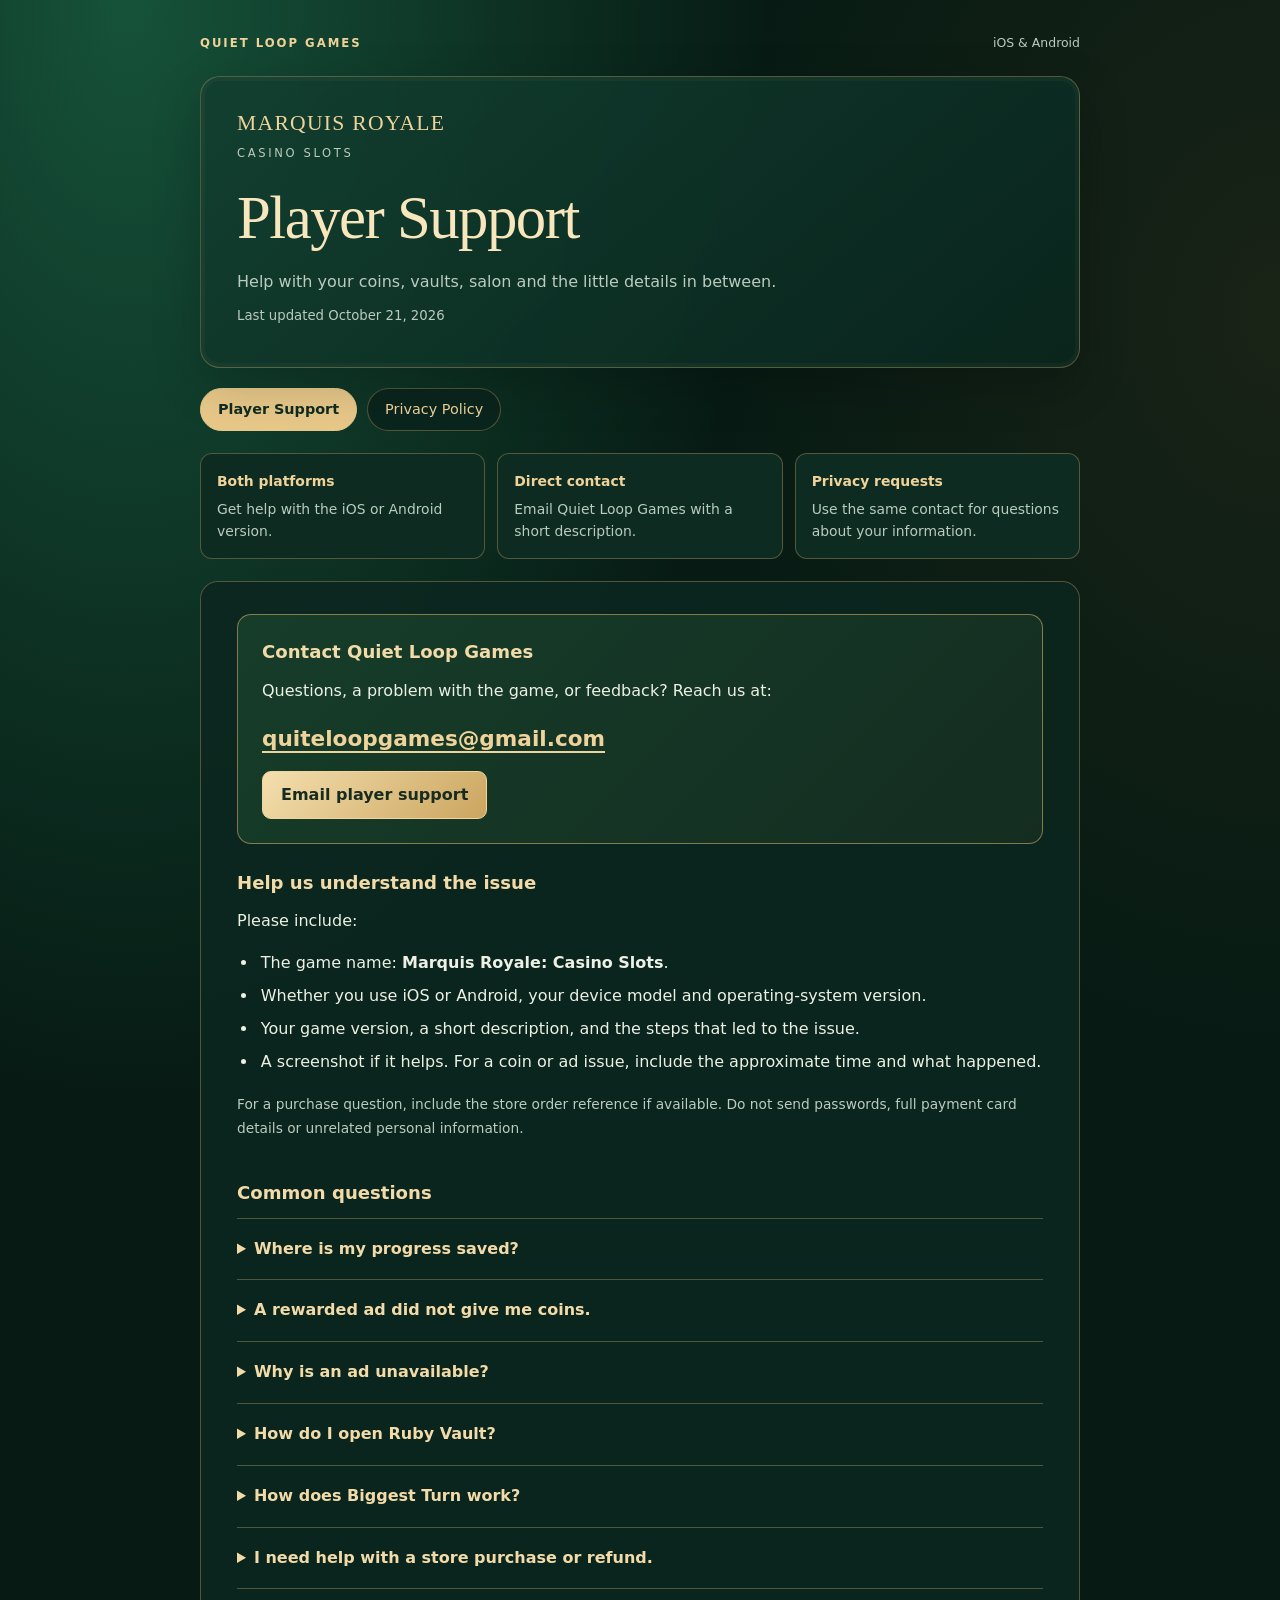
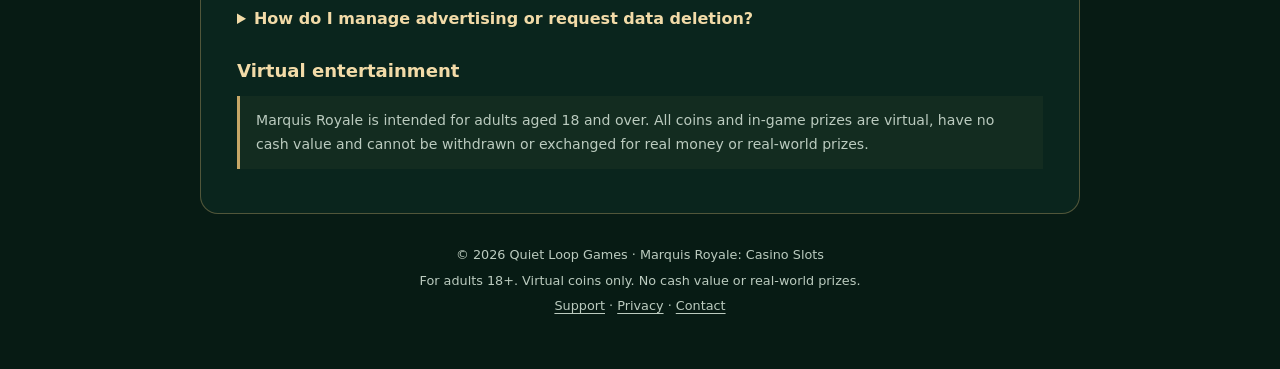
<file: marquis-royale/support/index.html>
<!doctype html>
<html lang="en">
<head>
  <meta charset="utf-8">
  <meta name="viewport" content="width=device-width, initial-scale=1">
  <meta name="theme-color" content="#071b14">
  <meta name="description" content="Support for Marquis Royale: Casino Slots on iOS and Android. Contact Quiet Loop Games about progress, coins, ads, Game Center and store purchases.">
  <link rel="canonical" href="https://quietloopgames.github.io/marquis-royale/support/">
  <title>Marquis Royale: Casino Slots — Player Support</title>
  <style>
:root{color-scheme:dark;--bg:#071b14;--panel:#0b2c22;--ink:#edf0e5;--muted:#bbcbbf;--gold:#efd39a;--line:#c7a76760;font-family:system-ui,-apple-system,BlinkMacSystemFont,"Segoe UI",sans-serif;font-synthesis:none}
*{box-sizing:border-box}html{scroll-behavior:smooth}body{margin:0;background:radial-gradient(ellipse at 10% 0,#16523a 0,transparent 40rem),radial-gradient(ellipse at 100% 16%,#42341a50 0,transparent 35rem),var(--bg);color:var(--ink);line-height:1.75}
a{color:var(--gold);text-underline-offset:.22em;overflow-wrap:anywhere}a:hover{color:#fff0cc}a:focus-visible,summary:focus-visible{outline:3px solid var(--gold);outline-offset:5px;border-radius:3px}
.skip{position:absolute;top:8px;left:16px;transform:translateY(-160%);padding:8px 14px;background:var(--panel);z-index:2}.skip:focus{transform:translateY(0)}
main{width:min(880px,calc(100% - 32px));margin:auto;padding:32px 0 48px}.top{display:flex;justify-content:space-between;align-items:center;gap:18px;margin-bottom:22px}.studio{font-size:.73rem;letter-spacing:.17em;font-weight:700;text-decoration:none}.platform{font-size:.78rem;color:var(--muted);white-space:nowrap}
header{position:relative;padding:32px 36px;border:1px solid var(--line);border-radius:20px;background:linear-gradient(140deg,#123f30e8,#0a251df5);box-shadow:inset 0 0 0 4px #efd39a08,0 16px 50px #0003}
.game{font-family:Georgia,"Times New Roman",serif;font-size:1.35rem;line-height:1.35;letter-spacing:.06em;color:var(--gold);margin:0}.tag{font-size:.72rem;letter-spacing:.23em;color:var(--muted);margin:5px 0 22px}
h1{font-family:Georgia,"Times New Roman",serif;color:#f8e6bc;font-size:clamp(2.25rem,7vw,3.8rem);font-weight:500;letter-spacing:-.025em;line-height:1.1;margin:0 0 16px}header p{margin:8px 0;color:var(--muted)}.meta{font-size:.83rem}
.nav{display:flex;gap:10px;flex-wrap:wrap;margin:20px 0}.nav a{font-size:.9rem;text-decoration:none;border:1px solid var(--line);border-radius:999px;padding:8px 17px;background:#0a251d}.nav a[aria-current=page]{background:#e7c889;color:#122c20;border-color:#e7c889;font-weight:700}
.summary{display:grid;grid-template-columns:repeat(3,minmax(0,1fr));gap:12px;margin:22px 0}.summary>div{border:1px solid var(--line);border-radius:12px;padding:16px;background:#0d2b21;font-size:.87rem;line-height:1.6;color:var(--muted)}.summary strong{display:block;color:var(--gold);font-weight:650;margin-bottom:5px}
article{border:1px solid var(--line);border-radius:18px;background:#0b271fe8;padding:6px 36px 30px}section{scroll-margin-top:20px;padding-top:26px}h2{font-size:1.13rem;line-height:1.4;font-weight:650;color:#f2dba8;margin:0 0 12px}h3{font-size:1rem;color:#f2dba8;margin:20px 0 7px}p{margin:0 0 14px}ul,ol{padding-left:1.3rem;margin:8px 0 16px}li{margin:5px 0;padding-left:3px}.topics{display:flex;flex-wrap:wrap;gap:8px;font-size:.83rem;margin:0 0 20px}.topics a{padding:5px 10px;border:1px solid var(--line);border-radius:6px;text-decoration:none}
.contact{border:1px solid #c7a7679e;border-radius:14px;background:linear-gradient(135deg,#163d2a,#142d20);padding:24px;overflow-wrap:anywhere}.contact p:last-child{margin:0}.email{display:inline-block;font-size:clamp(1rem,4.5vw,1.35rem);font-weight:650;line-height:1.5;margin:4px 0 16px}.button{display:inline-block;text-decoration:none;background:linear-gradient(135deg,#f4dfae,#cba55f);color:#172c20!important;font-weight:750;border:1px solid #f2d59c;border-radius:9px;padding:11px 18px;line-height:1.5}.button:hover{filter:brightness(1.08)}
.notice{border-left:3px solid #c7a767;padding:12px 16px;background:#e1bf6c0a;color:var(--muted);font-size:.88rem}.fine{font-size:.86rem;color:var(--muted)}details{border-top:1px solid var(--line);padding:18px 0}details:last-child{padding-bottom:0}summary{cursor:pointer;font-weight:650;color:#f2dba8;line-height:1.55;padding-right:8px}details p:first-of-type{margin-top:14px}details p:last-child{margin-bottom:0}
footer{text-align:center;color:var(--muted);font-size:.8rem;line-height:1.7;padding-top:26px}footer p{margin:4px 0}footer a{color:inherit}
@media(max-width:600px){main{padding-top:20px}.top{align-items:flex-start;gap:10px}.studio{font-size:.65rem;letter-spacing:.12em}.platform{font-size:.7rem}header{padding:26px 22px;border-radius:16px}.game{font-size:1.17rem}.summary{grid-template-columns:1fr;gap:9px}.summary>div{padding:13px 16px}.summary strong{display:inline;margin-right:5px}article{padding:0 22px 26px}.contact{padding:20px}.nav a{font-size:.84rem;padding:8px 14px}.button{width:100%;text-align:center}}
@media(prefers-reduced-motion:reduce){html{scroll-behavior:auto}}
</style>
</head>
<body>
<a class="skip" href="#content">Skip to content</a>
<main>
  <div class="top"><a class="studio" href="https://quietloopgames.github.io/">QUIET LOOP GAMES</a><span class="platform">iOS &amp; Android</span></div>
  <header>
    <p class="game">MARQUIS ROYALE</p>
    <p class="tag">CASINO SLOTS</p>
    <h1>Player Support</h1>
    <p>Help with your coins, vaults, salon and the little details in between.</p>
    <p class="meta">Last updated <time datetime="2026-10-21">October 21, 2026</time></p>
  </header>
  <nav class="nav" aria-label="Game information">
    <a href="https://quietloopgames.github.io/marquis-royale/support/" aria-current="page">Player Support</a>
    <a href="https://quietloopgames.github.io/marquis-royale/privacy/">Privacy Policy</a>
  </nav>
  <div class="summary" aria-label="Support at a glance">
    <div><strong>Both platforms</strong>Get help with the iOS or Android version.</div>
    <div><strong>Direct contact</strong>Email Quiet Loop Games with a short description.</div>
    <div><strong>Privacy requests</strong>Use the same contact for questions about your information.</div>
  </div>
  <article id="content" tabindex="-1">
    <section id="contact">
      <div class="contact">
        <h2>Contact Quiet Loop Games</h2>
        <p>Questions, a problem with the game, or feedback? Reach us at:</p>
        <a class="email" href="mailto:quiteloopgames@gmail.com?subject=Marquis%20Royale%20Support">quiteloopgames@gmail.com</a>
        <p><a class="button" href="mailto:quiteloopgames@gmail.com?subject=Marquis%20Royale%20Support">Email player support</a></p>
      </div>
    </section>
    <section id="include">
      <h2>Help us understand the issue</h2>
      <p>Please include:</p>
      <ul>
        <li>The game name: <strong>Marquis Royale: Casino Slots</strong>.</li>
        <li>Whether you use iOS or Android, your device model and operating-system version.</li>
        <li>Your game version, a short description, and the steps that led to the issue.</li>
        <li>A screenshot if it helps. For a coin or ad issue, include the approximate time and what happened.</li>
      </ul>
      <p class="fine">For a purchase question, include the store order reference if available. Do not send passwords, full payment card details or unrelated personal information.</p>
    </section>
    <section id="help">
      <h2>Common questions</h2>
      <details>
        <summary>Where is my progress saved?</summary>
        <p>Your coin balance, salon restorations, unlocked vaults, daily rewards and settings are saved locally on your device. Separate devices and browser/mobile installations do not automatically share the same save. Game Center scores are separate from local progress.</p>
        <p>If progress appears missing, contact us before deleting the app or clearing app data, as these actions may erase the remaining local save. We do not operate a cloud-save service for this game.</p>
      </details>
      <details>
        <summary>A rewarded ad did not give me coins.</summary>
        <p>Coins are credited after the advertising provider confirms that the reward was earned. Closing an ad before the reward is earned or a failed ad does not grant coins. If you completed an ad but did not receive the displayed reward, email us with your platform, game version, approximate time and what you saw.</p>
      </details>
      <details>
        <summary>Why is an ad unavailable?</summary>
        <p>Advertising depends on your app version, internet connection, region, privacy choices and the provider's available inventory. Try again later with a stable connection. Rewarded ads are optional; an unavailable ad does not stop core gameplay.</p>
      </details>
      <details>
        <summary>How do I open Ruby Vault?</summary>
        <p>Restore the first three salon details. Each restoration requires its displayed coin cost and turn goal. Use <strong>Your Salon</strong> to see your next restoration and its requirements.</p>
      </details>
      <details>
        <summary>How does Biggest Turn work?</summary>
        <p>Biggest Turn records the largest coin return from a completed single turn, including its applicable cascade result. It is different from your total coin balance. Daily gifts and ad rewards do not count as spin wins.</p>
        <p>Where enabled on iOS, Apple Game Center provides the online leaderboard. You can still play without signing in. Leaderboard availability depends on your platform and release.</p>
      </details>
      <details>
        <summary>I need help with a store purchase or refund.</summary>
        <p>Where purchases are offered, Apple or Google handles payment and receipts. Email us with the product name, your platform and store order reference so we can investigate delivery of the purchased item. Refund requests are handled through the store where the purchase was made.</p>
        <p><a href="https://support.apple.com/billing">Apple billing support</a> · <a href="https://support.google.com/googleplay/">Google Play support</a></p>
      </details>
      <details>
        <summary>How do I manage advertising or request data deletion?</summary>
        <p>When available, open <strong>Ad privacy choices</strong> in game settings. Your device also provides advertising and tracking controls.</p>
        <p>For a privacy question or a request concerning information held by Quiet Loop Games, email <a href="mailto:quiteloopgames@gmail.com?subject=Marquis%20Royale%20Privacy%20Request">quiteloopgames@gmail.com</a>. Local saves are managed through your device, while Apple and Google manage their own account and platform records. See our <a href="https://quietloopgames.github.io/marquis-royale/privacy/">Privacy Policy</a> for details.</p>
      </details>
    </section>
    <section id="virtual">
      <h2>Virtual entertainment</h2>
      <p class="notice">Marquis Royale is intended for adults aged 18 and over. All coins and in-game prizes are virtual, have no cash value and cannot be withdrawn or exchanged for real money or real-world prizes.</p>
    </section>
  </article>
  <footer>
    <p>© 2026 Quiet Loop Games · Marquis Royale: Casino Slots</p>
    <p>For adults 18+. Virtual coins only. No cash value or real-world prizes.</p>
    <p><a href="https://quietloopgames.github.io/marquis-royale/support/">Support</a> · <a href="https://quietloopgames.github.io/marquis-royale/privacy/">Privacy</a> · <a href="mailto:quiteloopgames@gmail.com">Contact</a></p>
  </footer>
</main>
</body>
</html>
</file>
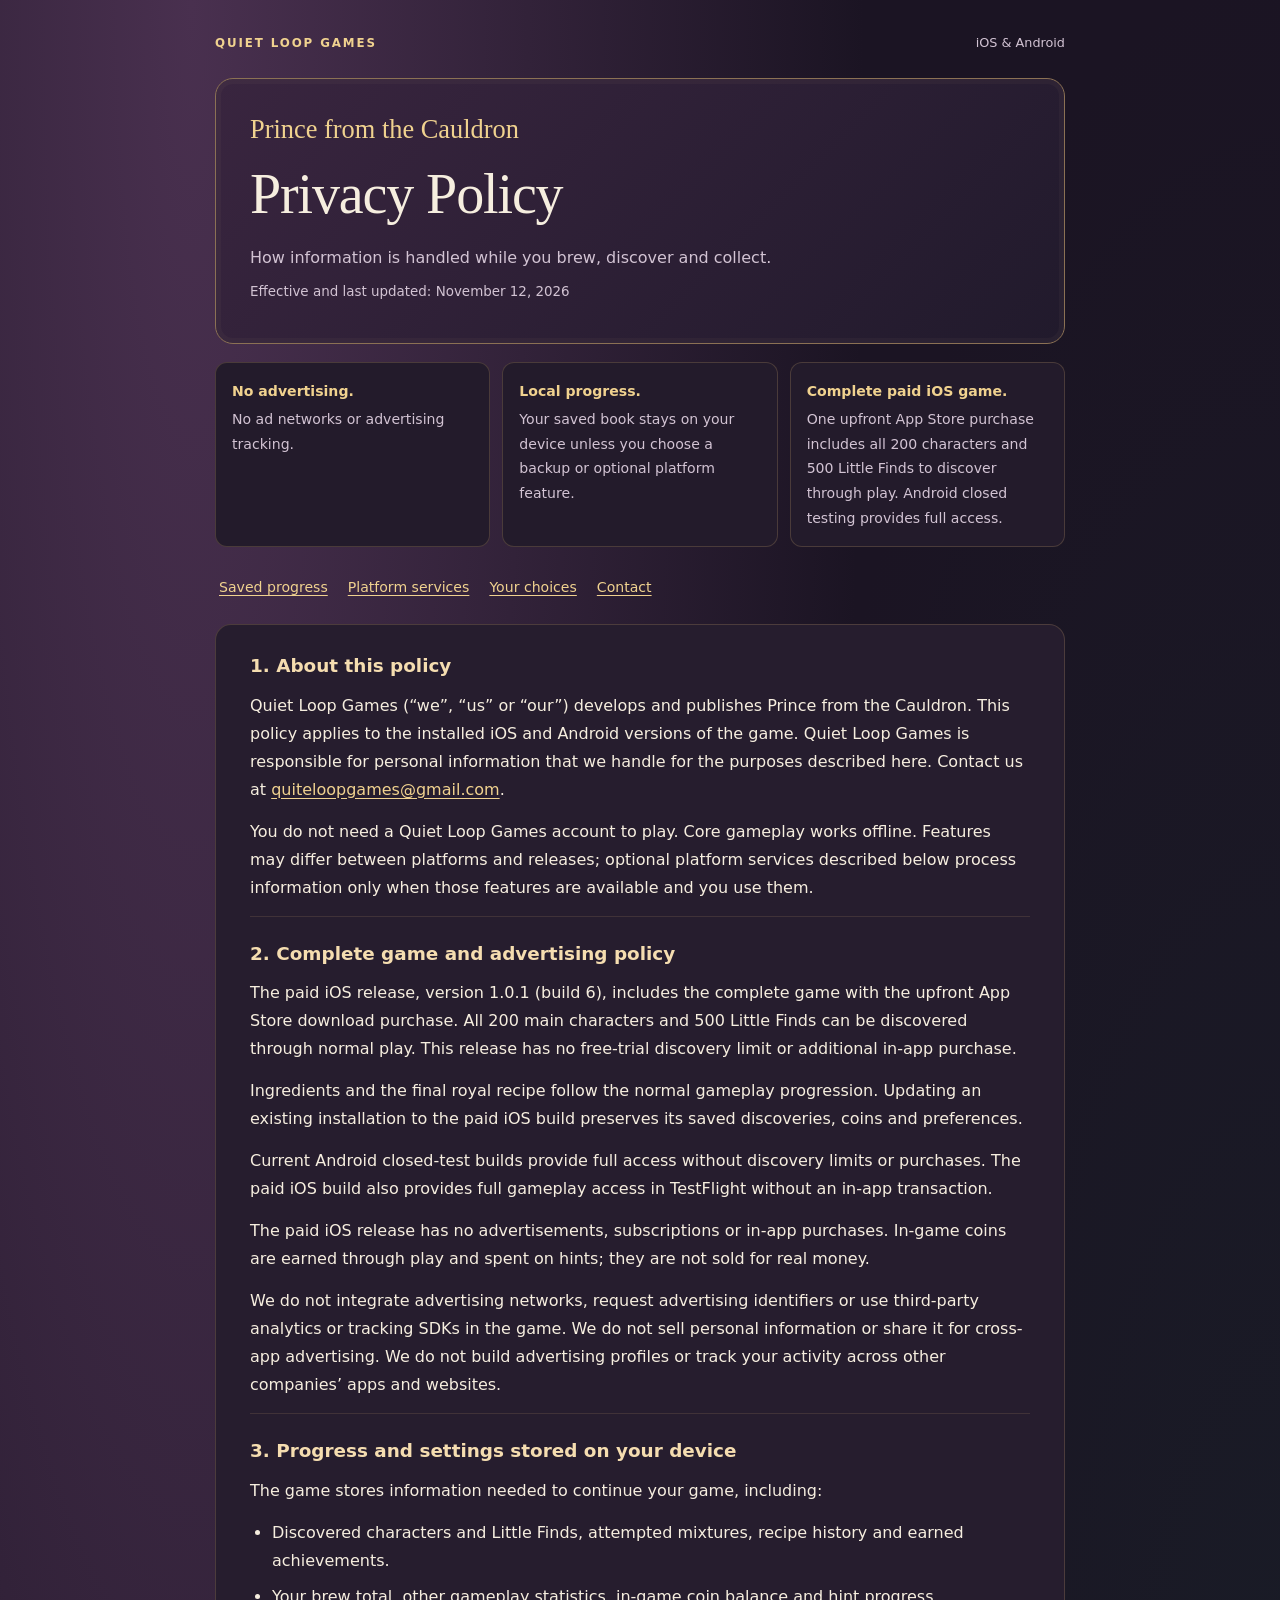
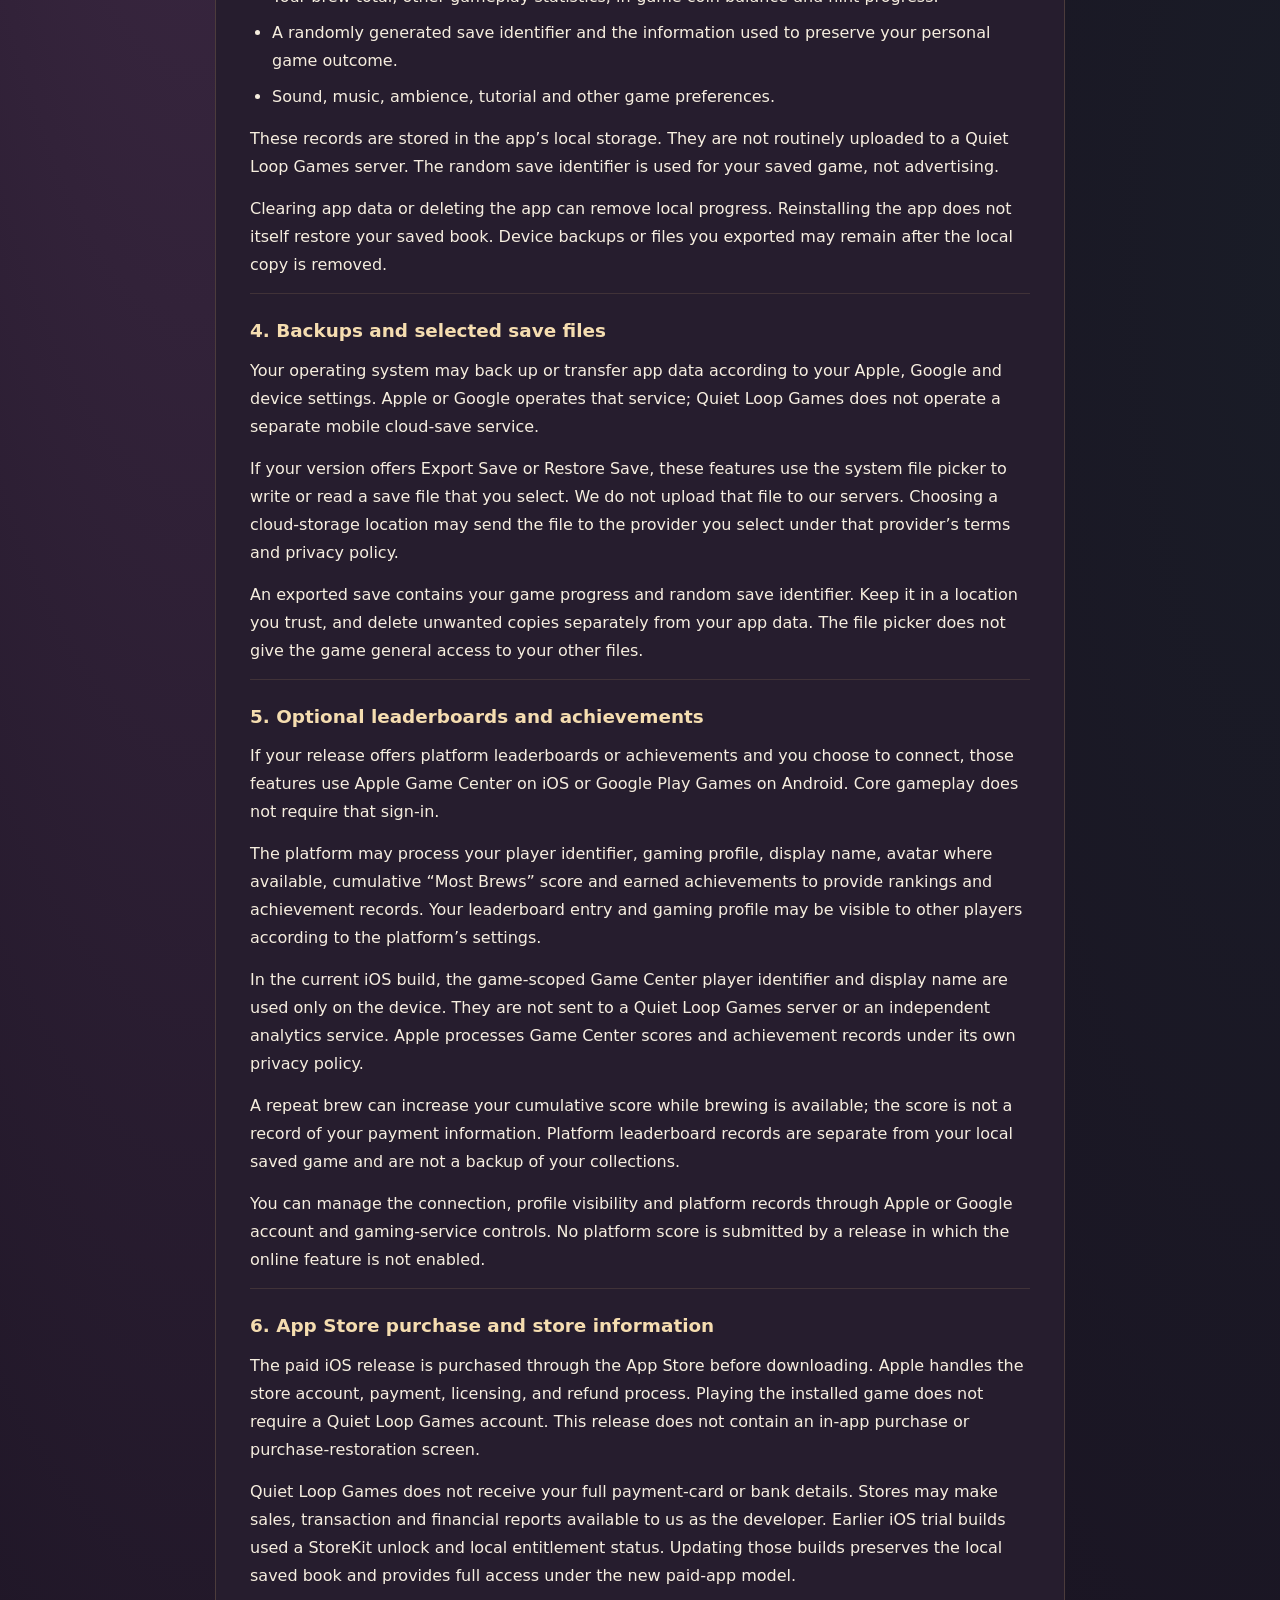
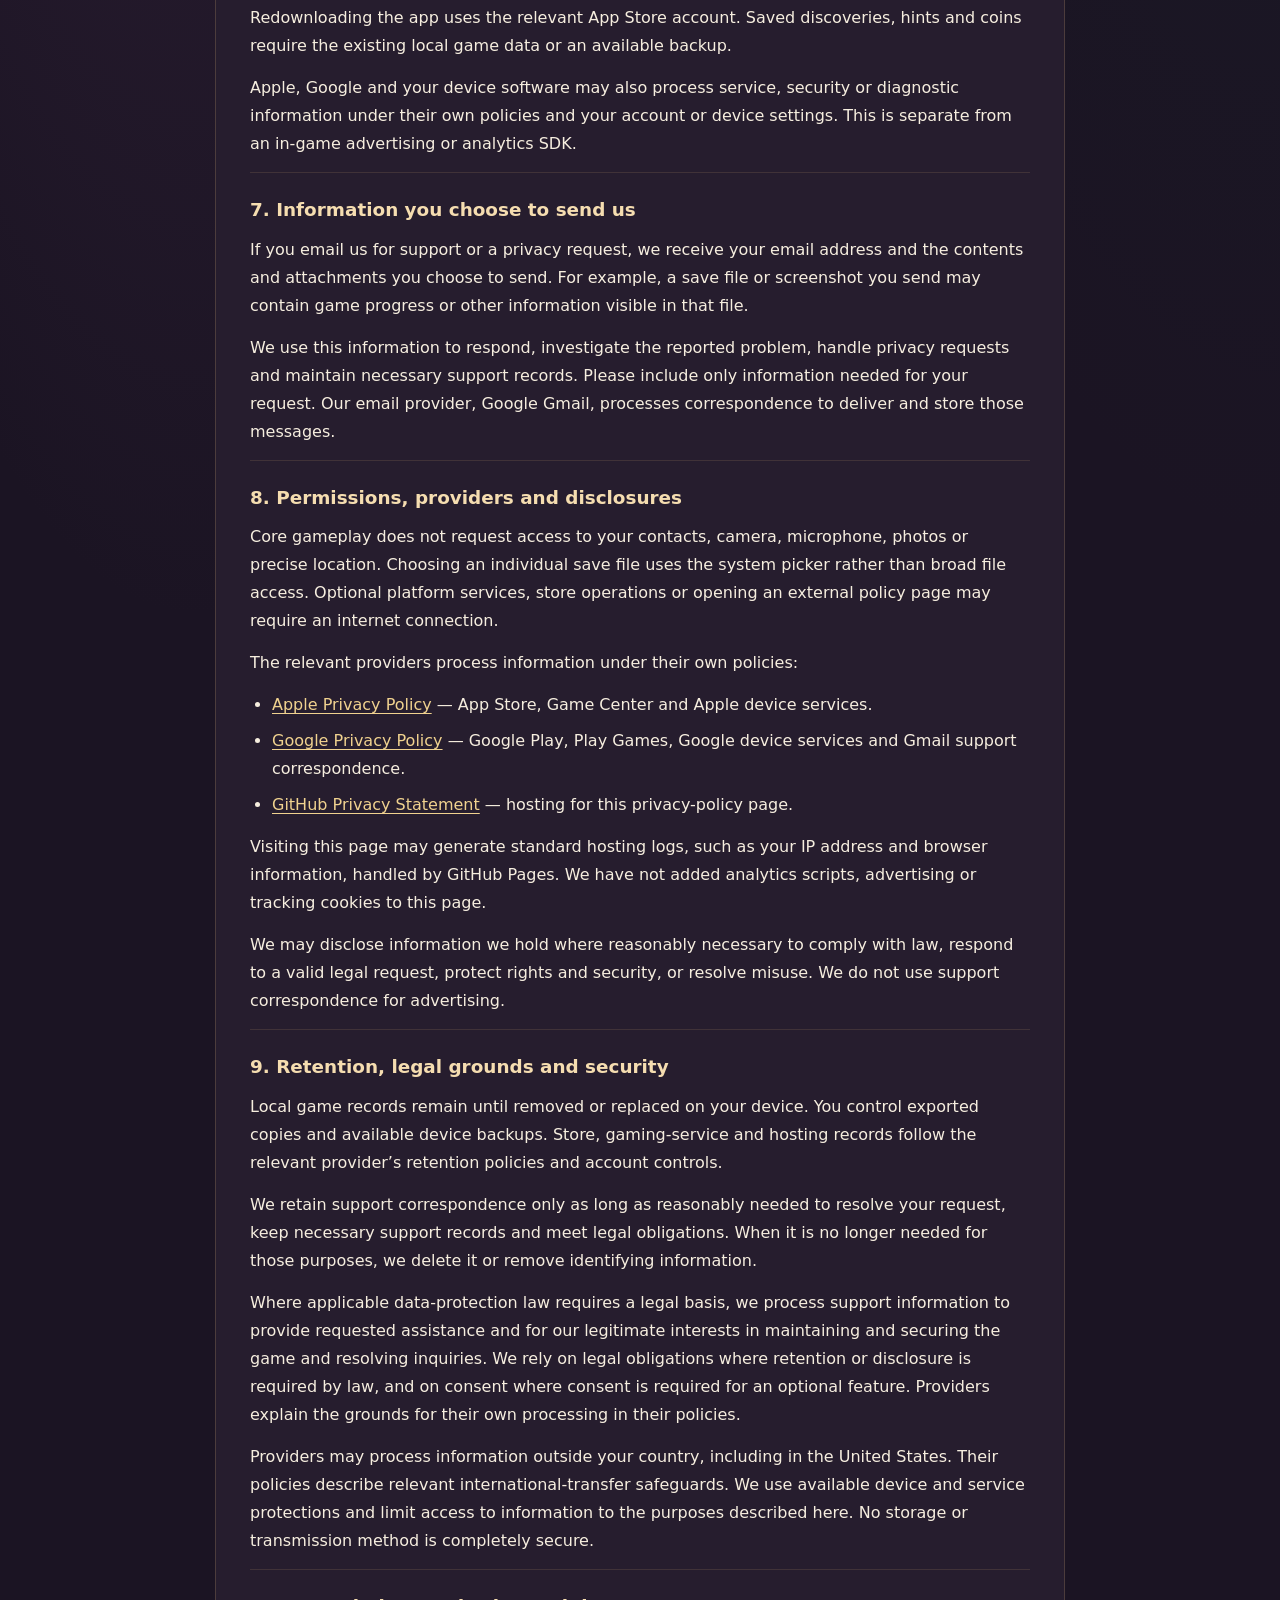
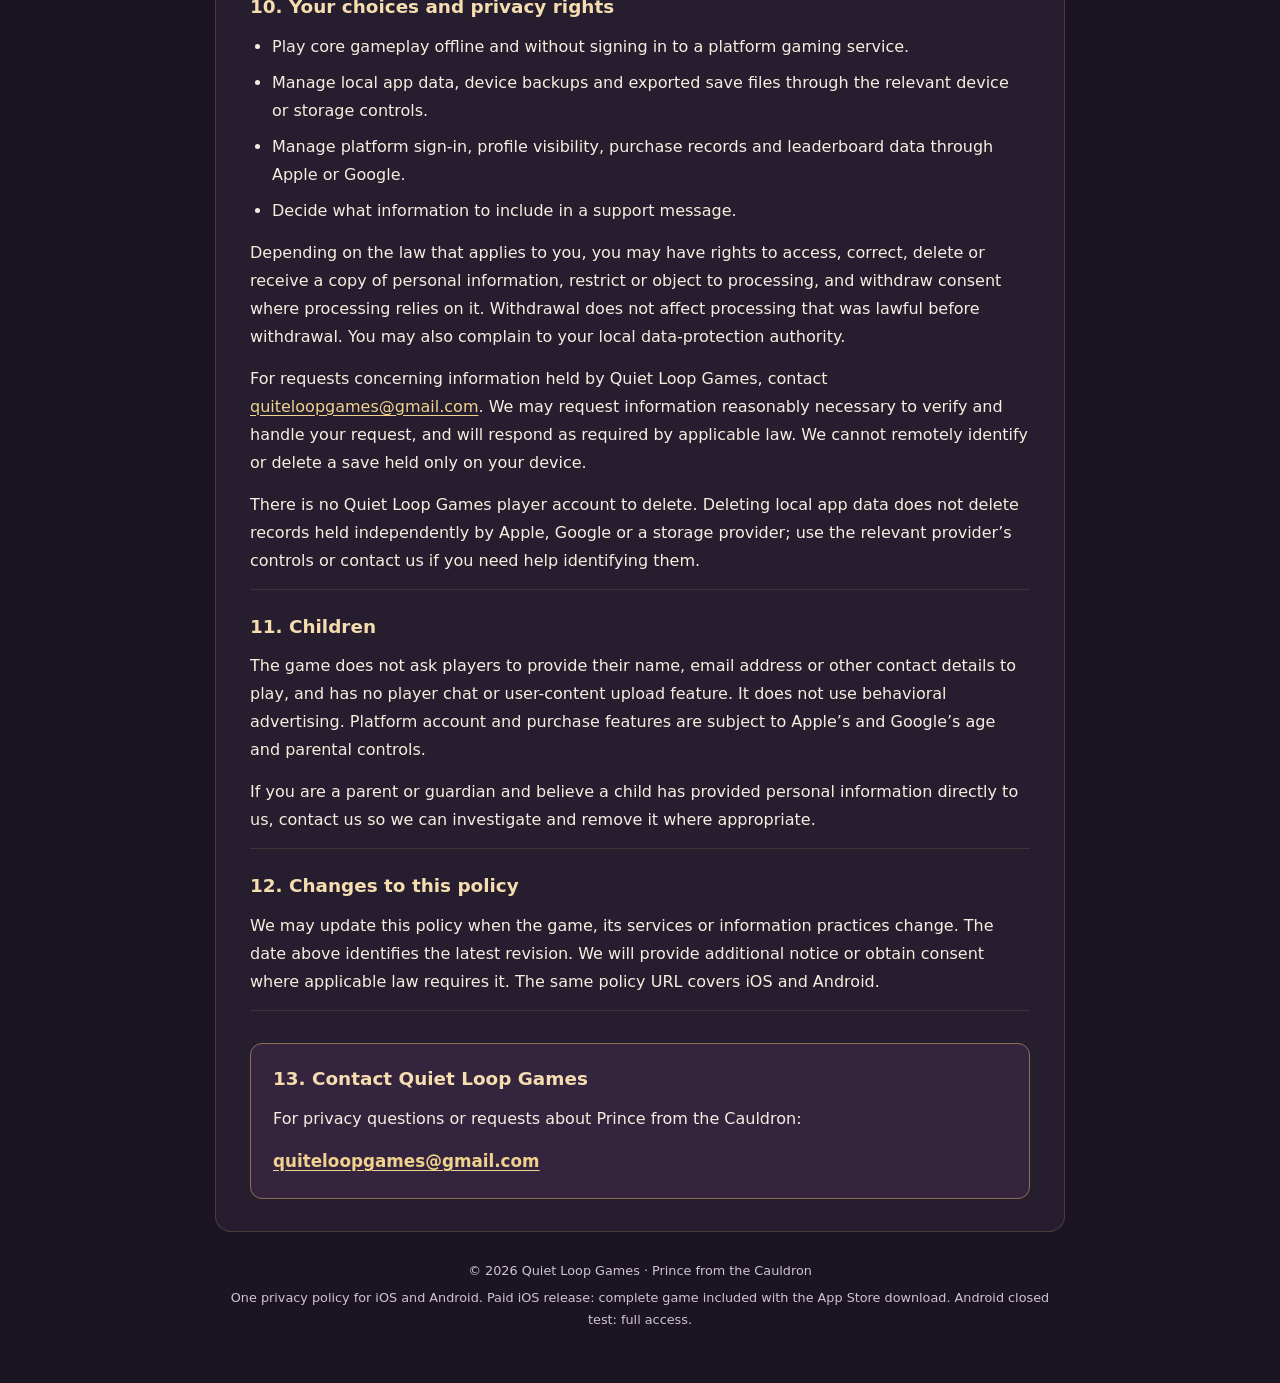
<file: prince-from-the-cauldron/privacy/index.html>
<!doctype html>
<html lang="en">
<head>
  <meta charset="utf-8">
  <meta name="viewport" content="width=device-width, initial-scale=1">
  <meta name="theme-color" content="#1b1423">
  <meta name="description" content="Privacy Policy for Prince from the Cauldron on iOS and Android by Quiet Loop Games. An upfront paid iOS game with complete content, no ads, local progress and optional platform services.">
  <link rel="canonical" href="https://quietloopgames.github.io/prince-from-the-cauldron/privacy/">
  <title>Prince from the Cauldron — Privacy Policy</title>
  <style>
    :root{color-scheme:dark;--bg:#1b1423;--panel:#281c32;--ink:#f6eedf;--muted:#d2c3d3;--gold:#f0d28f;--line:#8b7154;font-family:system-ui,-apple-system,BlinkMacSystemFont,"Segoe UI",sans-serif;font-synthesis:none}
    *{box-sizing:border-box}html{scroll-behavior:smooth;scroll-padding-top:20px}body{margin:0;background:radial-gradient(ellipse at 15% 0,#49304f 0,transparent 42rem),radial-gradient(ellipse at 100% 30%,#123b3533 0,transparent 35rem),var(--bg);color:var(--ink);line-height:1.75}
    a{color:var(--gold);text-underline-offset:.2em;overflow-wrap:anywhere}a:hover{color:#fff1ca}a:focus-visible{outline:3px solid #9ce7cc;outline-offset:5px;border-radius:3px}.skip{position:absolute;top:8px;left:16px;transform:translateY(-170%);padding:8px 14px;background:var(--panel);z-index:2}.skip:focus{transform:translateY(0)}
    main{width:min(850px,calc(100% - 32px));margin:auto;padding:32px 0 48px}.top{display:flex;justify-content:space-between;align-items:center;gap:16px;margin-bottom:24px}.studio{font-size:.74rem;letter-spacing:.16em;font-weight:750;text-decoration:none}.platform{color:var(--muted);font-size:.8rem;white-space:nowrap}
    header{padding:32px 34px;border:1px solid var(--line);border-radius:18px;background:linear-gradient(135deg,#39253f,#211a2c);box-shadow:inset 0 0 0 5px #f0d28f08}.game{font-family:Georgia,"Times New Roman",serif;font-size:clamp(1.2rem,4.5vw,1.65rem);color:var(--gold);margin:0 0 16px;line-height:1.4}h1{font-family:Georgia,"Times New Roman",serif;font-size:clamp(2.1rem,7vw,3.5rem);font-weight:500;line-height:1.1;margin:0 0 18px;letter-spacing:-.02em}header p{margin:8px 0;color:var(--muted)}.meta{font-size:.84rem}.summary{display:grid;grid-template-columns:repeat(3,1fr);gap:12px;margin:18px 0}.summary p{margin:0;padding:16px;border:1px solid #8b715460;border-radius:12px;background:#231b2b;color:var(--muted);font-size:.88rem}.summary strong{display:block;color:var(--gold);margin-bottom:3px}
    nav{display:flex;flex-wrap:wrap;gap:6px 20px;padding:10px 4px 24px;font-size:.88rem}article{padding:4px 34px 32px;border:1px solid #8b715460;border-radius:16px;background:#261d2e}section{padding-top:24px}section+section{margin-top:8px;border-top:1px solid #8b715440}h2{color:#f5ddb0;font-size:1.15rem;line-height:1.45;margin:0 0 12px}p,ul{margin:0 0 14px}ul{padding-left:22px}li{margin-bottom:8px}.note{padding:15px 18px;border-left:3px solid #8bceb7;background:#19372d80;border-radius:0 8px 8px 0}.contact{margin-top:8px;padding:22px;border:1px solid var(--line);border-radius:12px;background:#35243d}.email{font-size:1.05rem;font-weight:700}footer{font-size:.8rem;color:var(--muted);text-align:center;padding:24px 0 0}footer p{margin:4px 0}
    @media(max-width:560px){main{padding-top:20px}.top{align-items:flex-start}.studio{font-size:.65rem;letter-spacing:.11em}.platform{font-size:.72rem}header{padding:26px 22px}.summary{grid-template-columns:1fr;gap:8px}.summary p{padding:12px 16px}.summary strong{display:inline;margin-right:6px}article{padding:0 22px 26px}.contact{padding:18px}}
    @media(prefers-reduced-motion:reduce){html{scroll-behavior:auto}}
    @media print{:root{color-scheme:light}body{background:#fff;color:#111}main{width:100%;padding:0}header,article,.summary p,.contact{background:#fff;border-color:#777;box-shadow:none}h1,h2,a,.game,.summary strong,header p,.summary p,footer,.platform{color:#111}nav,.skip{display:none}.note{background:#fff;border-color:#777}section{break-inside:avoid}}
  </style>
</head>
<body>
<a class="skip" href="#content">Skip to policy</a>
<main>
  <div class="top"><a class="studio" href="https://quietloopgames.github.io/">QUIET LOOP GAMES</a><span class="platform">iOS &amp; Android</span></div>
  <header>
    <p class="game">Prince from the Cauldron</p>
    <h1>Privacy Policy</h1>
    <p>How information is handled while you brew, discover and collect.</p>
    <p class="meta">Effective and last updated: <time datetime="2026-11-12">November 12, 2026</time></p>
  </header>
  <div class="summary" aria-label="Privacy at a glance">
    <p><strong>No advertising.</strong>No ad networks or advertising tracking.</p>
    <p><strong>Local progress.</strong>Your saved book stays on your device unless you choose a backup or optional platform feature.</p>
    <p><strong>Complete paid iOS game.</strong>One upfront App Store purchase includes all 200 characters and 500 Little Finds to discover through play. Android closed testing provides full access.</p>
  </div>
  <nav aria-label="Policy topics">
    <a href="#local">Saved progress</a><a href="#platforms">Platform services</a><a href="#choices">Your choices</a><a href="#contact">Contact</a>
  </nav>
  <article id="content">
    <section id="scope">
      <h2>1. About this policy</h2>
      <p>Quiet Loop Games (“we”, “us” or “our”) develops and publishes Prince from the Cauldron. This policy applies to the installed iOS and Android versions of the game. Quiet Loop Games is responsible for personal information that we handle for the purposes described here. Contact us at <a href="mailto:quiteloopgames@gmail.com">quiteloopgames@gmail.com</a>.</p>
      <p>You do not need a Quiet Loop Games account to play. Core gameplay works offline. Features may differ between platforms and releases; optional platform services described below process information only when those features are available and you use them.</p>
    </section>
    <section id="ads">
      <h2>2. Complete game and advertising policy</h2>
      <p>The paid iOS release, version 1.0.1 (build 6), includes the complete game with the upfront App Store download purchase. All 200 main characters and 500 Little Finds can be discovered through normal play. This release has no free-trial discovery limit or additional in-app purchase.</p>
      <p>Ingredients and the final royal recipe follow the normal gameplay progression. Updating an existing installation to the paid iOS build preserves its saved discoveries, coins and preferences.</p>
      <p>Current Android closed-test builds provide full access without discovery limits or purchases. The paid iOS build also provides full gameplay access in TestFlight without an in-app transaction.</p>
      <p>The paid iOS release has no advertisements, subscriptions or in-app purchases. In-game coins are earned through play and spent on hints; they are not sold for real money.</p>
      <p>We do not integrate advertising networks, request advertising identifiers or use third-party analytics or tracking SDKs in the game. We do not sell personal information or share it for cross-app advertising. We do not build advertising profiles or track your activity across other companies’ apps and websites.</p>
    </section>
    <section id="local">
      <h2>3. Progress and settings stored on your device</h2>
      <p>The game stores information needed to continue your game, including:</p>
      <ul>
        <li>Discovered characters and Little Finds, attempted mixtures, recipe history and earned achievements.</li>
        <li>Your brew total, other gameplay statistics, in-game coin balance and hint progress.</li>
        <li>A randomly generated save identifier and the information used to preserve your personal game outcome.</li>
        <li>Sound, music, ambience, tutorial and other game preferences.</li>
      </ul>
      <p>These records are stored in the app’s local storage. They are not routinely uploaded to a Quiet Loop Games server. The random save identifier is used for your saved game, not advertising.</p>
      <p>Clearing app data or deleting the app can remove local progress. Reinstalling the app does not itself restore your saved book. Device backups or files you exported may remain after the local copy is removed.</p>
    </section>
    <section id="backups">
      <h2>4. Backups and selected save files</h2>
      <p>Your operating system may back up or transfer app data according to your Apple, Google and device settings. Apple or Google operates that service; Quiet Loop Games does not operate a separate mobile cloud-save service.</p>
      <p>If your version offers Export Save or Restore Save, these features use the system file picker to write or read a save file that you select. We do not upload that file to our servers. Choosing a cloud-storage location may send the file to the provider you select under that provider’s terms and privacy policy.</p>
      <p>An exported save contains your game progress and random save identifier. Keep it in a location you trust, and delete unwanted copies separately from your app data. The file picker does not give the game general access to your other files.</p>
    </section>
    <section id="platforms">
      <h2>5. Optional leaderboards and achievements</h2>
      <p>If your release offers platform leaderboards or achievements and you choose to connect, those features use Apple Game Center on iOS or Google Play Games on Android. Core gameplay does not require that sign-in.</p>
      <p>The platform may process your player identifier, gaming profile, display name, avatar where available, cumulative “Most Brews” score and earned achievements to provide rankings and achievement records. Your leaderboard entry and gaming profile may be visible to other players according to the platform’s settings.</p>
      <p>In the current iOS build, the game-scoped Game Center player identifier and display name are used only on the device. They are not sent to a Quiet Loop Games server or an independent analytics service. Apple processes Game Center scores and achievement records under its own privacy policy.</p>
      <p>A repeat brew can increase your cumulative score while brewing is available; the score is not a record of your payment information. Platform leaderboard records are separate from your local saved game and are not a backup of your collections.</p>
      <p>You can manage the connection, profile visibility and platform records through Apple or Google account and gaming-service controls. No platform score is submitted by a release in which the online feature is not enabled.</p>
    </section>
    <section id="purchases">
      <h2>6. App Store purchase and store information</h2>
      <p>The paid iOS release is purchased through the App Store before downloading. Apple handles the store account, payment, licensing, and refund process. Playing the installed game does not require a Quiet Loop Games account. This release does not contain an in-app purchase or purchase-restoration screen.</p>
      <p>Quiet Loop Games does not receive your full payment-card or bank details. Stores may make sales, transaction and financial reports available to us as the developer. Earlier iOS trial builds used a StoreKit unlock and local entitlement status. Updating those builds preserves the local saved book and provides full access under the new paid-app model.</p>
      <p>Redownloading the app uses the relevant App Store account. Saved discoveries, hints and coins require the existing local game data or an available backup.</p>
      <p>Apple, Google and your device software may also process service, security or diagnostic information under their own policies and your account or device settings. This is separate from an in-game advertising or analytics SDK.</p>
    </section>
    <section id="support">
      <h2>7. Information you choose to send us</h2>
      <p>If you email us for support or a privacy request, we receive your email address and the contents and attachments you choose to send. For example, a save file or screenshot you send may contain game progress or other information visible in that file.</p>
      <p>We use this information to respond, investigate the reported problem, handle privacy requests and maintain necessary support records. Please include only information needed for your request. Our email provider, Google Gmail, processes correspondence to deliver and store those messages.</p>
    </section>
    <section id="providers">
      <h2>8. Permissions, providers and disclosures</h2>
      <p>Core gameplay does not request access to your contacts, camera, microphone, photos or precise location. Choosing an individual save file uses the system picker rather than broad file access. Optional platform services, store operations or opening an external policy page may require an internet connection.</p>
      <p>The relevant providers process information under their own policies:</p>
      <ul>
        <li><a href="https://www.apple.com/legal/privacy/">Apple Privacy Policy</a> — App Store, Game Center and Apple device services.</li>
        <li><a href="https://policies.google.com/privacy">Google Privacy Policy</a> — Google Play, Play Games, Google device services and Gmail support correspondence.</li>
        <li><a href="https://docs.github.com/en/site-policy/privacy-policies/github-general-privacy-statement">GitHub Privacy Statement</a> — hosting for this privacy-policy page.</li>
      </ul>
      <p>Visiting this page may generate standard hosting logs, such as your IP address and browser information, handled by GitHub Pages. We have not added analytics scripts, advertising or tracking cookies to this page.</p>
      <p>We may disclose information we hold where reasonably necessary to comply with law, respond to a valid legal request, protect rights and security, or resolve misuse. We do not use support correspondence for advertising.</p>
    </section>
    <section id="retention">
      <h2>9. Retention, legal grounds and security</h2>
      <p>Local game records remain until removed or replaced on your device. You control exported copies and available device backups. Store, gaming-service and hosting records follow the relevant provider’s retention policies and account controls.</p>
      <p>We retain support correspondence only as long as reasonably needed to resolve your request, keep necessary support records and meet legal obligations. When it is no longer needed for those purposes, we delete it or remove identifying information.</p>
      <p>Where applicable data-protection law requires a legal basis, we process support information to provide requested assistance and for our legitimate interests in maintaining and securing the game and resolving inquiries. We rely on legal obligations where retention or disclosure is required by law, and on consent where consent is required for an optional feature. Providers explain the grounds for their own processing in their policies.</p>
      <p>Providers may process information outside your country, including in the United States. Their policies describe relevant international-transfer safeguards. We use available device and service protections and limit access to information to the purposes described here. No storage or transmission method is completely secure.</p>
    </section>
    <section id="choices">
      <h2>10. Your choices and privacy rights</h2>
      <ul>
        <li>Play core gameplay offline and without signing in to a platform gaming service.</li>
        <li>Manage local app data, device backups and exported save files through the relevant device or storage controls.</li>
        <li>Manage platform sign-in, profile visibility, purchase records and leaderboard data through Apple or Google.</li>
        <li>Decide what information to include in a support message.</li>
      </ul>
      <p>Depending on the law that applies to you, you may have rights to access, correct, delete or receive a copy of personal information, restrict or object to processing, and withdraw consent where processing relies on it. Withdrawal does not affect processing that was lawful before withdrawal. You may also complain to your local data-protection authority.</p>
      <p>For requests concerning information held by Quiet Loop Games, contact <a href="mailto:quiteloopgames@gmail.com?subject=Prince%20from%20the%20Cauldron%20Privacy%20Request">quiteloopgames@gmail.com</a>. We may request information reasonably necessary to verify and handle your request, and will respond as required by applicable law. We cannot remotely identify or delete a save held only on your device.</p>
      <p>There is no Quiet Loop Games player account to delete. Deleting local app data does not delete records held independently by Apple, Google or a storage provider; use the relevant provider’s controls or contact us if you need help identifying them.</p>
    </section>
    <section id="children">
      <h2>11. Children</h2>
      <p>The game does not ask players to provide their name, email address or other contact details to play, and has no player chat or user-content upload feature. It does not use behavioral advertising. Platform account and purchase features are subject to Apple’s and Google’s age and parental controls.</p>
      <p>If you are a parent or guardian and believe a child has provided personal information directly to us, contact us so we can investigate and remove it where appropriate.</p>
    </section>
    <section id="changes">
      <h2>12. Changes to this policy</h2>
      <p>We may update this policy when the game, its services or information practices change. The date above identifies the latest revision. We will provide additional notice or obtain consent where applicable law requires it. The same policy URL covers iOS and Android.</p>
    </section>
    <section id="contact">
      <div class="contact">
        <h2>13. Contact Quiet Loop Games</h2>
        <p>For privacy questions or requests about Prince from the Cauldron:</p>
        <a class="email" href="mailto:quiteloopgames@gmail.com?subject=Prince%20from%20the%20Cauldron%20Privacy%20Request">quiteloopgames@gmail.com</a>
      </div>
    </section>
  </article>
  <footer>
    <p>© 2026 Quiet Loop Games · Prince from the Cauldron</p>
    <p>One privacy policy for iOS and Android. Paid iOS release: complete game included with the App Store download. Android closed test: full access.</p>
  </footer>
</main>
</body>
</html>
</file>
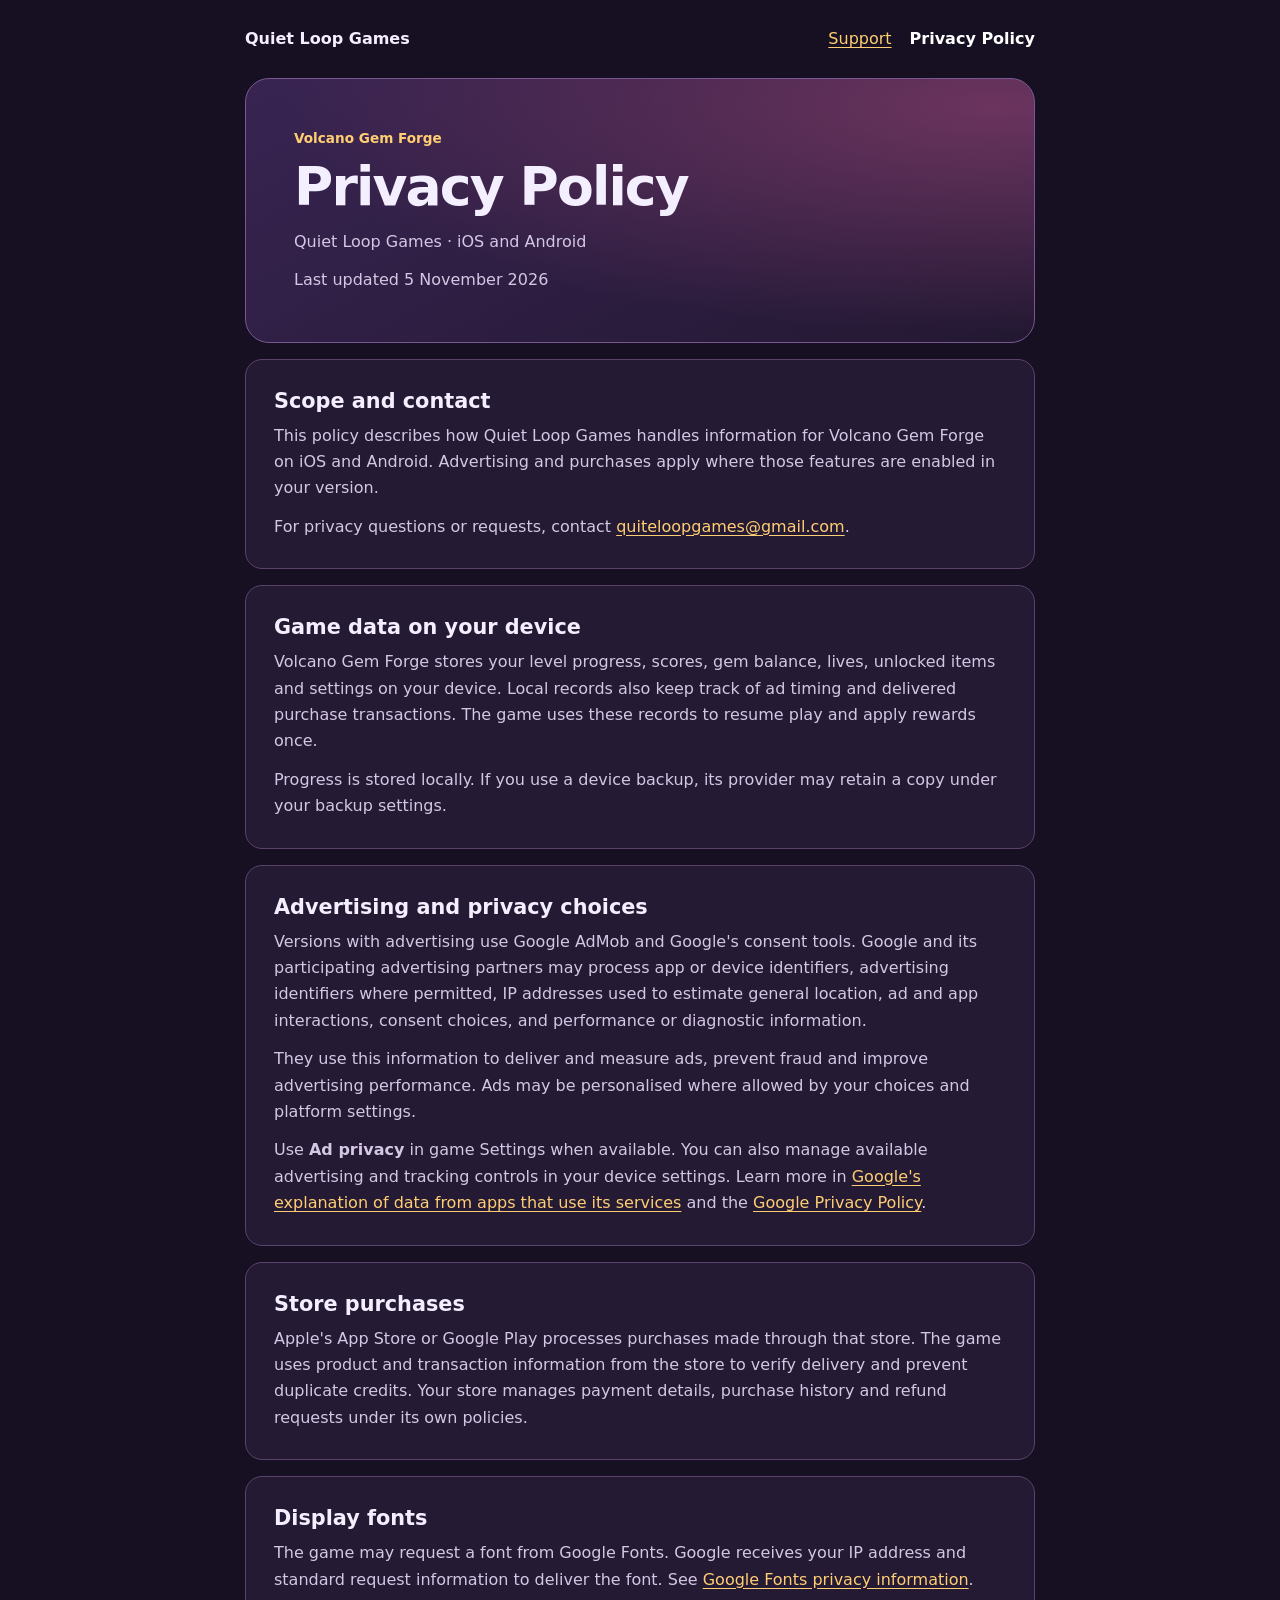
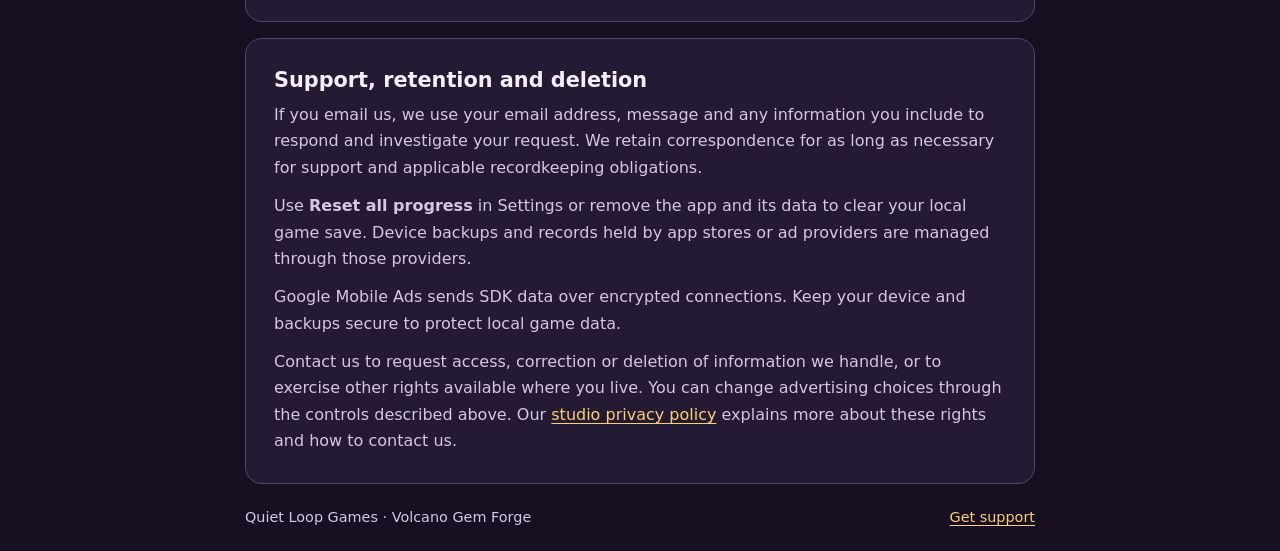
<file: volcano-gem-forge/privacy/index.html>
<!doctype html>
<html lang="en">
<head>
  <meta charset="utf-8">
  <meta name="viewport" content="width=device-width, initial-scale=1">
  <meta name="theme-color" content="#171022">
  <link rel="canonical" href="https://quietloopgames.github.io/volcano-gem-forge/privacy/">
  <link rel="stylesheet" href="../style.css">
  <title>Privacy Policy | Volcano Gem Forge</title>
</head>
<body>
  <div class="wrap">
    <header>
      <a class="brand" href="https://quietloopgames.github.io/">Quiet Loop Games</a>
      <nav aria-label="Volcano Gem Forge information">
        <a href="../support/">Support</a>
        <a href="../privacy/" aria-current="page">Privacy Policy</a>
      </nav>
    </header>
    <main>
      <div class="hero">
        <p class="tag">Volcano Gem Forge</p>
        <h1>Privacy Policy</h1>
        <p>Quiet Loop Games · iOS and Android</p><p>Last updated 5 November 2026</p>
      </div>
      <section class="panel" aria-labelledby="scope">
        <h2 id="scope">Scope and contact</h2>
        <p>This policy describes how Quiet Loop Games handles information for Volcano Gem Forge on iOS and Android. Advertising and purchases apply where those features are enabled in your version.</p>
        <p>For privacy questions or requests, contact <a href="mailto:quiteloopgames@gmail.com?subject=Volcano%20Gem%20Forge%20Privacy">quiteloopgames@gmail.com</a>.</p>
      </section>
      <section class="panel" aria-labelledby="game-data">
        <h2 id="game-data">Game data on your device</h2>
        <p>Volcano Gem Forge stores your level progress, scores, gem balance, lives, unlocked items and settings on your device. Local records also keep track of ad timing and delivered purchase transactions. The game uses these records to resume play and apply rewards once.</p>
        <p>Progress is stored locally. If you use a device backup, its provider may retain a copy under your backup settings.</p>
      </section>
      <section class="panel" aria-labelledby="ads">
        <h2 id="ads">Advertising and privacy choices</h2>
        <p>Versions with advertising use Google AdMob and Google's consent tools. Google and its participating advertising partners may process app or device identifiers, advertising identifiers where permitted, IP addresses used to estimate general location, ad and app interactions, consent choices, and performance or diagnostic information.</p>
        <p>They use this information to deliver and measure ads, prevent fraud and improve advertising performance. Ads may be personalised where allowed by your choices and platform settings.</p>
        <p>Use <strong>Ad privacy</strong> in game Settings when available. You can also manage available advertising and tracking controls in your device settings. Learn more in <a href="https://policies.google.com/technologies/partner-sites">Google's explanation of data from apps that use its services</a> and the <a href="https://policies.google.com/privacy">Google Privacy Policy</a>.</p>
      </section>
      <section class="panel" aria-labelledby="purchases">
        <h2 id="purchases">Store purchases</h2>
        <p>Apple's App Store or Google Play processes purchases made through that store. The game uses product and transaction information from the store to verify delivery and prevent duplicate credits. Your store manages payment details, purchase history and refund requests under its own policies.</p>
      </section>
      <section class="panel" aria-labelledby="fonts">
        <h2 id="fonts">Display fonts</h2>
        <p>The game may request a font from Google Fonts. Google receives your IP address and standard request information to deliver the font. See <a href="https://developers.google.com/fonts/faq/privacy">Google Fonts privacy information</a>.</p>
      </section>
      <section class="panel" aria-labelledby="retention">
        <h2 id="retention">Support, retention and deletion</h2>
        <p>If you email us, we use your email address, message and any information you include to respond and investigate your request. We retain correspondence for as long as necessary for support and applicable recordkeeping obligations.</p>
        <p>Use <strong>Reset all progress</strong> in Settings or remove the app and its data to clear your local game save. Device backups and records held by app stores or ad providers are managed through those providers.</p>
        <p>Google Mobile Ads sends SDK data over encrypted connections. Keep your device and backups secure to protect local game data.</p>
        <p>Contact us to request access, correction or deletion of information we handle, or to exercise other rights available where you live. You can change advertising choices through the controls described above. Our <a href="../../privacy/">studio privacy policy</a> explains more about these rights and how to contact us.</p>
      </section>
    </main>
    <footer><span>Quiet Loop Games · Volcano Gem Forge</span><a href="../support/">Get support</a></footer>
  </div>
</body>
</html>
</file>
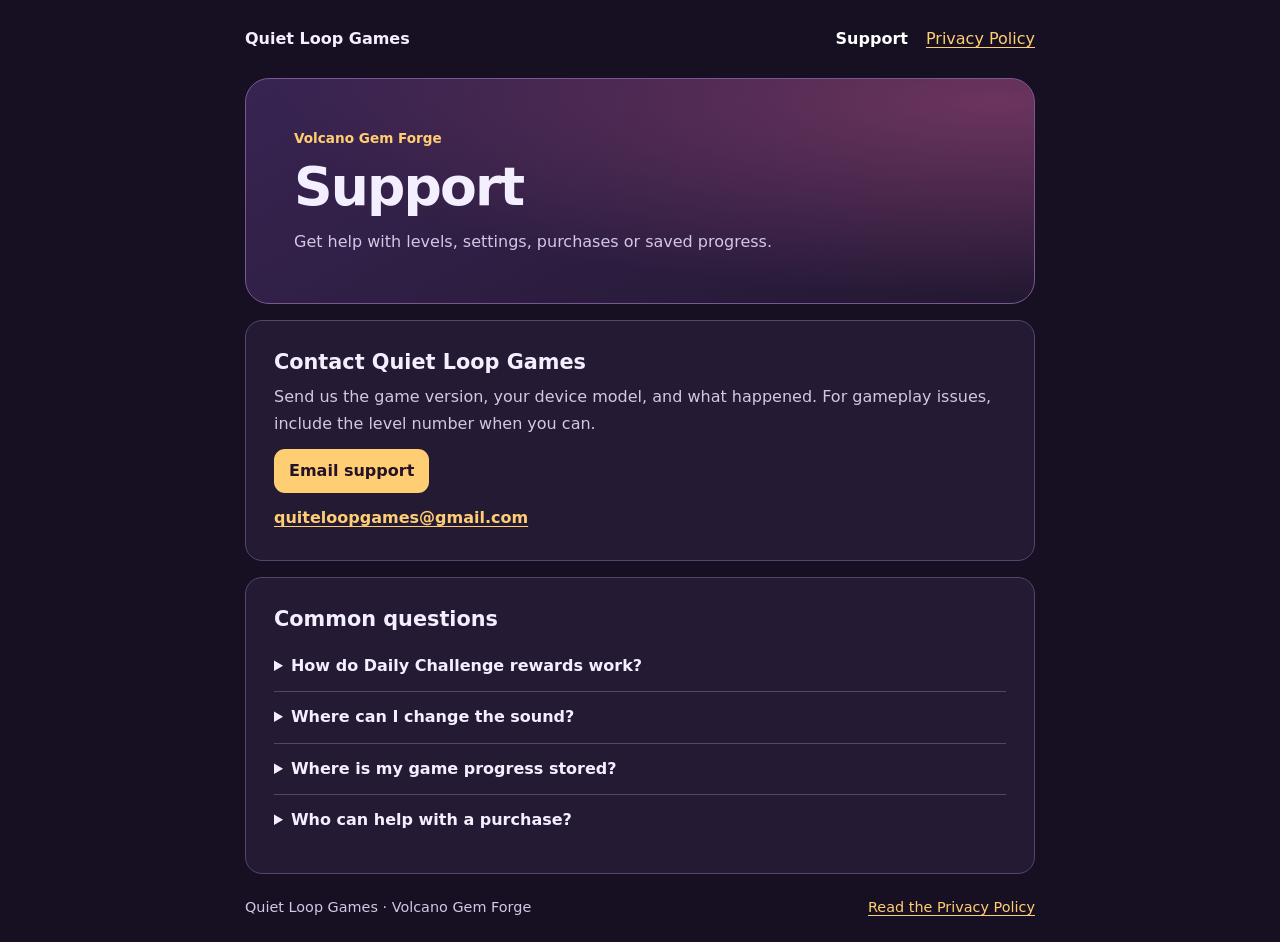
<file: volcano-gem-forge/support/index.html>
<!doctype html>
<html lang="en">
<head>
  <meta charset="utf-8">
  <meta name="viewport" content="width=device-width, initial-scale=1">
  <meta name="theme-color" content="#171022">
  <link rel="canonical" href="https://quietloopgames.github.io/volcano-gem-forge/support/">
  <link rel="stylesheet" href="../style.css">
  <title>Support | Volcano Gem Forge</title>
</head>
<body>
  <div class="wrap">
    <header>
      <a class="brand" href="https://quietloopgames.github.io/">Quiet Loop Games</a>
      <nav aria-label="Volcano Gem Forge information">
        <a href="../support/" aria-current="page">Support</a>
        <a href="../privacy/">Privacy Policy</a>
      </nav>
    </header>
    <main>
      <div class="hero">
        <p class="tag">Volcano Gem Forge</p>
        <h1>Support</h1>
        <p>Get help with levels, settings, purchases or saved progress.</p>
      </div>
      <section class="panel" aria-labelledby="contact">
        <h2 id="contact">Contact Quiet Loop Games</h2>
        <p>Send us the game version, your device model, and what happened. For gameplay issues, include the level number when you can.</p>
        <p><a class="button" href="mailto:quiteloopgames@gmail.com?subject=Volcano%20Gem%20Forge%20Support">Email support</a></p>
        <p><a class="contact" href="mailto:quiteloopgames@gmail.com">quiteloopgames@gmail.com</a></p>
      </section>
      <section class="panel" aria-labelledby="common-questions">
        <h2 id="common-questions">Common questions</h2>
        <details>
          <summary>How do Daily Challenge rewards work?</summary>
          <p>Open Daily Challenge from the main menu. Your first victory each day earns 50 gems. Further wins that day earn the replay reward.</p>
        </details>
        <details>
          <summary>Where can I change the sound?</summary>
          <p>Open Settings to adjust music and effects. During a level, use Pause and open Sound settings.</p>
        </details>
        <details>
          <summary>Where is my game progress stored?</summary>
          <p>The game saves progress and settings on your device. Reset all progress clears the local game save.</p>
        </details>
        <details>
          <summary>Who can help with a purchase?</summary>
          <p>Email us for help with items in the game. Your app store manages payments and refunds.</p>
        </details>
      </section>
    </main>
    <footer><span>Quiet Loop Games · Volcano Gem Forge</span><a href="../privacy/">Read the Privacy Policy</a></footer>
  </div>
</body>
</html>
</file>
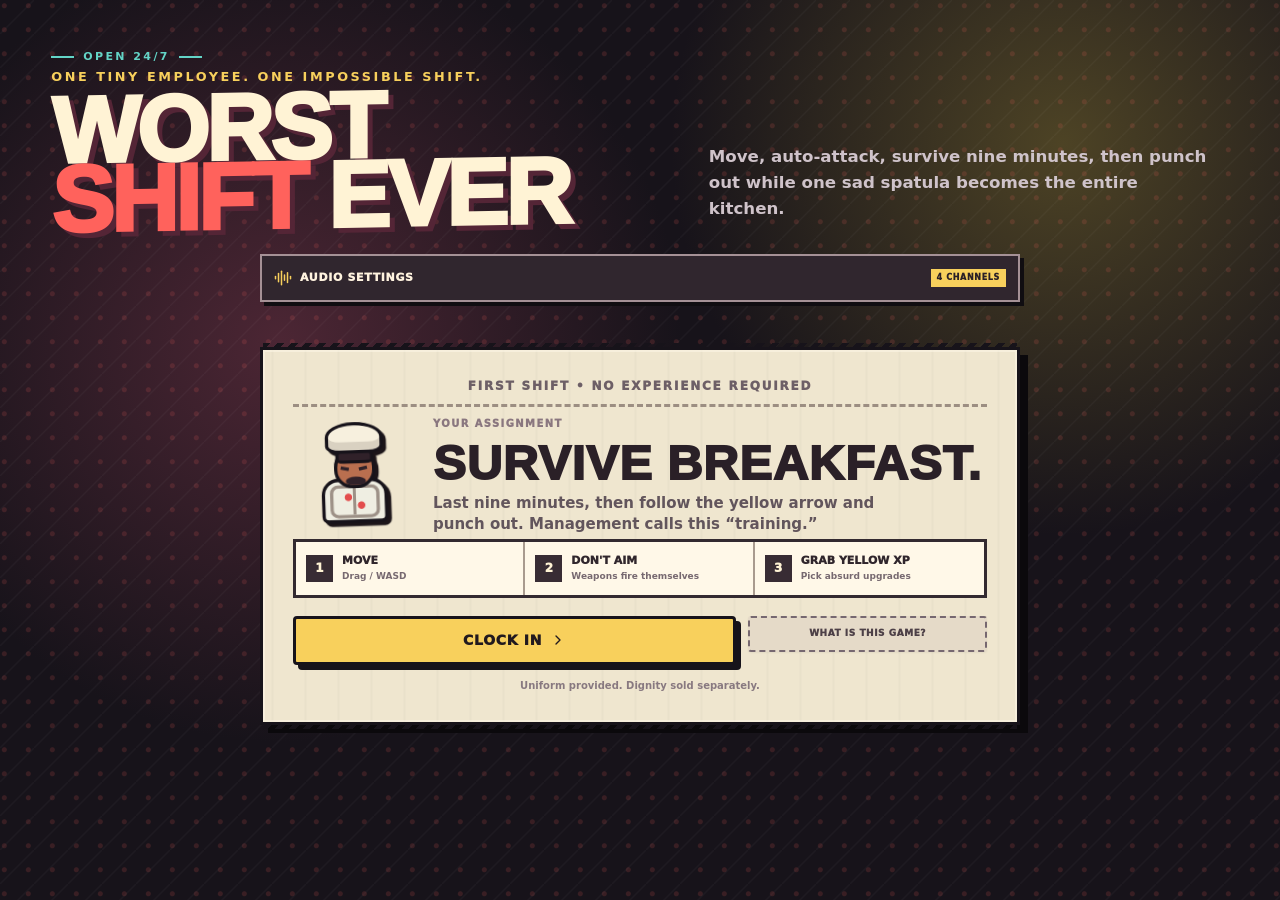
<file: worst-shift-ever/play/index.html>
<!doctype html>
<html lang="en" class="dark">
  <head>
    <meta charset="UTF-8" />
    <meta name="viewport" content="width=device-width, initial-scale=1, viewport-fit=cover" />
    <meta name="theme-color" content="#101015" />
    <title>Worst Shift Ever</title>
    <script type="module" crossorigin src="./assets/index-CN_7F3cF.js"></script>
    <link rel="stylesheet" crossorigin href="./assets/index-Bq8sS3d3.css">
  </head>
  <body class="antialiased">
    <div id="root"></div>
  </body>
</html>
</file>
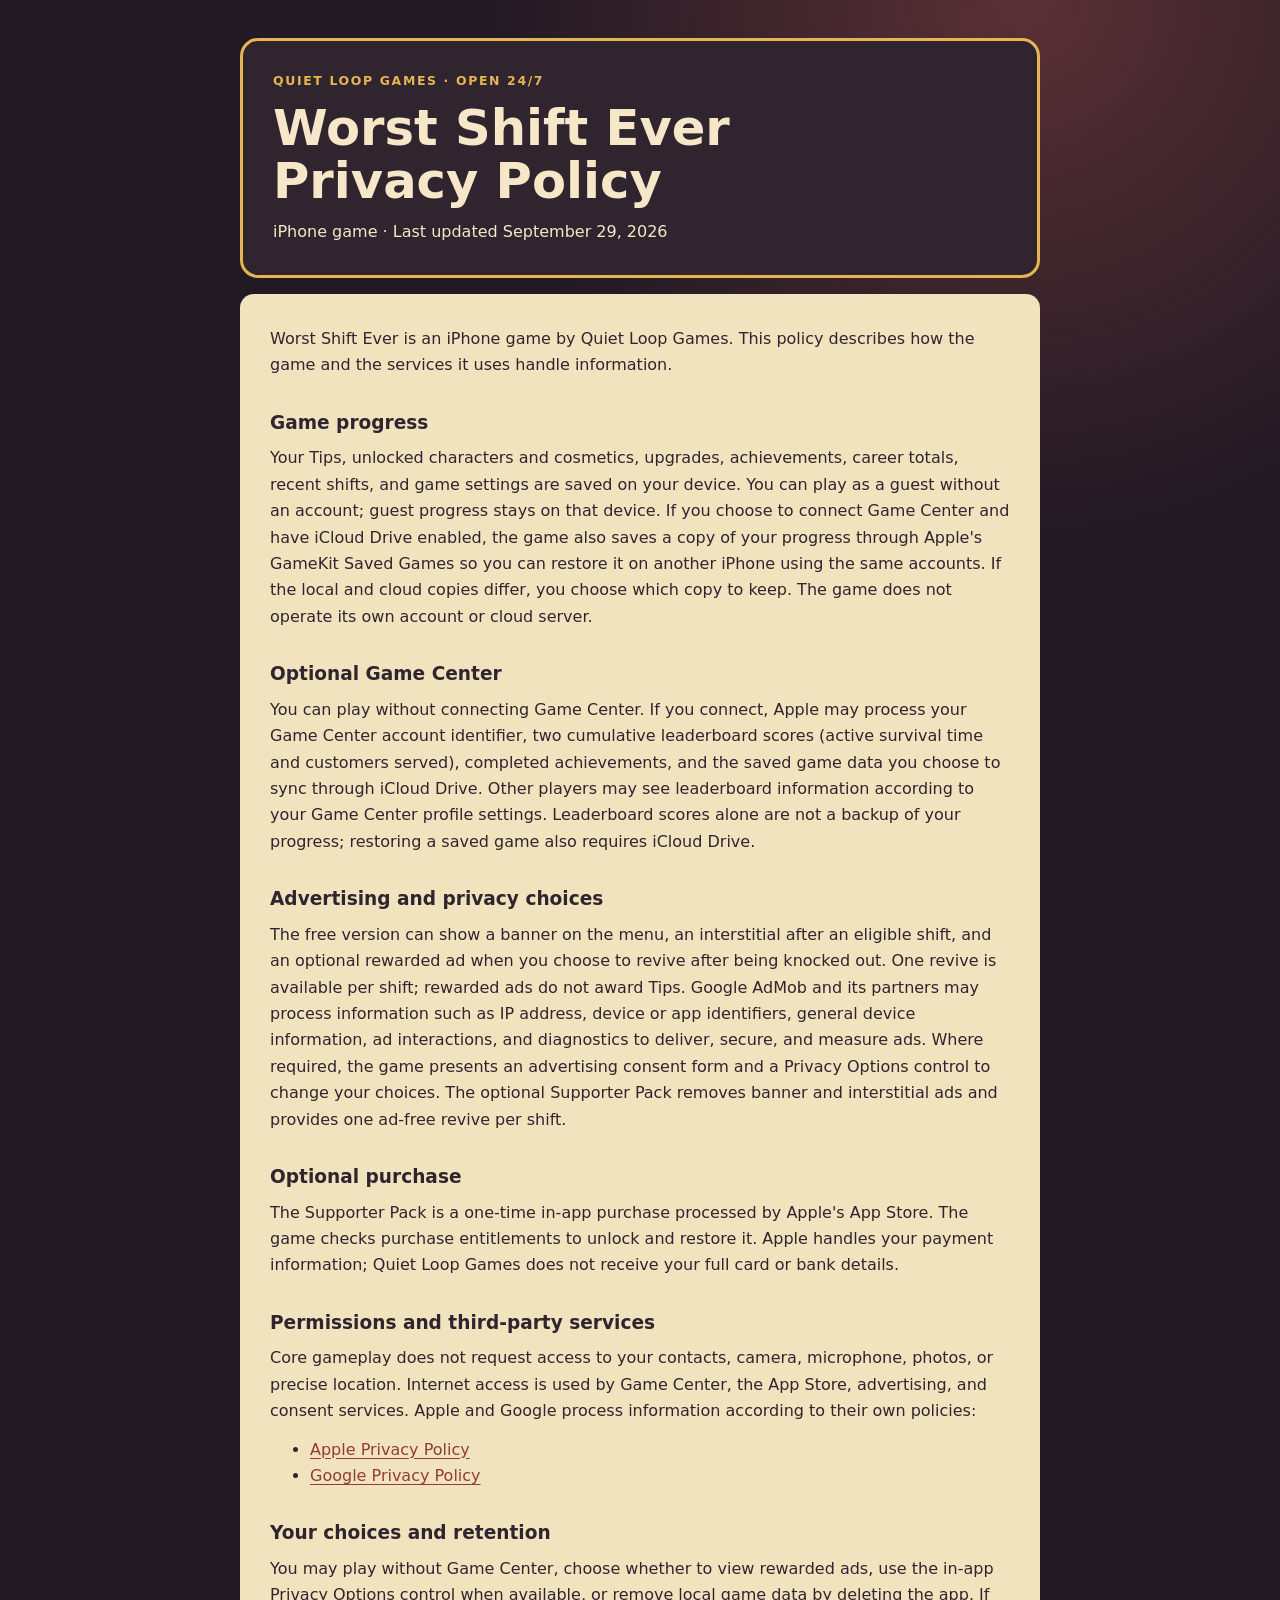
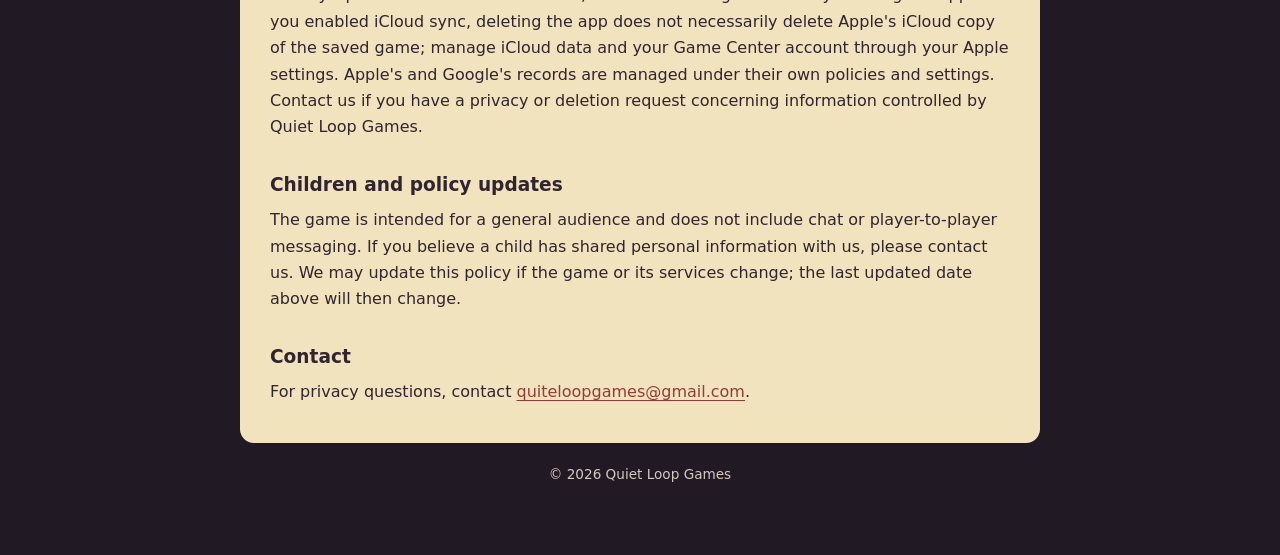
<file: worst-shift-ever/privacy/index.html>
<!doctype html>
<html lang="en">
<head>
  <meta charset="utf-8">
  <meta name="viewport" content="width=device-width, initial-scale=1">
  <meta name="description" content="Privacy Policy for Worst Shift Ever, an iPhone game by Quiet Loop Games.">
  <title>Worst Shift Ever Privacy Policy | Quiet Loop Games</title>
  <style>
    :root { color-scheme: dark; font-family: system-ui, -apple-system, BlinkMacSystemFont, "Segoe UI", sans-serif; background: #211923; color: #f5e7c7; }
    * { box-sizing: border-box; }
    body { margin: 0; line-height: 1.65; background: radial-gradient(circle at 80% 0%, #5a3035 0, transparent 34rem), #211923; }
    main { width: min(800px, calc(100% - 28px)); margin: auto; padding: 38px 0 70px; }
    header { border: 3px solid #e6b551; padding: 30px; border-radius: 18px; background: #30242f; }
    .tag { color: #e6b551; font-weight: 800; letter-spacing: .13em; font-size: .78rem; }
    h1 { line-height: 1.08; margin: 10px 0; font-size: clamp(2rem, 6vw, 3.1rem); }
    article { margin-top: 16px; border-radius: 14px; padding: 25px 30px; background: #f2e3bf; color: #30242f; }
    h2 { font-size: 1.16rem; margin: 29px 0 6px; }
    h2:first-child { margin-top: 0; }
    p, ul { margin: 7px 0 12px; }
    a { color: #923c37; text-underline-offset: .16em; }
    footer { font-size: .85rem; color: #d6c9c0; text-align: center; margin-top: 20px; }
    @media (max-width: 520px) { main { padding-top: 14px; } header, article { padding: 20px; } }
  </style>
</head>
<body>
  <main>
    <header>
      <div class="tag">QUIET LOOP GAMES · OPEN 24/7</div>
      <h1>Worst Shift Ever<br>Privacy Policy</h1>
      <div>iPhone game · Last updated September 29, 2026</div>
    </header>
    <article>
      <p>Worst Shift Ever is an iPhone game by Quiet Loop Games. This policy describes how the game and the services it uses handle information.</p>

      <h2>Game progress</h2>
      <p>Your Tips, unlocked characters and cosmetics, upgrades, achievements, career totals, recent shifts, and game settings are saved on your device. You can play as a guest without an account; guest progress stays on that device. If you choose to connect Game Center and have iCloud Drive enabled, the game also saves a copy of your progress through Apple's GameKit Saved Games so you can restore it on another iPhone using the same accounts. If the local and cloud copies differ, you choose which copy to keep. The game does not operate its own account or cloud server.</p>

      <h2>Optional Game Center</h2>
      <p>You can play without connecting Game Center. If you connect, Apple may process your Game Center account identifier, two cumulative leaderboard scores (active survival time and customers served), completed achievements, and the saved game data you choose to sync through iCloud Drive. Other players may see leaderboard information according to your Game Center profile settings. Leaderboard scores alone are not a backup of your progress; restoring a saved game also requires iCloud Drive.</p>

      <h2>Advertising and privacy choices</h2>
      <p>The free version can show a banner on the menu, an interstitial after an eligible shift, and an optional rewarded ad when you choose to revive after being knocked out. One revive is available per shift; rewarded ads do not award Tips. Google AdMob and its partners may process information such as IP address, device or app identifiers, general device information, ad interactions, and diagnostics to deliver, secure, and measure ads. Where required, the game presents an advertising consent form and a Privacy Options control to change your choices. The optional Supporter Pack removes banner and interstitial ads and provides one ad-free revive per shift.</p>

      <h2>Optional purchase</h2>
      <p>The Supporter Pack is a one-time in-app purchase processed by Apple's App Store. The game checks purchase entitlements to unlock and restore it. Apple handles your payment information; Quiet Loop Games does not receive your full card or bank details.</p>

      <h2>Permissions and third-party services</h2>
      <p>Core gameplay does not request access to your contacts, camera, microphone, photos, or precise location. Internet access is used by Game Center, the App Store, advertising, and consent services. Apple and Google process information according to their own policies:</p>
      <ul>
        <li><a href="https://www.apple.com/legal/privacy/">Apple Privacy Policy</a></li>
        <li><a href="https://policies.google.com/privacy">Google Privacy Policy</a></li>
      </ul>

      <h2>Your choices and retention</h2>
      <p>You may play without Game Center, choose whether to view rewarded ads, use the in-app Privacy Options control when available, or remove local game data by deleting the app. If you enabled iCloud sync, deleting the app does not necessarily delete Apple's iCloud copy of the saved game; manage iCloud data and your Game Center account through your Apple settings. Apple's and Google's records are managed under their own policies and settings. Contact us if you have a privacy or deletion request concerning information controlled by Quiet Loop Games.</p>

      <h2>Children and policy updates</h2>
      <p>The game is intended for a general audience and does not include chat or player-to-player messaging. If you believe a child has shared personal information with us, please contact us. We may update this policy if the game or its services change; the last updated date above will then change.</p>

      <h2>Contact</h2>
      <p>For privacy questions, contact <a href="mailto:quiteloopgames@gmail.com">quiteloopgames@gmail.com</a>.</p>
    </article>
    <footer>© 2026 Quiet Loop Games</footer>
  </main>
</body>
</html>
</file>
<file: volcano-gem-forge/style.css>
:root {
  color-scheme: dark;
  font: 16px/1.65 system-ui, -apple-system, BlinkMacSystemFont, "Segoe UI", sans-serif;
  color: #f4efff;
  background: #171022;
  --surface: #241a34;
  --line: #59436c;
  --muted: #d4c7e4;
  --accent: #ffce73;
}
* { box-sizing: border-box; }
body { margin: 0; }
a { color: var(--accent); text-underline-offset: .2em; overflow-wrap: anywhere; }
a:focus-visible { outline: 3px solid #ffda91; outline-offset: 4px; border-radius: 3px; }
.wrap { width: min(100% - 36px, 790px); margin: auto; }
header, footer { display: flex; flex-wrap: wrap; justify-content: space-between; align-items: center; gap: 12px 24px; padding: 22px 0; }
.brand { color: #f4efff; text-decoration: none; font-weight: 800; }
nav { display: flex; flex-wrap: wrap; gap: 6px 18px; }
nav a { padding: 4px 0; }
nav [aria-current] { color: #fff; text-decoration: none; font-weight: 700; }
.hero {
  padding: clamp(22px, 6vw, 48px);
  border: 1px solid #795891;
  border-radius: 24px;
  background: radial-gradient(ellipse at 95% 10%, #6b345e, transparent 68%), linear-gradient(150deg, #382452, #231832);
}
.tag { margin: 0; color: var(--accent); font-size: .85rem; font-weight: 800; }
h1 { margin: 7px 0 12px; font-size: clamp(2rem, 6vw, 3.35rem); line-height: 1.12; letter-spacing: -.035em; }
h2 { margin: 0 0 8px; font-size: 1.3rem; line-height: 1.3; }
p { margin: 0 0 12px; }
p:last-child { margin-bottom: 0; }
.hero p:not(.tag), .panel p, li { color: var(--muted); }
.panel { margin: 16px 0 0; padding: clamp(18px, 4vw, 28px); border: 1px solid var(--line); border-radius: 17px; background: var(--surface); }
.panel ul { margin: 8px 0 12px; padding-left: 23px; }
.panel li + li { margin-top: 6px; }
.panel details { padding: 12px 0; }
.panel details + details { border-top: 1px solid var(--line); }
.panel summary { cursor: pointer; font-weight: 700; }
.panel details p { margin: 8px 0 0; }
.button { display: inline-flex; min-height: 44px; align-items: center; padding: 9px 15px; border-radius: 11px; background: var(--accent); color: #241229; font-weight: 800; text-decoration: none; }
.contact { font-weight: 700; }
footer { color: var(--muted); font-size: .9rem; }
@media (max-width: 420px) {
  .wrap { width: calc(100% - 24px); }
  header, footer { padding: 15px 0; }
}
</file>
